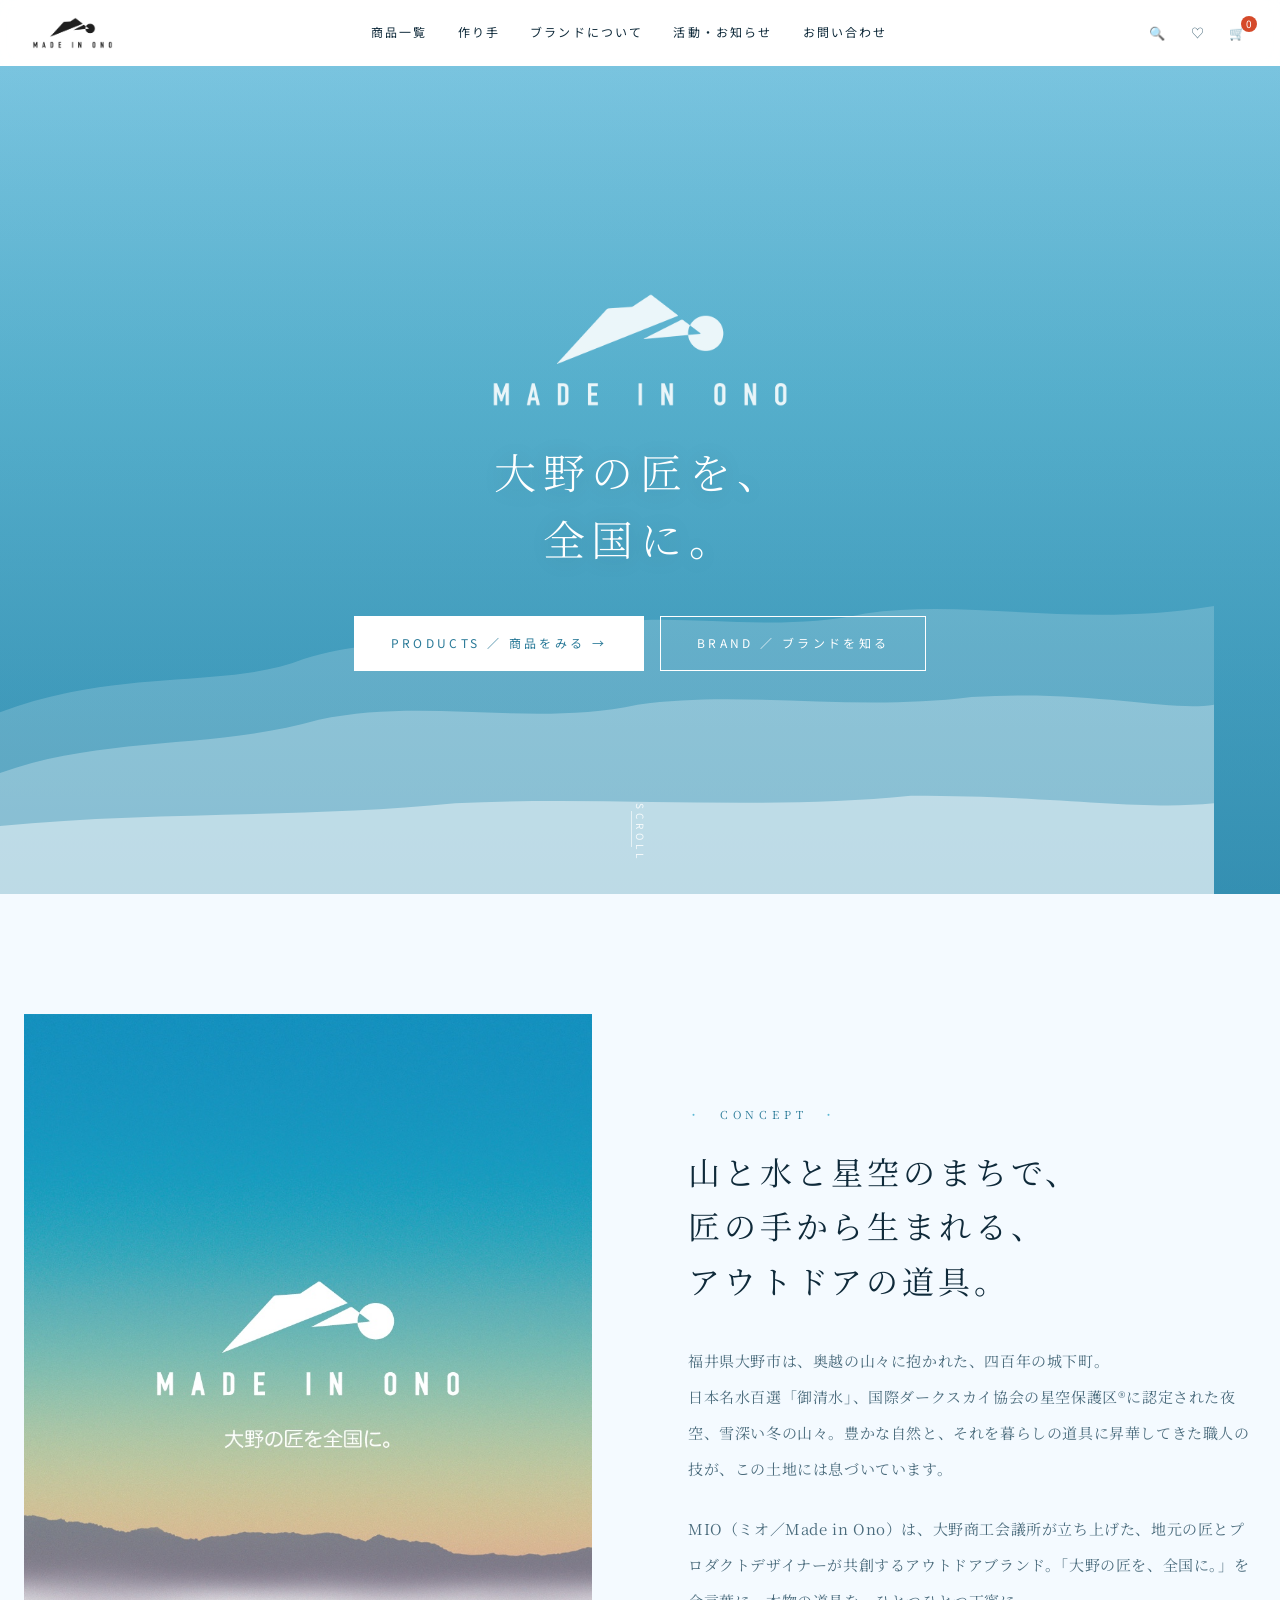
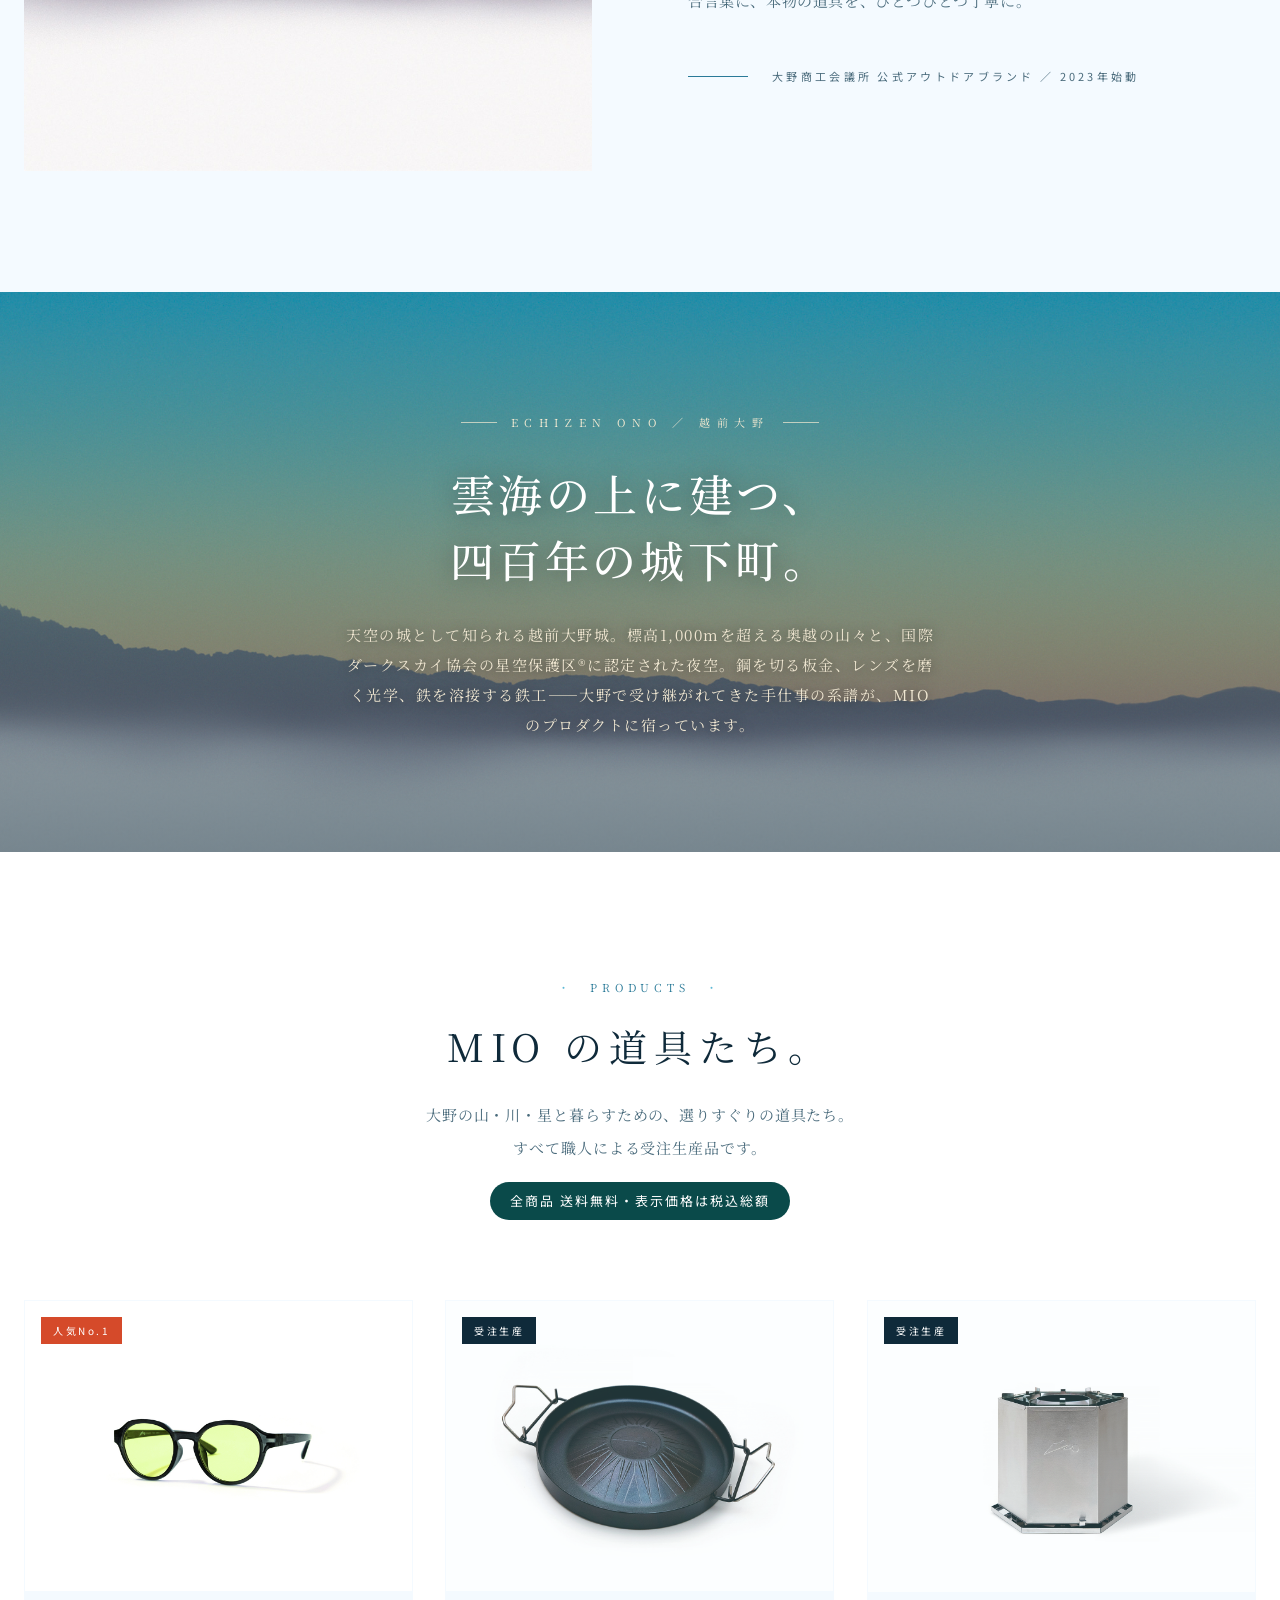
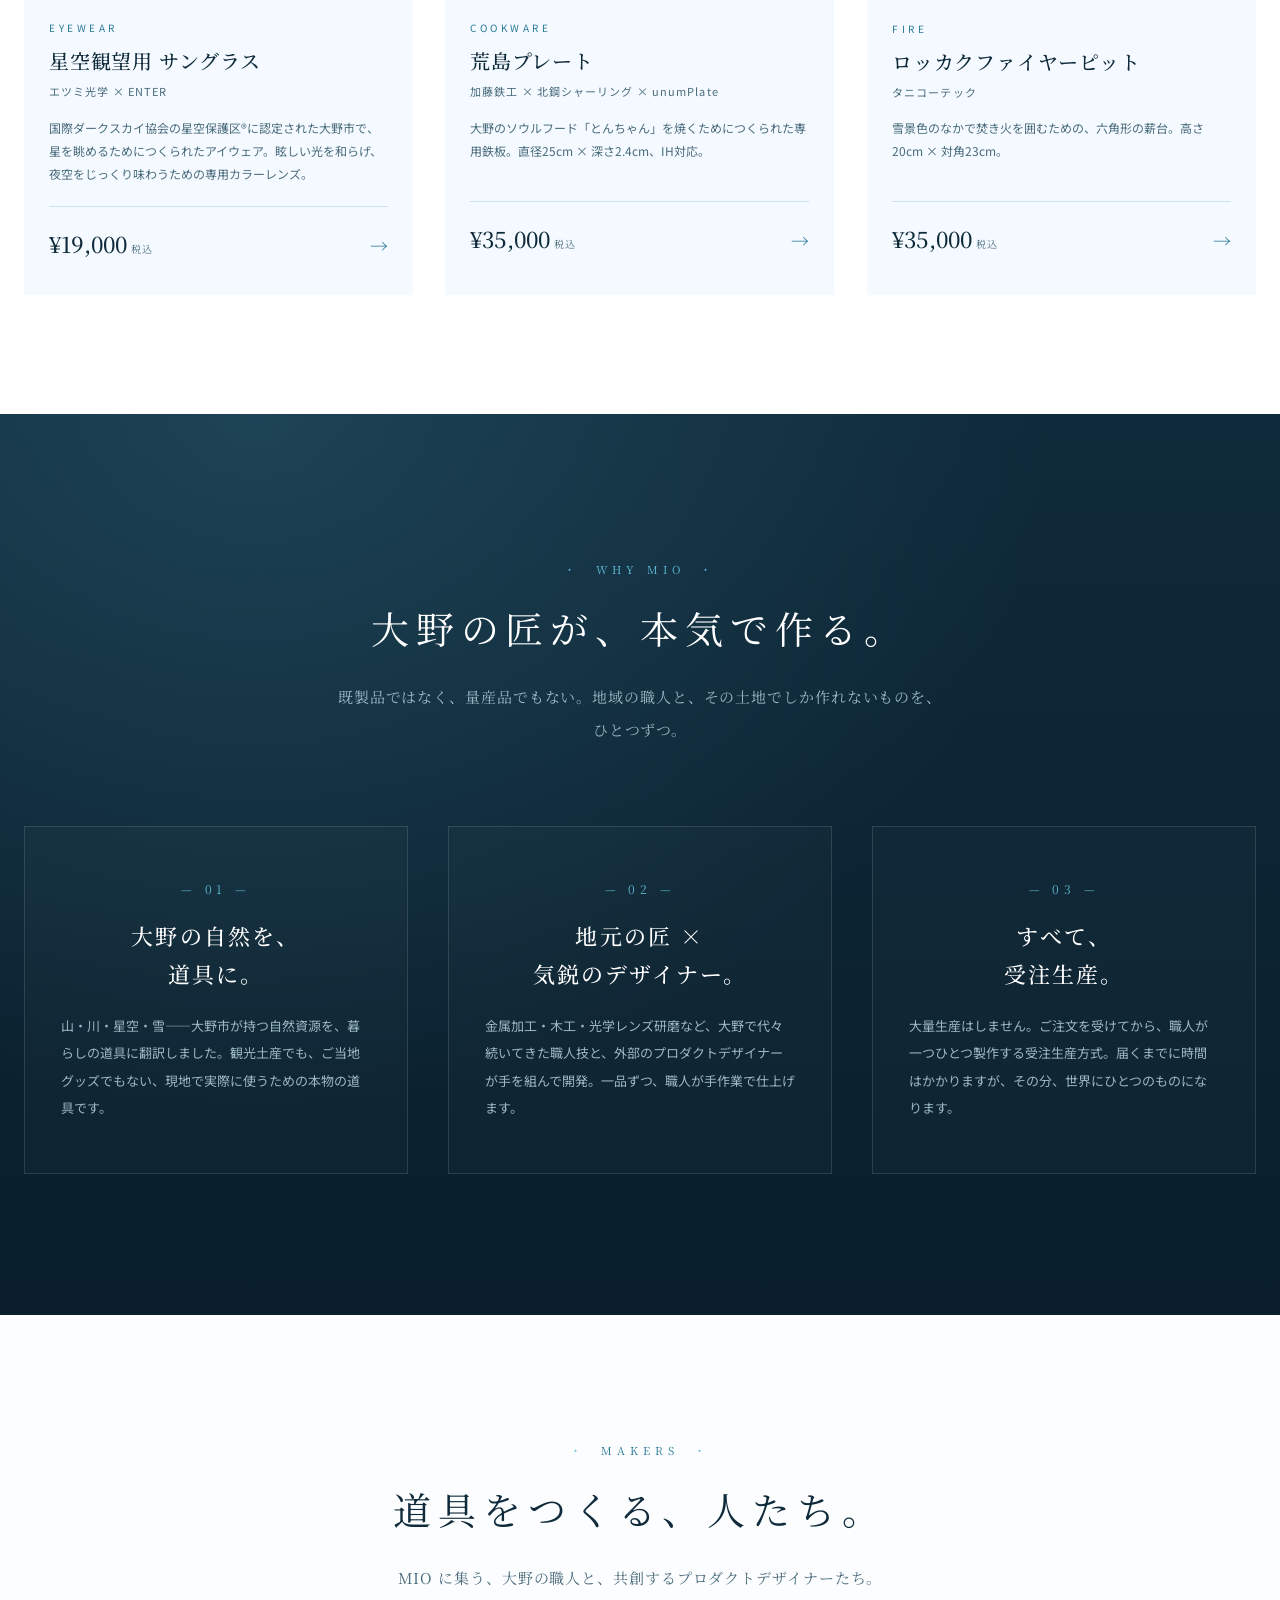
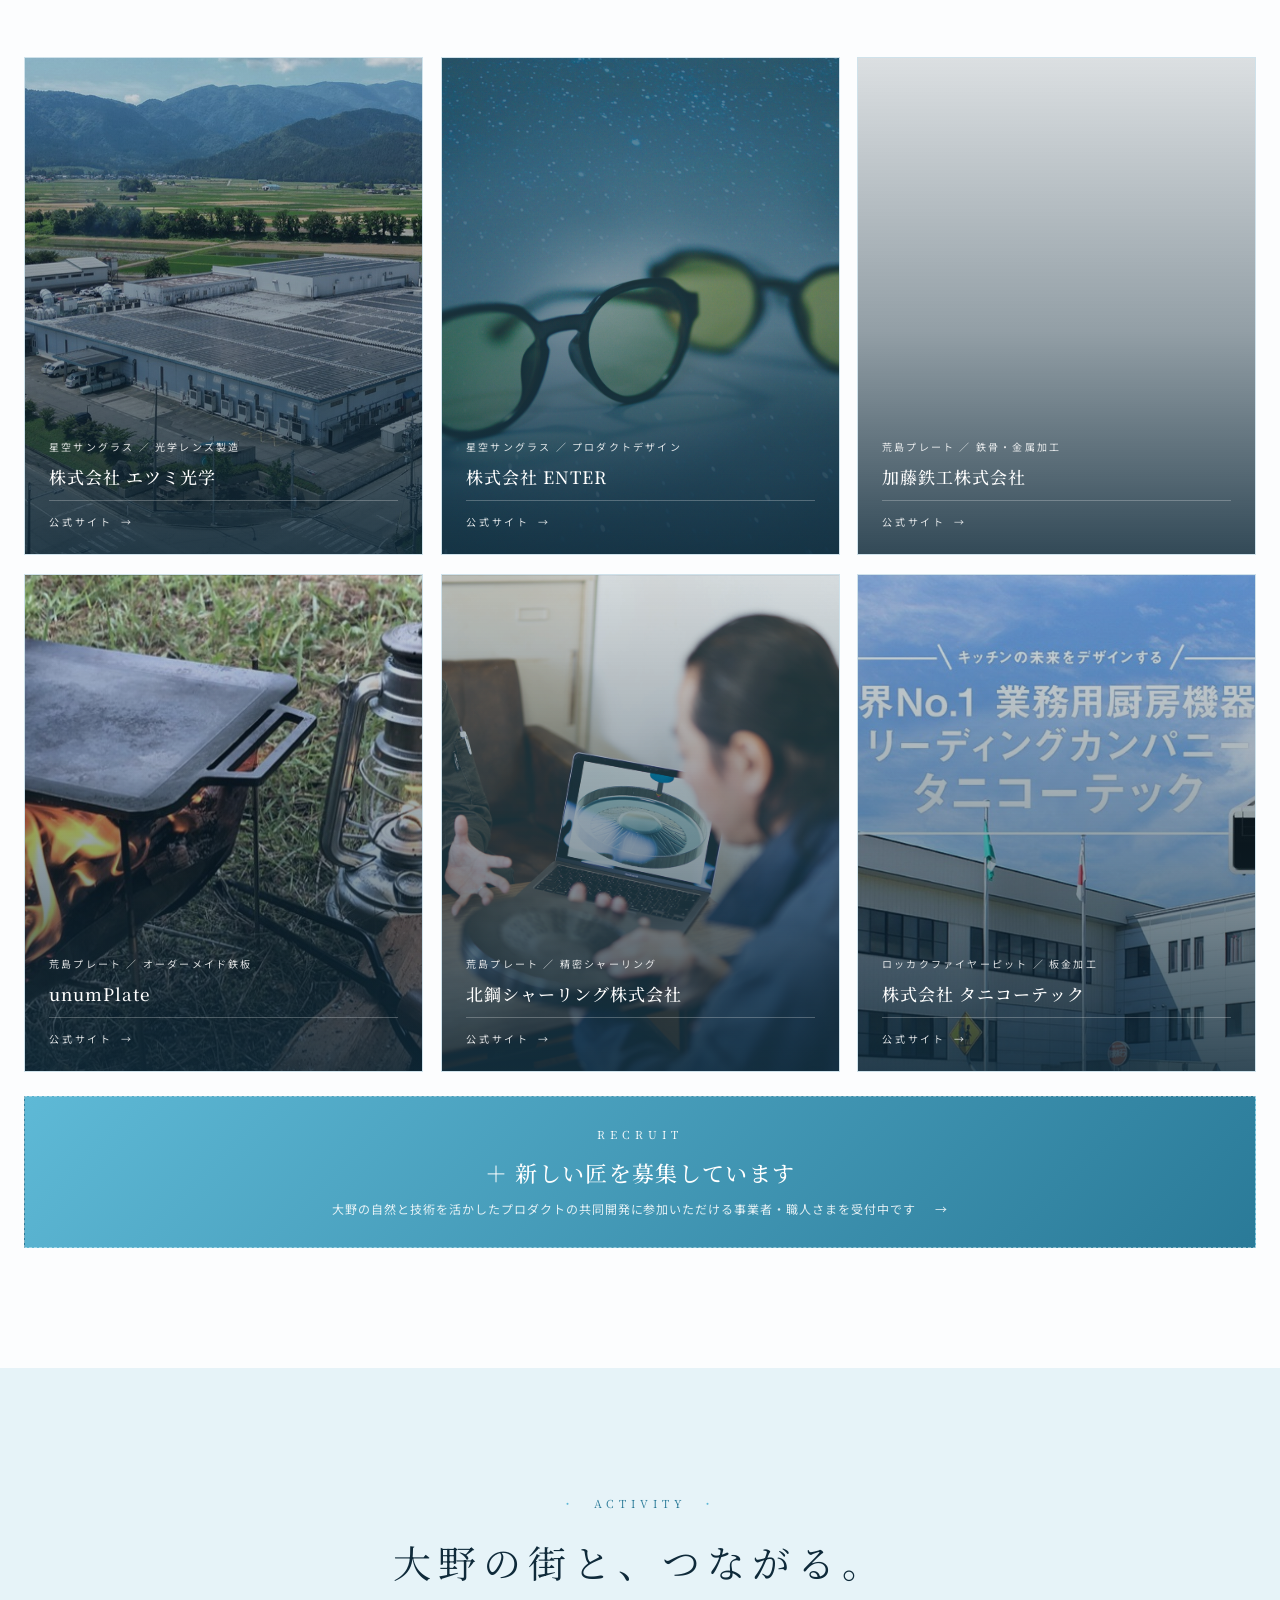
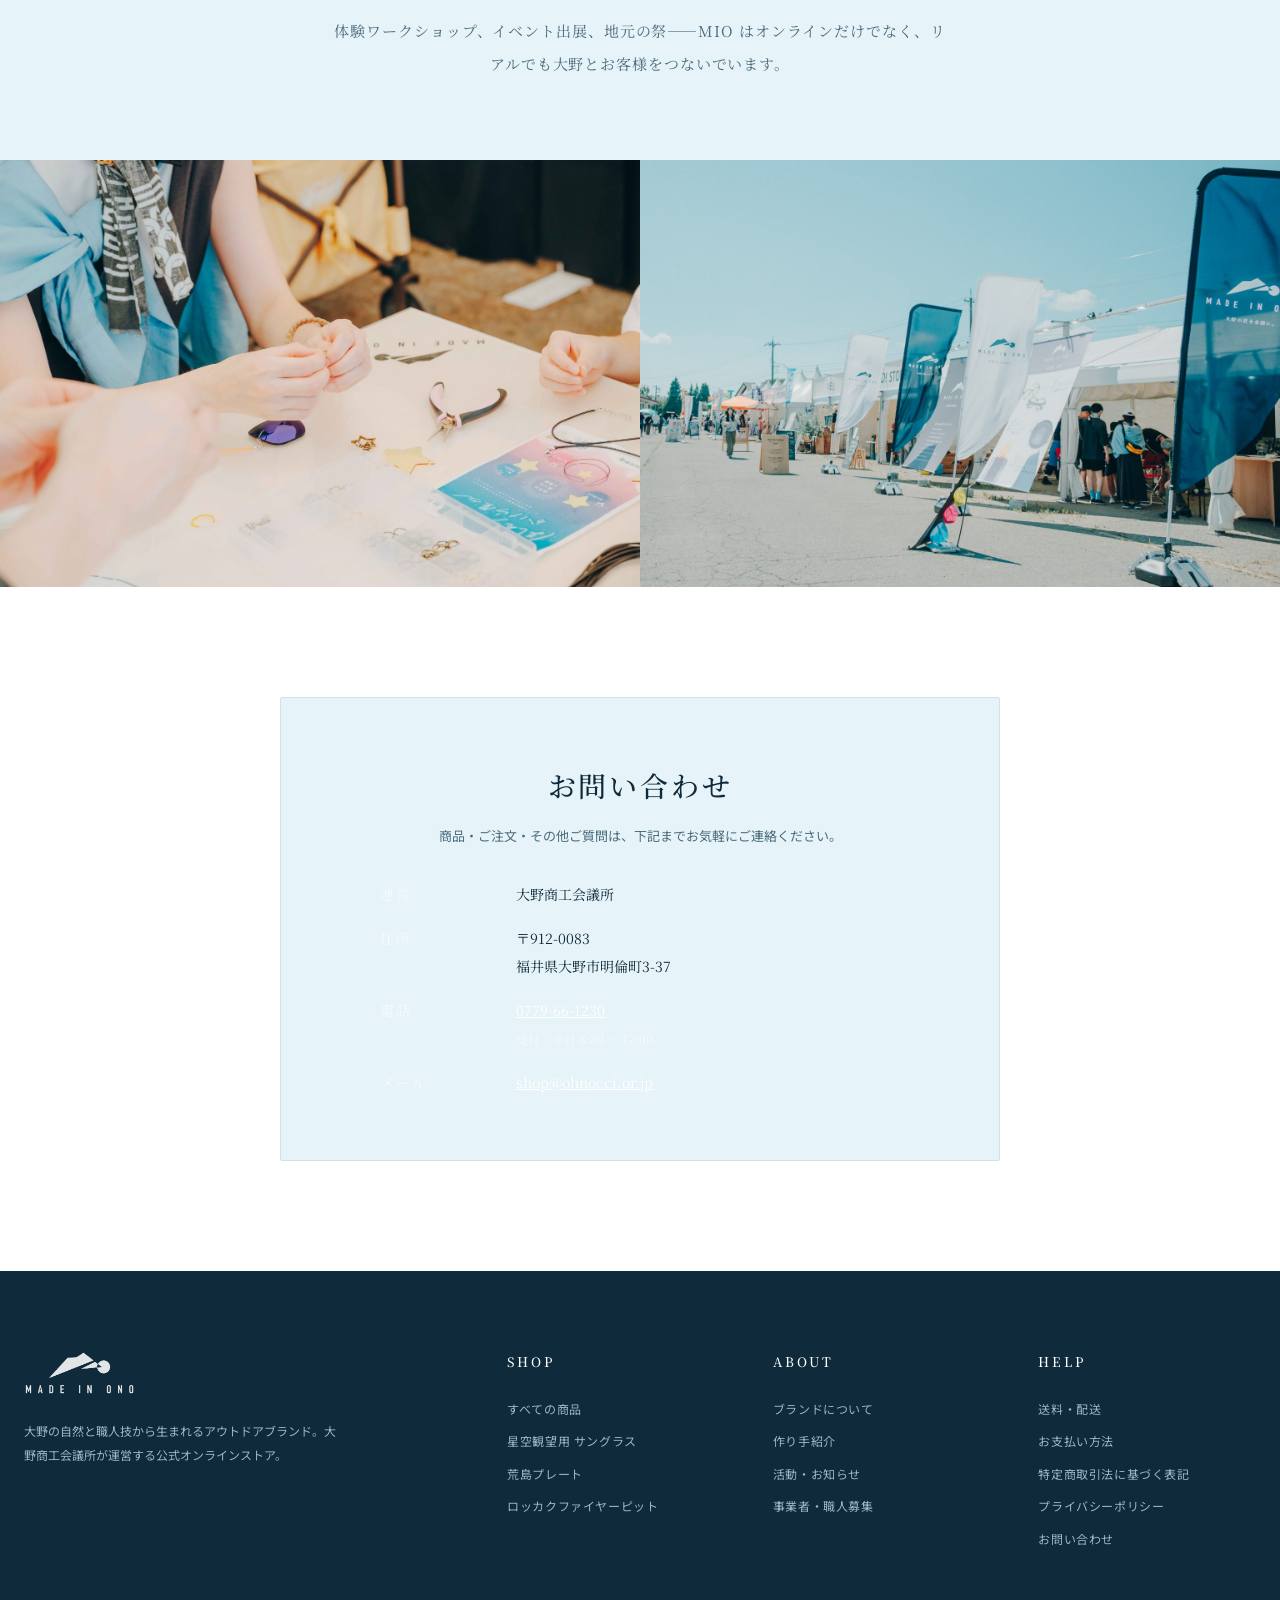
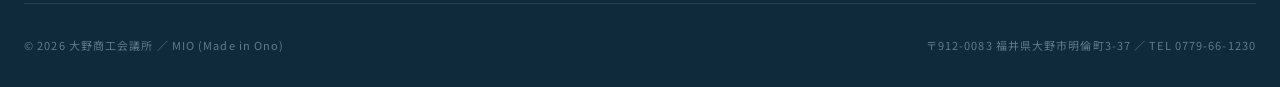
<file: index.html>
<!DOCTYPE html>
<html lang="ja">
<head>
<meta charset="UTF-8">
<meta name="viewport" content="width=device-width,initial-scale=1">
<title>MIO ／ Made in Ono｜大野の匠を全国に。</title>
<meta name="description" content="福井県大野市の職人が生み出す、星空・鉄・水のプロダクト。MIO ／ Made in Ono">
<meta property="og:type" content="website">
<meta property="og:title" content="MIO ／ Made in Ono｜大野の匠を全国に。">
<meta property="og:description" content="福井県大野市の職人が生み出す、星空・鉄・水のプロダクト。MIO ／ Made in Ono">
<meta property="og:url" content="https://mio-ono.jp/">
<meta property="og:image" content="https://mio-ono.jp/assets/img/ogp.jpg">
<meta property="og:site_name" content="MIO ／ Made in Ono">
<meta property="og:locale" content="ja_JP">
<meta name="twitter:card" content="summary_large_image">
<link rel="icon" href="/favicon.ico" sizes="any">
<link rel="icon" type="image/png" href="/favicon.png">
<link rel="apple-touch-icon" href="/apple-touch-icon.png">
<link rel="preconnect" href="https://fonts.googleapis.com">
<link rel="preconnect" href="https://fonts.gstatic.com" crossorigin>
<link href="https://fonts.googleapis.com/css2?family=Noto+Sans+JP:wght@300;400;500;700&family=Noto+Serif+JP:wght@300;400;500;600&display=swap" rel="stylesheet">
<link rel="stylesheet" href="assets/style.css">
<script src="assets/data.js" defer></script>
<script src="assets/motion.js" defer></script>
</head>
<body>

<!-- ===== Nav ===== -->
<nav class="nav">
  <div class="nav-inner">
    <a href="index.html" class="brand">
      <img class="brand-logo" src="assets/img/logo-mio-black.png" alt="MIO ／ Made in Ono">
    </a>
    <div class="nav-links">
      <a href="products.html">商品一覧</a>
      <a href="index.html#makers">作り手</a>
      <a href="about.html">ブランドについて</a>
      <a href="index.html#activity">活動・お知らせ</a>
      <a href="index.html#contact">お問い合わせ</a>
    </div>
    <div class="nav-cta">
      <span class="icon">🔍</span>
      <span class="icon">♡</span>
      <span class="icon cart-badge">🛒</span>
    </div>
  </div>
</nav>

<!-- ===== Hero ===== -->
<header class="hero">
  <svg class="hero-mountains" viewBox="0 0 1600 600" preserveAspectRatio="none" aria-hidden="true">
    <path d="M0,600 L0,360 C160,300 300,330 400,290 C520,250 620,290 760,250 C880,220 1000,260 1140,230 C1280,210 1420,250 1600,220 L1600,600 Z" fill="rgba(255,255,255,.18)"/>
    <path d="M0,600 L0,440 C140,390 280,410 420,370 C560,340 700,380 840,350 C980,330 1120,360 1280,340 C1440,330 1540,360 1600,350 L1600,600 Z" fill="rgba(255,255,255,.28)"/>
    <path d="M0,600 L0,510 C200,490 400,500 600,480 C800,470 1000,490 1200,470 C1400,470 1500,490 1600,480 L1600,600 Z" fill="rgba(255,255,255,.45)"/>
  </svg>
  <div class="hero-inner">
    <img class="hero-logo" src="assets/img/logo-mio-white.png" alt="MIO ／ Made in Ono">
    <h1 class="hero-lead">大野の匠を、<br>全国に。</h1>
    <div class="hero-cta">
      <a href="products.html" class="btn btn-fill">PRODUCTS ／ 商品をみる →</a>
      <a href="about.html" class="btn">BRAND ／ ブランドを知る</a>
    </div>
  </div>
  <div class="hero-scroll">SCROLL</div>
</header>

<!-- ===== Concept ===== -->
<section class="concept">
  <div class="wrap concept-grid">
    <div class="concept-visual">
      <img src="assets/img/brochure.jpg" alt="MIO Made in Ono ブランドビジュアル">
    </div>
    <div class="concept-text">
      <div class="section-eyebrow">CONCEPT</div>
      <h2>山と水と星空のまちで、<br>匠の手から生まれる、<br>アウトドアの道具。</h2>
      <p>
        福井県大野市は、奥越の山々に抱かれた、四百年の城下町。<br>
        日本名水百選「御清水」、国際ダークスカイ協会の星空保護区®に認定された夜空、雪深い冬の山々。豊かな自然と、それを暮らしの道具に昇華してきた職人の技が、この土地には息づいています。
      </p>
      <p>
        MIO（ミオ／Made in Ono）は、大野商工会議所が立ち上げた、地元の匠とプロダクトデザイナーが共創するアウトドアブランド。「大野の匠を、全国に。」を合言葉に、本物の道具を、ひとつひとつ丁寧に。
      </p>
      <div class="concept-sign">大野商工会議所 公式アウトドアブランド ／ 2023年始動</div>
    </div>
  </div>
</section>

<!-- ===== Cloud Band (Echizen-Ono 天空の城) ===== -->
<section class="cloud-band" aria-label="越前大野 雲海">
  <div class="cloud-band-img" style="background-image:url(assets/img/products/brand/hero-clouds.jpg)"></div>
  <div class="cloud-band-overlay"></div>
  <div class="cloud-band-content">
    <div class="cloud-band-eyebrow">ECHIZEN ONO ／ 越前大野</div>
    <h2 class="cloud-band-title">雲海の上に建つ、<br>四百年の城下町。</h2>
    <p class="cloud-band-lead">天空の城として知られる越前大野城。標高1,000mを超える奥越の山々と、国際ダークスカイ協会の星空保護区®に認定された夜空。鋼を切る板金、レンズを磨く光学、鉄を溶接する鉄工——大野で受け継がれてきた手仕事の系譜が、MIO のプロダクトに宿っています。</p>
  </div>
</section>

<!-- ===== Products ===== -->
<section class="products" id="products">
  <div class="wrap">
    <div class="section-head">
      <span class="section-eyebrow">PRODUCTS</span>
      <h2 class="section-title">MIO の道具たち。</h2>
      <p class="section-lead">大野の山・川・星と暮らすための、選りすぐりの道具たち。<br>すべて職人による受注生産品です。</p>
      <p style="display:inline-block;margin-top:18px;padding:8px 20px;background:#0a4a4a;color:#fff;font-size:13px;letter-spacing:.15em;border-radius:24px">全商品 送料無料・表示価格は税込総額</p>
    </div>

    <div class="prod-row" data-mio-render="product-list"></div>
  </div>
</section>

<!-- ===== Story / 3 pillars ===== -->
<section class="story">
  <div class="wrap">
    <div class="section-head">
      <span class="section-eyebrow">WHY MIO</span>
      <h2 class="section-title">大野の匠が、本気で作る。</h2>
      <p class="section-lead">既製品ではなく、量産品でもない。地域の職人と、その土地でしか作れないものを、ひとつずつ。</p>
    </div>
    <div class="story-grid">
      <div class="story-card">
        <div class="story-num">— 01 —</div>
        <h3>大野の自然を、<br>道具に。</h3>
        <p>山・川・星空・雪——大野市が持つ自然資源を、暮らしの道具に翻訳しました。観光土産でも、ご当地グッズでもない、現地で実際に使うための本物の道具です。</p>
      </div>
      <div class="story-card">
        <div class="story-num">— 02 —</div>
        <h3>地元の匠 × <br>気鋭のデザイナー。</h3>
        <p>金属加工・木工・光学レンズ研磨など、大野で代々続いてきた職人技と、外部のプロダクトデザイナーが手を組んで開発。一品ずつ、職人が手作業で仕上げます。</p>
      </div>
      <div class="story-card">
        <div class="story-num">— 03 —</div>
        <h3>すべて、<br>受注生産。</h3>
        <p>大量生産はしません。ご注文を受けてから、職人が一つひとつ製作する受注生産方式。届くまでに時間はかかりますが、その分、世界にひとつのものになります。</p>
      </div>
    </div>
  </div>
</section>

<!-- ===== Makers ===== -->
<section class="makers" id="makers">
  <div class="wrap">
    <div class="section-head">
      <span class="section-eyebrow">MAKERS</span>
      <h2 class="section-title">道具をつくる、人たち。</h2>
      <p class="section-lead">MIO に集う、大野の職人と、共創するプロダクトデザイナーたち。</p>
    </div>
    <div class="maker-row">
      <a href="https://etsumi-opt.co.jp/" target="_blank" rel="noopener" class="maker maker-rich">
        <div class="maker-bg" style="background-image:url(assets/img/makers/etsumi.jpg)"></div>
        <div class="maker-overlay"></div>
        <div class="maker-content">
          <div class="maker-role">星空サングラス ／ 光学レンズ製造</div>
          <div class="maker-name">株式会社 エツミ光学</div>
          <div class="maker-link">公式サイト <span>→</span></div>
        </div>
      </a>

      <a href="http://enter-the.com/" target="_blank" rel="noopener" class="maker maker-rich">
        <div class="maker-bg" style="background-image:url(assets/img/products/sunglasses/hero-stars.jpg)"></div>
        <div class="maker-overlay"></div>
        <div class="maker-content">
          <div class="maker-role">星空サングラス ／ プロダクトデザイン</div>
          <div class="maker-name">株式会社 ENTER</div>
          <div class="maker-link">公式サイト <span>→</span></div>
        </div>
      </a>

      <a href="https://kato-tk.netlify.app/" target="_blank" rel="noopener" class="maker maker-rich">
        <div class="maker-bg" style="background-image:url(https://kato-tk.netlify.app/assets/web/hero-1600.webp)"></div>
        <div class="maker-overlay"></div>
        <div class="maker-content">
          <div class="maker-role">荒島プレート ／ 鉄骨・金属加工</div>
          <div class="maker-name">加藤鉄工株式会社</div>
          <div class="maker-link">公式サイト <span>→</span></div>
        </div>
      </a>

      <a href="https://unumplate.jp/" target="_blank" rel="noopener" class="maker maker-rich">
        <div class="maker-bg" style="background-image:url(assets/img/makers/unumplate.jpg)"></div>
        <div class="maker-overlay"></div>
        <div class="maker-content">
          <div class="maker-role">荒島プレート ／ オーダーメイド鉄板</div>
          <div class="maker-name">unumPlate</div>
          <div class="maker-link">公式サイト <span>→</span></div>
        </div>
      </a>

      <a href="https://hokkou-s.com/" target="_blank" rel="noopener" class="maker maker-rich">
        <div class="maker-bg" style="background-image:url(assets/img/products/teppan/maker-01-hokkoh-meeting.jpg)"></div>
        <div class="maker-overlay"></div>
        <div class="maker-content">
          <div class="maker-role">荒島プレート ／ 精密シャーリング</div>
          <div class="maker-name">北鋼シャーリング株式会社</div>
          <div class="maker-link">公式サイト <span>→</span></div>
        </div>
      </a>

      <a href="https://www.tanico.com/" target="_blank" rel="noopener" class="maker maker-rich">
        <div class="maker-bg" style="background-image:url(assets/img/makers/tanico.jpg)"></div>
        <div class="maker-overlay"></div>
        <div class="maker-content">
          <div class="maker-role">ロッカクファイヤーピット ／ 板金加工</div>
          <div class="maker-name">株式会社 タニコーテック</div>
          <div class="maker-link">公式サイト <span>→</span></div>
        </div>
      </a>
    </div>

    <a href="#contact" class="makers-recruit">
      <div class="makers-recruit-eyebrow">RECRUIT</div>
      <div class="makers-recruit-title">＋ 新しい匠を募集しています</div>
      <div class="makers-recruit-sub">大野の自然と技術を活かしたプロダクトの共同開発に参加いただける事業者・職人さまを受付中です　<span>→</span></div>
    </a>
  </div>
</section>

<!-- ===== Activity / Festival ===== -->
<section class="activity" id="activity">
  <div class="wrap">
    <div class="section-head">
      <span class="section-eyebrow">ACTIVITY</span>
      <h2 class="section-title">大野の街と、つながる。</h2>
      <p class="section-lead">体験ワークショップ、イベント出展、地元の祭——MIO はオンラインだけでなく、リアルでも大野とお客様をつないでいます。</p>
    </div>
  </div>
  <div class="activity-strip">
    <div><img src="assets/img/mio-festival.jpg" alt="MIO イベント出展"></div>
    <div><img src="assets/img/mio-festival2.jpg" alt="MIO ワークショップ"></div>
  </div>
</section>

<!-- ===== Contact ===== -->
<section class="news" id="contact">
  <div class="news-box">
    <h2>お問い合わせ</h2>
    <p>商品・ご注文・その他ご質問は、下記までお気軽にご連絡ください。</p>
    <div style="max-width:520px;margin:32px auto 0;text-align:left;font-family:var(--serif);line-height:2">
      <div style="display:grid;grid-template-columns:120px 1fr;gap:16px;font-size:14px">
        <div style="color:rgba(255,255,255,.65);letter-spacing:.15em">運営</div>
        <div>大野商工会議所</div>
        <div style="color:rgba(255,255,255,.65);letter-spacing:.15em">住所</div>
        <div>〒912-0083<br>福井県大野市明倫町3-37</div>
        <div style="color:rgba(255,255,255,.65);letter-spacing:.15em">電話</div>
        <div><a href="tel:0779661230" style="color:#fff;text-decoration:underline">0779-66-1230</a><br><span style="font-size:12px;color:rgba(255,255,255,.6)">受付：平日 8:30 〜 17:00</span></div>
        <div style="color:rgba(255,255,255,.65);letter-spacing:.15em">メール</div>
        <div><a href="mailto:shop@ohnocci.or.jp" style="color:#fff;text-decoration:underline">shop@ohnocci.or.jp</a></div>
      </div>
    </div>
  </div>
</section>

<!-- ===== Footer ===== -->
<footer>
  <div class="foot-inner">
    <div class="foot-brand">
      <img class="brand-logo" src="assets/img/logo-mio-white.png" alt="MIO ／ Made in Ono">
      <p>大野の自然と職人技から生まれるアウトドアブランド。大野商工会議所が運営する公式オンラインストア。</p>
    </div>
    <div class="foot-col" data-mio-render="shop-links">
      <h4>SHOP</h4>
    </div>
    <div class="foot-col">
      <h4>ABOUT</h4>
      <a href="about.html">ブランドについて</a>
      <a href="index.html#makers">作り手紹介</a>
      <a href="index.html#activity">活動・お知らせ</a>
      <a href="#">事業者・職人募集</a>
    </div>
    <div class="foot-col">
      <h4>HELP</h4>
      <a href="shipping.html">送料・配送</a>
      <a href="shipping.html#payment">お支払い方法</a>
      <a href="tokutei.html">特定商取引法に基づく表記</a>
      <a href="privacy.html">プライバシーポリシー</a>
      <a href="index.html#contact">お問い合わせ</a>
    </div>
  </div>
  <div class="foot-bottom">
    <span>© 2026 大野商工会議所 ／ MIO (Made in Ono)</span>
    <span>〒912-0083 福井県大野市明倫町3-37 ／ TEL 0779-66-1230</span>
  </div>
</footer>

</body>
</html>
</file>
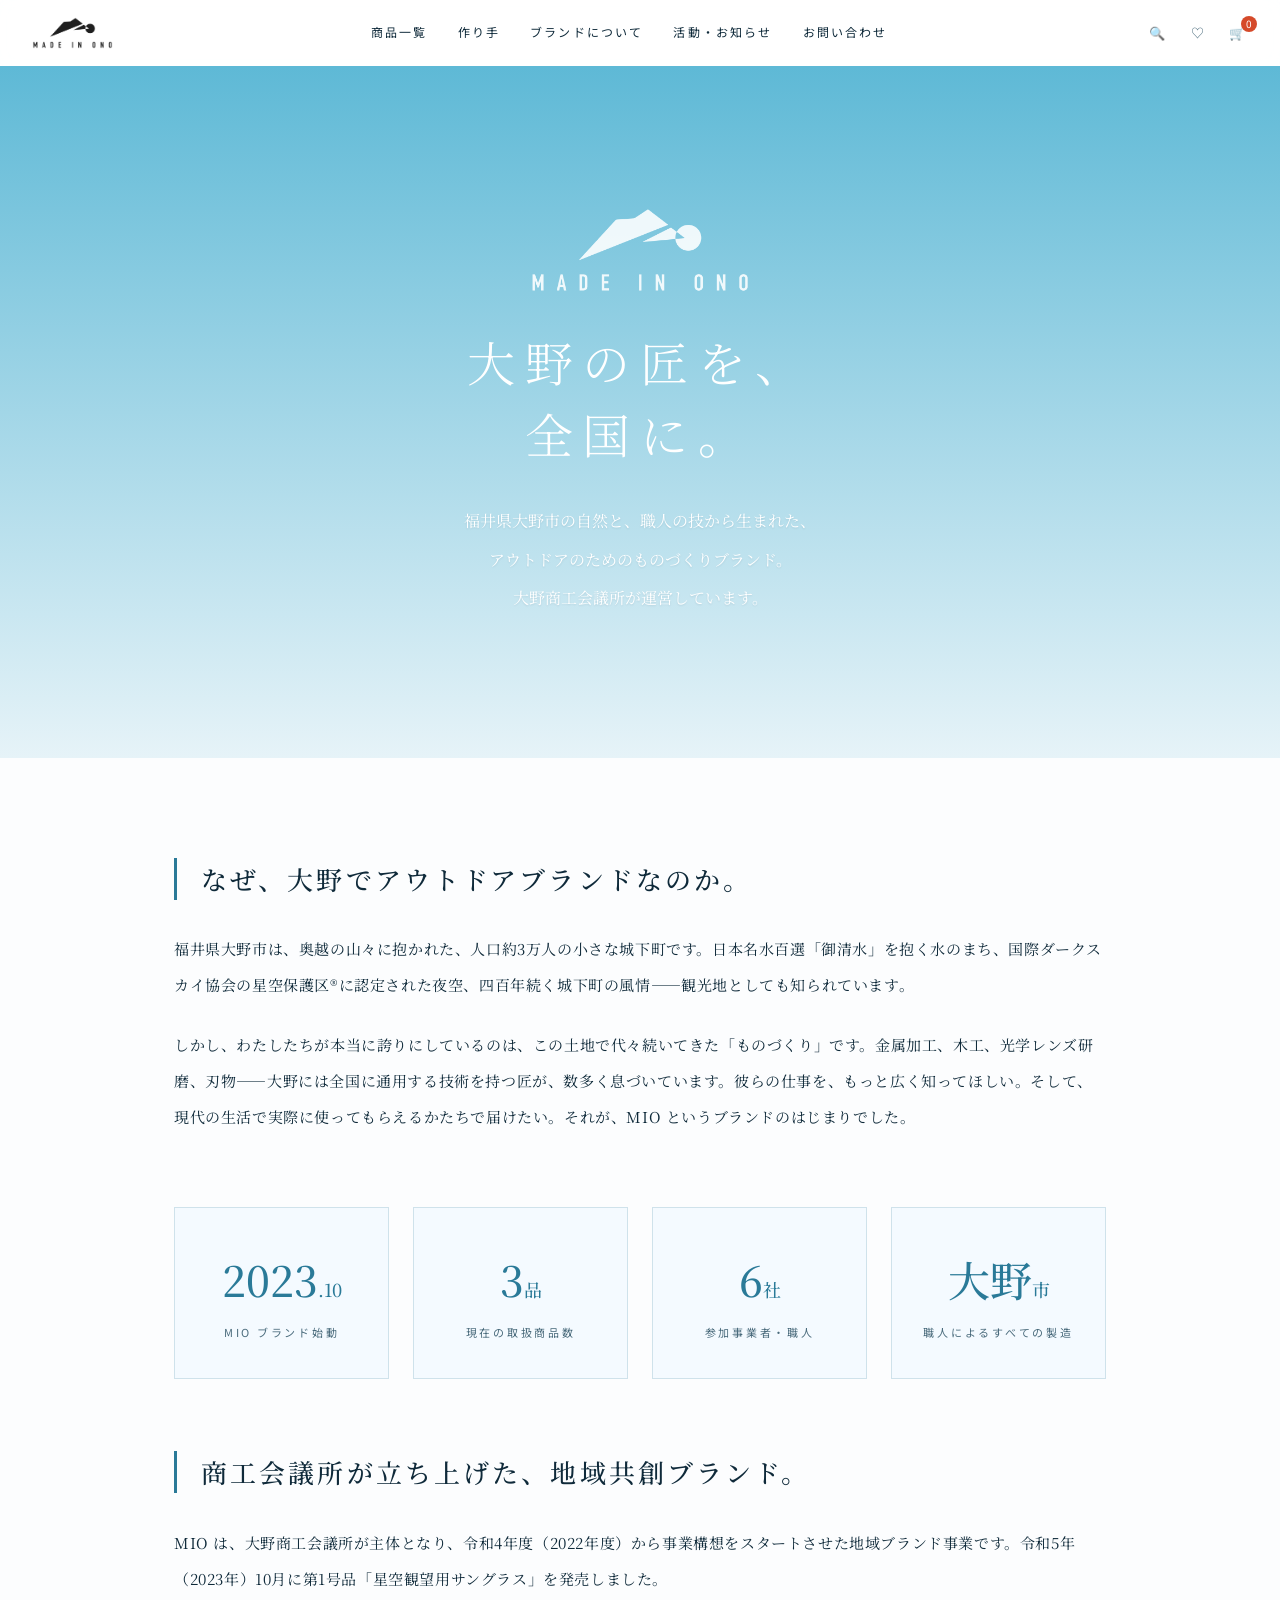
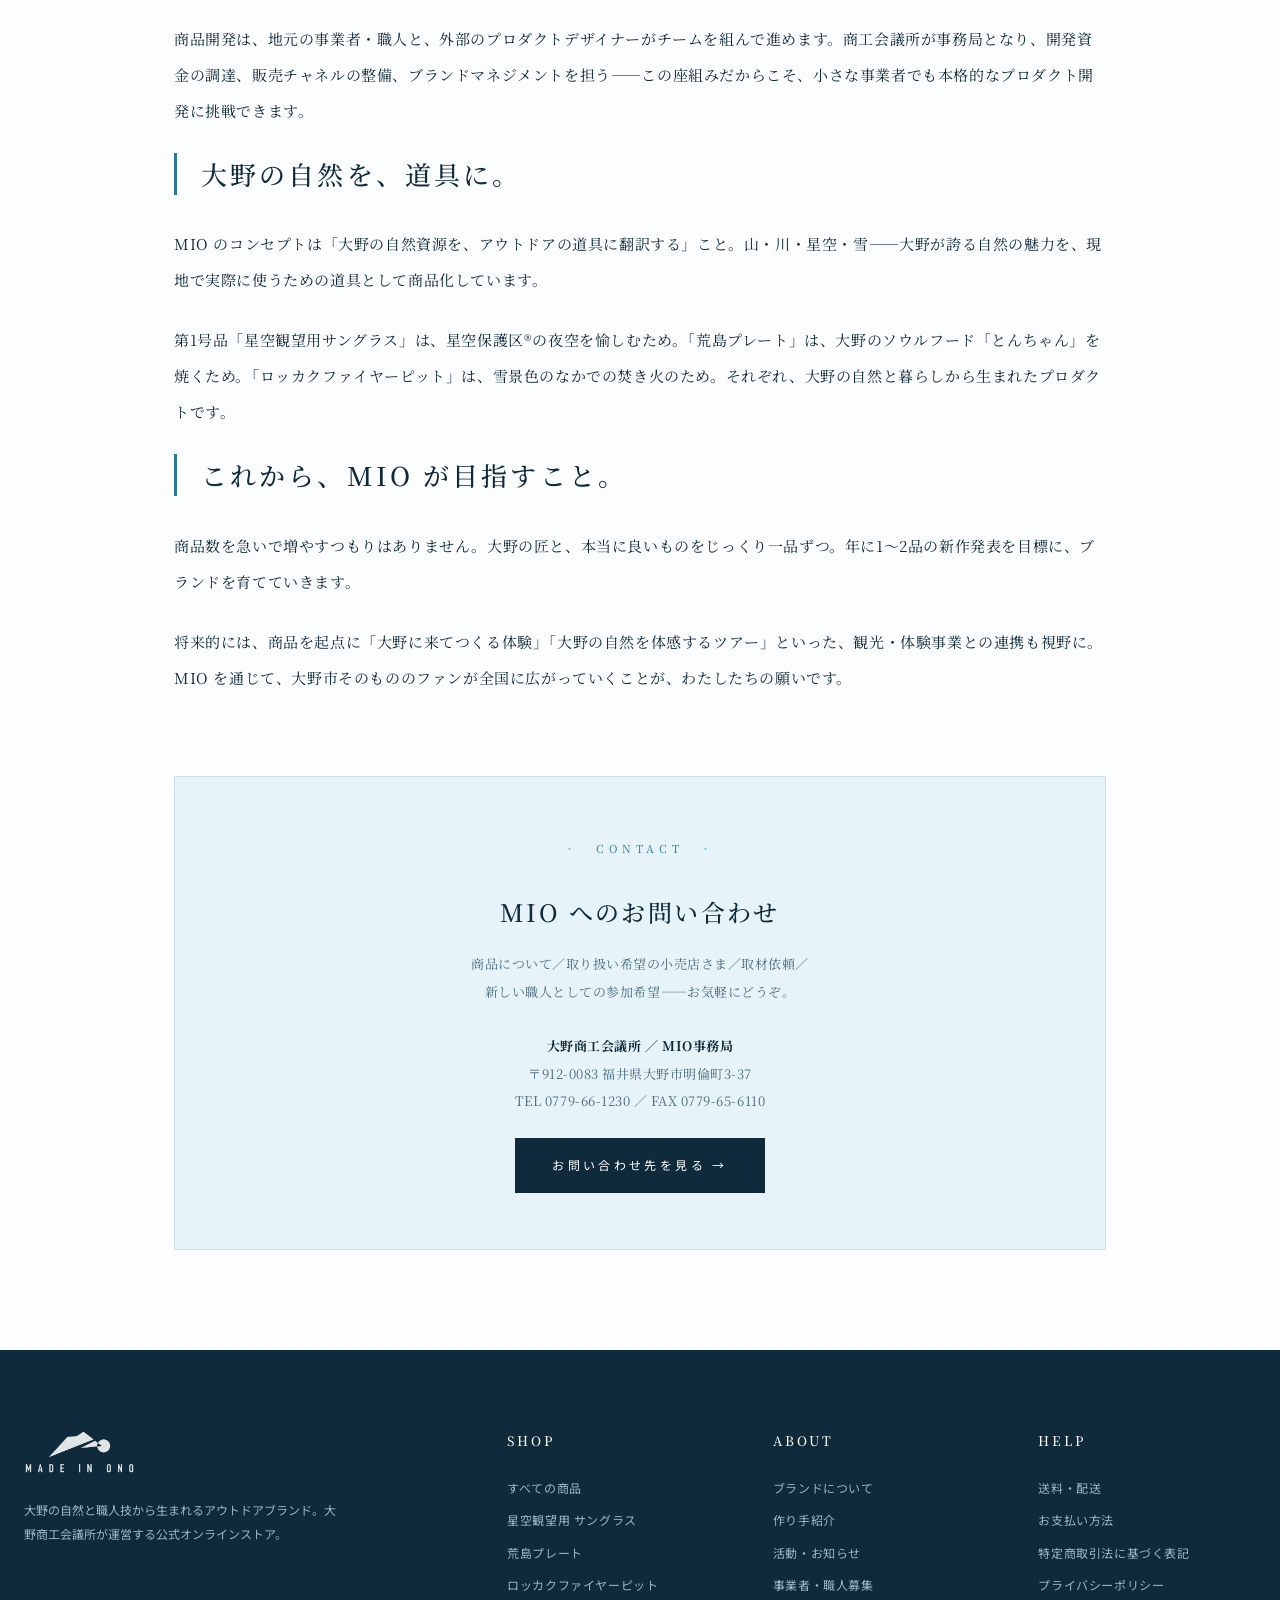
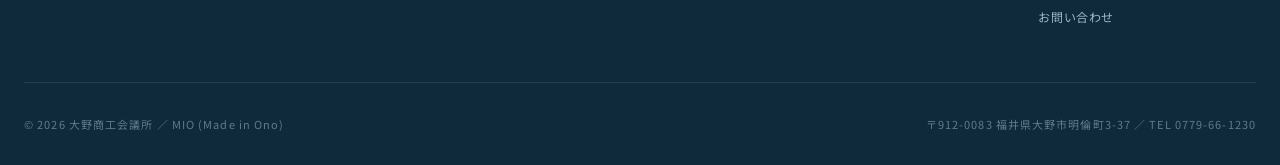
<file: about.html>
<!DOCTYPE html>
<html lang="ja">
<head>
<meta charset="UTF-8">
<meta name="viewport" content="width=device-width,initial-scale=1">
<title>ブランドについて ／ MIO Made in Ono</title>
<meta name="description" content="MIO ／ Made in Ono ブランドについて — 大野商工会議所が届ける、地域の技と美">
<meta property="og:type" content="website">
<meta property="og:title" content="MIO ブランドについて">
<meta property="og:description" content="MIO ／ Made in Ono ブランドについて — 大野商工会議所が届ける、地域の技と美">
<meta property="og:url" content="https://mio-ono.jp/about.html">
<meta property="og:image" content="https://mio-ono.jp/assets/img/ogp.jpg">
<meta property="og:site_name" content="MIO ／ Made in Ono">
<meta property="og:locale" content="ja_JP">
<meta name="twitter:card" content="summary_large_image">
<link rel="icon" href="/favicon.ico" sizes="any">
<link rel="icon" type="image/png" href="/favicon.png">
<link rel="apple-touch-icon" href="/apple-touch-icon.png">
<link rel="preconnect" href="https://fonts.googleapis.com">
<link rel="preconnect" href="https://fonts.gstatic.com" crossorigin>
<link href="https://fonts.googleapis.com/css2?family=Noto+Sans+JP:wght@300;400;500;700&family=Noto+Serif+JP:wght@300;400;500;600&display=swap" rel="stylesheet">
<link rel="stylesheet" href="assets/style.css">
<script src="assets/data.js" defer></script>
<script src="assets/motion.js" defer></script>
</head>
<body>

<nav class="nav">
  <div class="nav-inner">
    <a href="index.html" class="brand">
      <img class="brand-logo" src="assets/img/logo-mio-black.png" alt="MIO ／ Made in Ono">
    </a>
    <div class="nav-links">
      <a href="products.html">商品一覧</a>
      <a href="index.html#makers">作り手</a>
      <a href="about.html">ブランドについて</a>
      <a href="index.html#activity">活動・お知らせ</a>
      <a href="index.html#contact">お問い合わせ</a>
    </div>
    <div class="nav-cta">
      <span class="icon">🔍</span>
      <span class="icon">♡</span>
      <span class="icon cart-badge">🛒</span>
    </div>
  </div>
</nav>

<section class="about-hero">
  <img class="hero-logo" src="assets/img/logo-mio-white.png" alt="MIO ／ Made in Ono" style="height:88px;width:auto;margin:0 auto 32px;display:block">

  <h1>大野の匠を、<br>全国に。</h1>
  <p>福井県大野市の自然と、職人の技から生まれた、<br>アウトドアのためのものづくりブランド。<br>大野商工会議所が運営しています。</p>
</section>

<div class="about-sec">
  <h2>なぜ、大野でアウトドアブランドなのか。</h2>
  <p>福井県大野市は、奥越の山々に抱かれた、人口約3万人の小さな城下町です。日本名水百選「御清水」を抱く水のまち、国際ダークスカイ協会の星空保護区®に認定された夜空、四百年続く城下町の風情——観光地としても知られています。</p>
  <p>しかし、わたしたちが本当に誇りにしているのは、この土地で代々続いてきた「ものづくり」です。金属加工、木工、光学レンズ研磨、刃物——大野には全国に通用する技術を持つ匠が、数多く息づいています。彼らの仕事を、もっと広く知ってほしい。そして、現代の生活で実際に使ってもらえるかたちで届けたい。それが、MIO というブランドのはじまりでした。</p>

  <div class="about-stats">
    <div class="stat"><div class="stat-num">2023<span style="font-size:18px">.10</span></div><div class="stat-label">MIO ブランド始動</div></div>
    <div class="stat"><div class="stat-num">3<span style="font-size:18px">品</span></div><div class="stat-label">現在の取扱商品数</div></div>
    <div class="stat"><div class="stat-num">6<span style="font-size:18px">社</span></div><div class="stat-label">参加事業者・職人</div></div>
    <div class="stat"><div class="stat-num">大野<span style="font-size:18px">市</span></div><div class="stat-label">職人によるすべての製造</div></div>
  </div>

  <h2>商工会議所が立ち上げた、地域共創ブランド。</h2>
  <p>MIO は、大野商工会議所が主体となり、令和4年度（2022年度）から事業構想をスタートさせた地域ブランド事業です。令和5年（2023年）10月に第1号品「星空観望用サングラス」を発売しました。</p>
  <p>商品開発は、地元の事業者・職人と、外部のプロダクトデザイナーがチームを組んで進めます。商工会議所が事務局となり、開発資金の調達、販売チャネルの整備、ブランドマネジメントを担う——この座組みだからこそ、小さな事業者でも本格的なプロダクト開発に挑戦できます。</p>

  <h2>大野の自然を、道具に。</h2>
  <p>MIO のコンセプトは「大野の自然資源を、アウトドアの道具に翻訳する」こと。山・川・星空・雪——大野が誇る自然の魅力を、現地で実際に使うための道具として商品化しています。</p>
  <p>第1号品「星空観望用サングラス」は、星空保護区®の夜空を愉しむため。「荒島プレート」は、大野のソウルフード「とんちゃん」を焼くため。「ロッカクファイヤーピット」は、雪景色のなかでの焚き火のため。それぞれ、大野の自然と暮らしから生まれたプロダクトです。</p>

  <h2>これから、MIO が目指すこと。</h2>
  <p>商品数を急いで増やすつもりはありません。大野の匠と、本当に良いものをじっくり一品ずつ。年に1〜2品の新作発表を目標に、ブランドを育てていきます。</p>
  <p>将来的には、商品を起点に「大野に来てつくる体験」「大野の自然を体感するツアー」といった、観光・体験事業との連携も視野に。MIO を通じて、大野市そのもののファンが全国に広がっていくことが、わたしたちの願いです。</p>

  <div style="margin-top:80px;text-align:center;padding:56px 32px;border:1px solid var(--line);background:var(--sky-pale)">
    <div class="section-eyebrow">CONTACT</div>
    <h3 style="font-family:var(--serif);font-size:24px;font-weight:500;margin:14px 0 18px;letter-spacing:.1em;color:var(--ink)">MIO へのお問い合わせ</h3>
    <p style="font-size:13px;color:var(--ink-sub);margin-bottom:24px;line-height:2.1">
      商品について／取り扱い希望の小売店さま／取材依頼／<br>
      新しい職人としての参加希望——お気軽にどうぞ。<br>
      <br>
      <strong style="color:var(--ink)">大野商工会議所 ／ MIO事務局</strong><br>
      〒912-0083 福井県大野市明倫町3-37<br>
      TEL 0779-66-1230 ／ FAX 0779-65-6110
    </p>
    <a href="index.html#contact" class="btn btn-dark">お問い合わせ先を見る →</a>
  </div>
</div>

<footer>
  <div class="foot-inner">
    <div class="foot-brand">
      <img class="brand-logo" src="assets/img/logo-mio-white.png" alt="MIO ／ Made in Ono">
      <p>大野の自然と職人技から生まれるアウトドアブランド。大野商工会議所が運営する公式オンラインストア。</p>
    </div>
    <div class="foot-col" data-mio-render="shop-links">
      <h4>SHOP</h4>
    </div>
    <div class="foot-col">
      <h4>ABOUT</h4>
      <a href="about.html">ブランドについて</a>
      <a href="index.html#makers">作り手紹介</a>
      <a href="index.html#activity">活動・お知らせ</a>
      <a href="#">事業者・職人募集</a>
    </div>
    <div class="foot-col">
      <h4>HELP</h4>
      <a href="shipping.html">送料・配送</a>
      <a href="shipping.html#payment">お支払い方法</a>
      <a href="tokutei.html">特定商取引法に基づく表記</a>
      <a href="privacy.html">プライバシーポリシー</a>
      <a href="index.html#contact">お問い合わせ</a>
    </div>
  </div>
  <div class="foot-bottom">
    <span>© 2026 大野商工会議所 ／ MIO (Made in Ono)</span>
    <span>〒912-0083 福井県大野市明倫町3-37 ／ TEL 0779-66-1230</span>
  </div>
</footer>

</body>
</html>
</file>
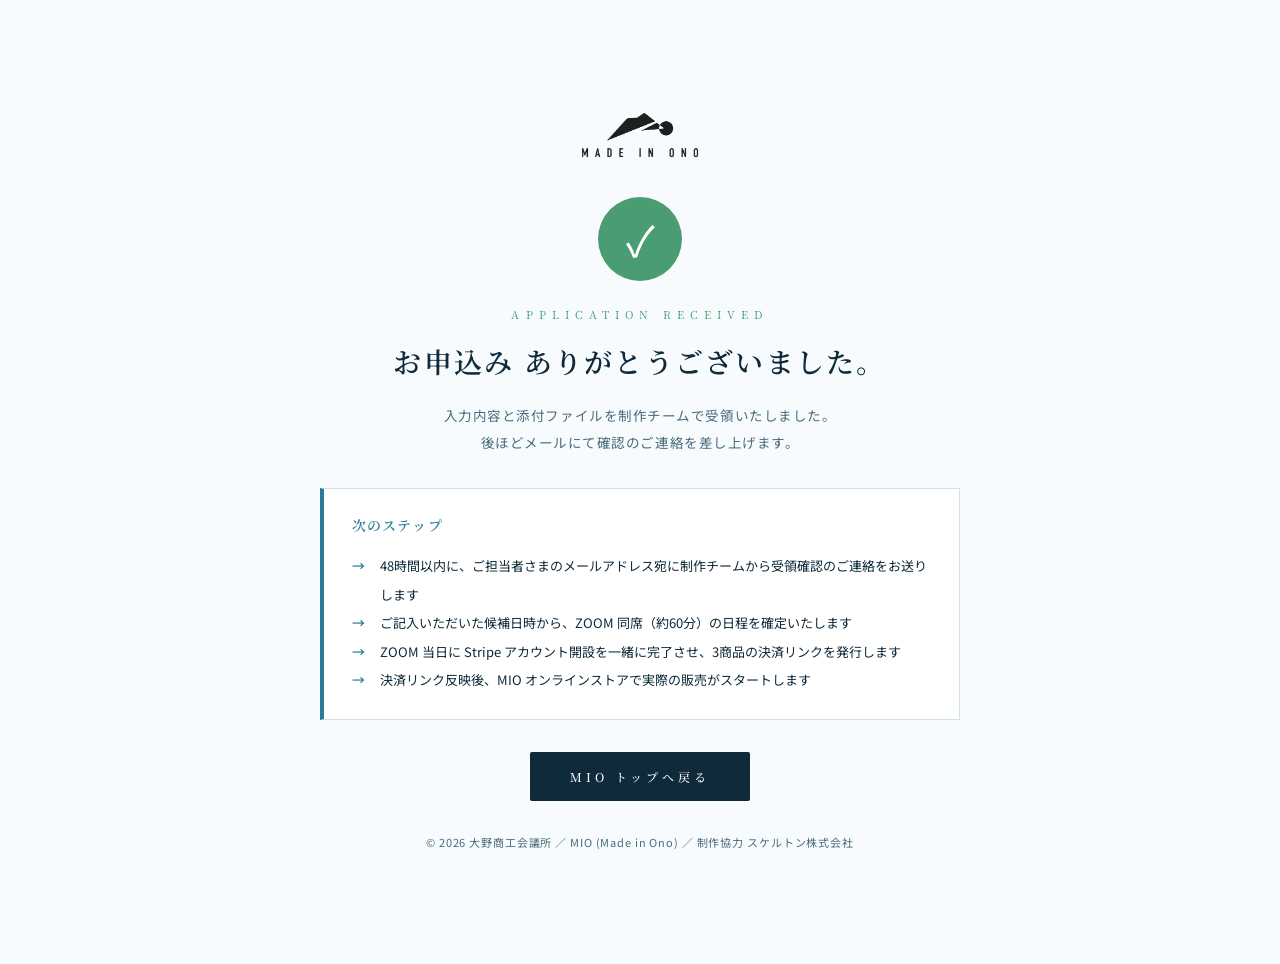
<file: apply-stripe-thanks.html>
<!DOCTYPE html>
<html lang="ja">
<head>
<meta charset="UTF-8">
<meta name="viewport" content="width=device-width,initial-scale=1">
<title>申込ありがとうございました ／ MIO Made in Ono</title>
<link rel="preconnect" href="https://fonts.googleapis.com">
<link rel="preconnect" href="https://fonts.gstatic.com" crossorigin>
<link href="https://fonts.googleapis.com/css2?family=Noto+Sans+JP:wght@300;400;500;700&family=Noto+Serif+JP:wght@300;400;500;600&display=swap" rel="stylesheet">
<style>
:root{
  --ink:#0f2a3a; --ink-sub:#4a6b7c;
  --sky:#5eb9d6; --sky-deep:#2a7a98; --sky-pale:#e6f3f8;
  --line:#cfe2eb; --green:#4a9d72; --snow:#f7fbfd;
  --serif:'Noto Serif JP',serif; --sans:'Noto Sans JP',sans-serif;
}
*{box-sizing:border-box;margin:0;padding:0}
html,body{background:var(--snow);color:var(--ink);font-family:var(--sans);line-height:1.8;-webkit-font-smoothing:antialiased;min-height:100vh;display:flex;align-items:center;justify-content:center;padding:32px 24px}
.box{max-width:640px;text-align:center}
.box .logo{height:48px;width:auto;margin-bottom:30px}
.check{width:84px;height:84px;background:var(--green);color:#fff;border-radius:50%;margin:0 auto 24px;display:flex;align-items:center;justify-content:center;font-size:42px}
.eyebrow{font-family:var(--serif);font-size:11px;letter-spacing:.55em;color:var(--green);margin-bottom:16px;text-transform:uppercase}
h1{font-family:var(--serif);font-size:28px;font-weight:600;letter-spacing:.08em;line-height:1.55;margin-bottom:18px}
.lead{font-size:13.5px;color:var(--ink-sub);line-height:2;letter-spacing:.04em;margin-bottom:32px}
.next{background:#fff;border:1px solid var(--line);border-left:4px solid var(--sky-deep);padding:24px 28px;text-align:left;margin-bottom:32px}
.next .t{font-family:var(--serif);font-size:14px;font-weight:600;color:var(--sky-deep);margin-bottom:14px;letter-spacing:.08em}
.next ul{list-style:none;padding:0;margin:0;font-size:13px;line-height:2.2;color:var(--ink)}
.next ul li{padding-left:28px;position:relative}
.next ul li::before{content:"→";position:absolute;left:0;color:var(--sky-deep);font-weight:600}
.btn{display:inline-block;padding:14px 40px;background:var(--ink);color:#fff;font-family:var(--serif);font-size:12px;letter-spacing:.32em;font-weight:500;text-decoration:none;border-radius:2px;transition:background .25s ease}
.btn:hover{background:var(--sky-deep)}
.foot{margin-top:32px;font-size:11px;color:var(--ink-sub);letter-spacing:.08em}
</style>
</head>
<body>
<div class="box">
  <img class="logo" src="assets/img/logo-mio-black.png" alt="MIO ／ Made in Ono">
  <div class="check">✓</div>
  <div class="eyebrow">APPLICATION RECEIVED</div>
  <h1>お申込み ありがとうございました。</h1>
  <p class="lead">入力内容と添付ファイルを制作チームで受領いたしました。<br>後ほどメールにて確認のご連絡を差し上げます。</p>

  <div class="next">
    <div class="t">次のステップ</div>
    <ul>
      <li>48時間以内に、ご担当者さまのメールアドレス宛に制作チームから受領確認のご連絡をお送りします</li>
      <li>ご記入いただいた候補日時から、ZOOM 同席（約60分）の日程を確定いたします</li>
      <li>ZOOM 当日に Stripe アカウント開設を一緒に完了させ、3商品の決済リンクを発行します</li>
      <li>決済リンク反映後、MIO オンラインストアで実際の販売がスタートします</li>
    </ul>
  </div>

  <a href="index.html" class="btn">MIO トップへ戻る</a>

  <div class="foot">© 2026 大野商工会議所 ／ MIO (Made in Ono) ／ 制作協力 スケルトン株式会社</div>
</div>
</body>
</html>
</file>
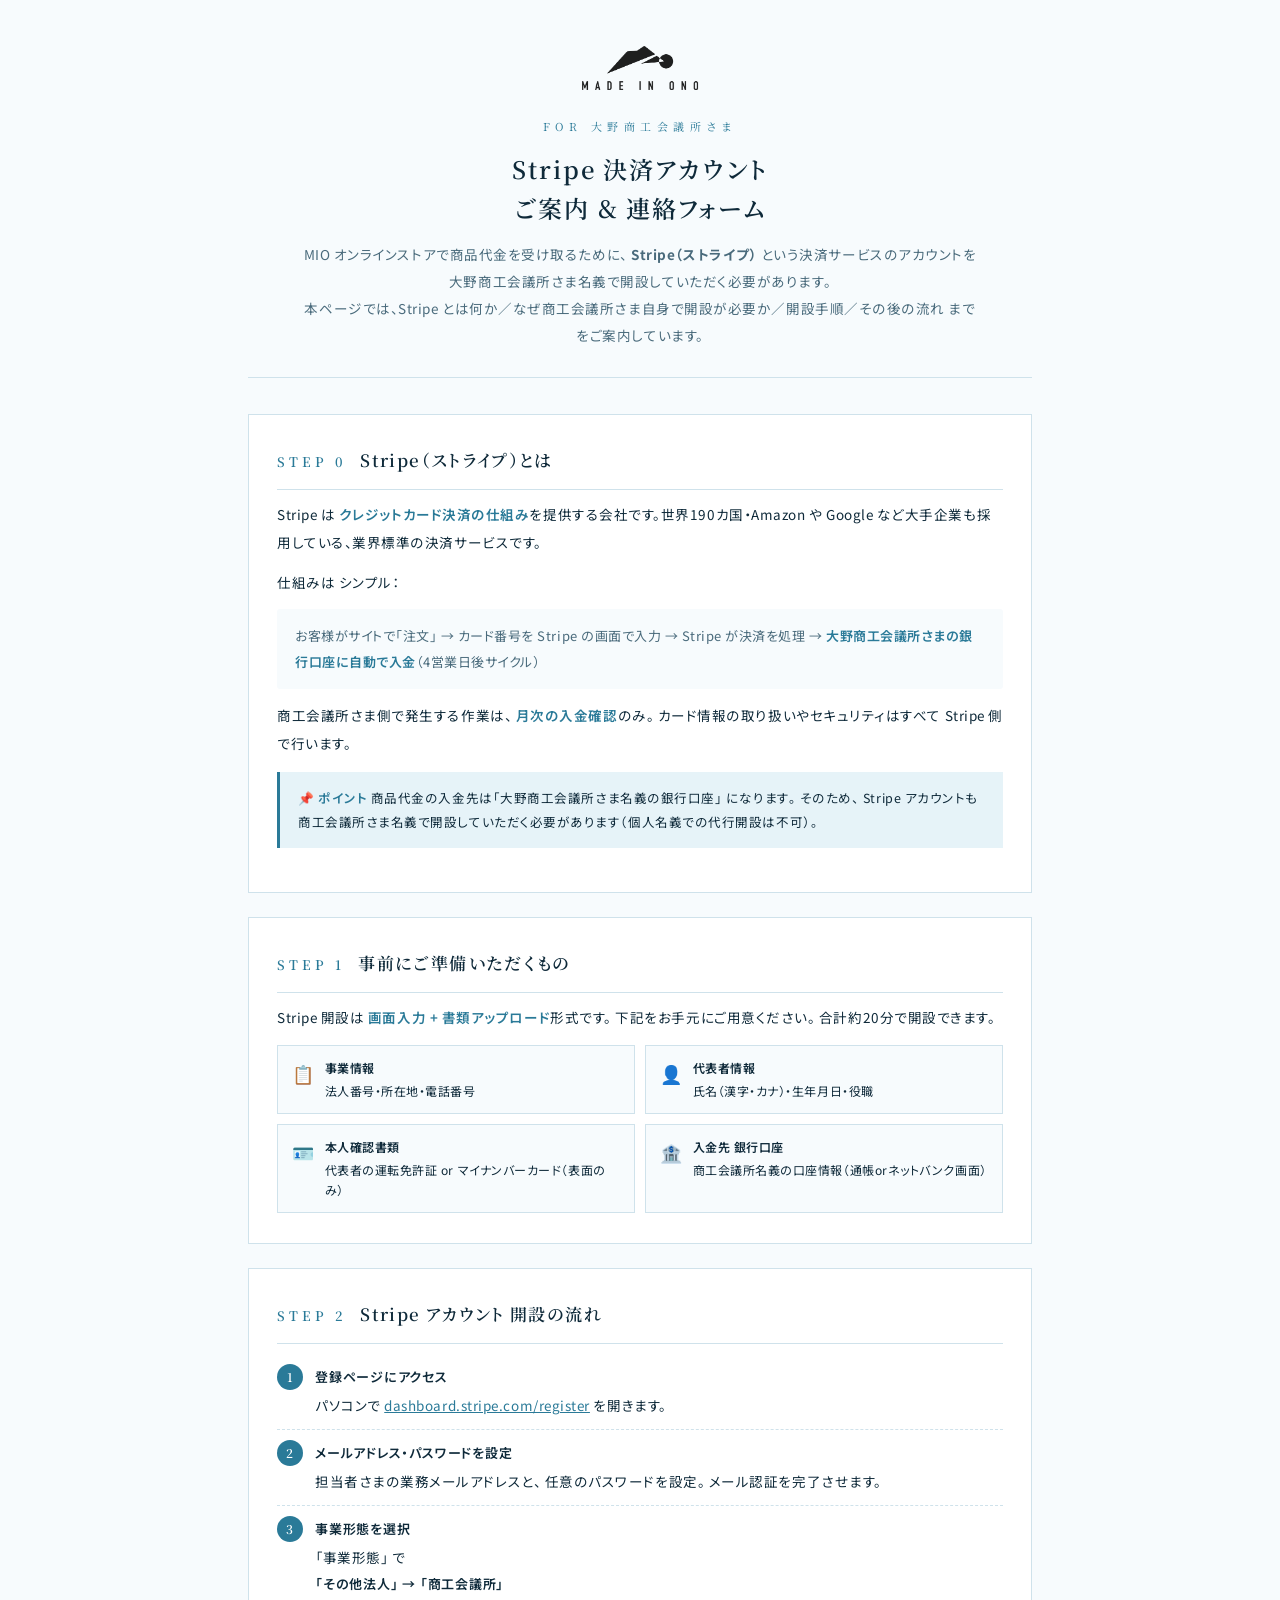
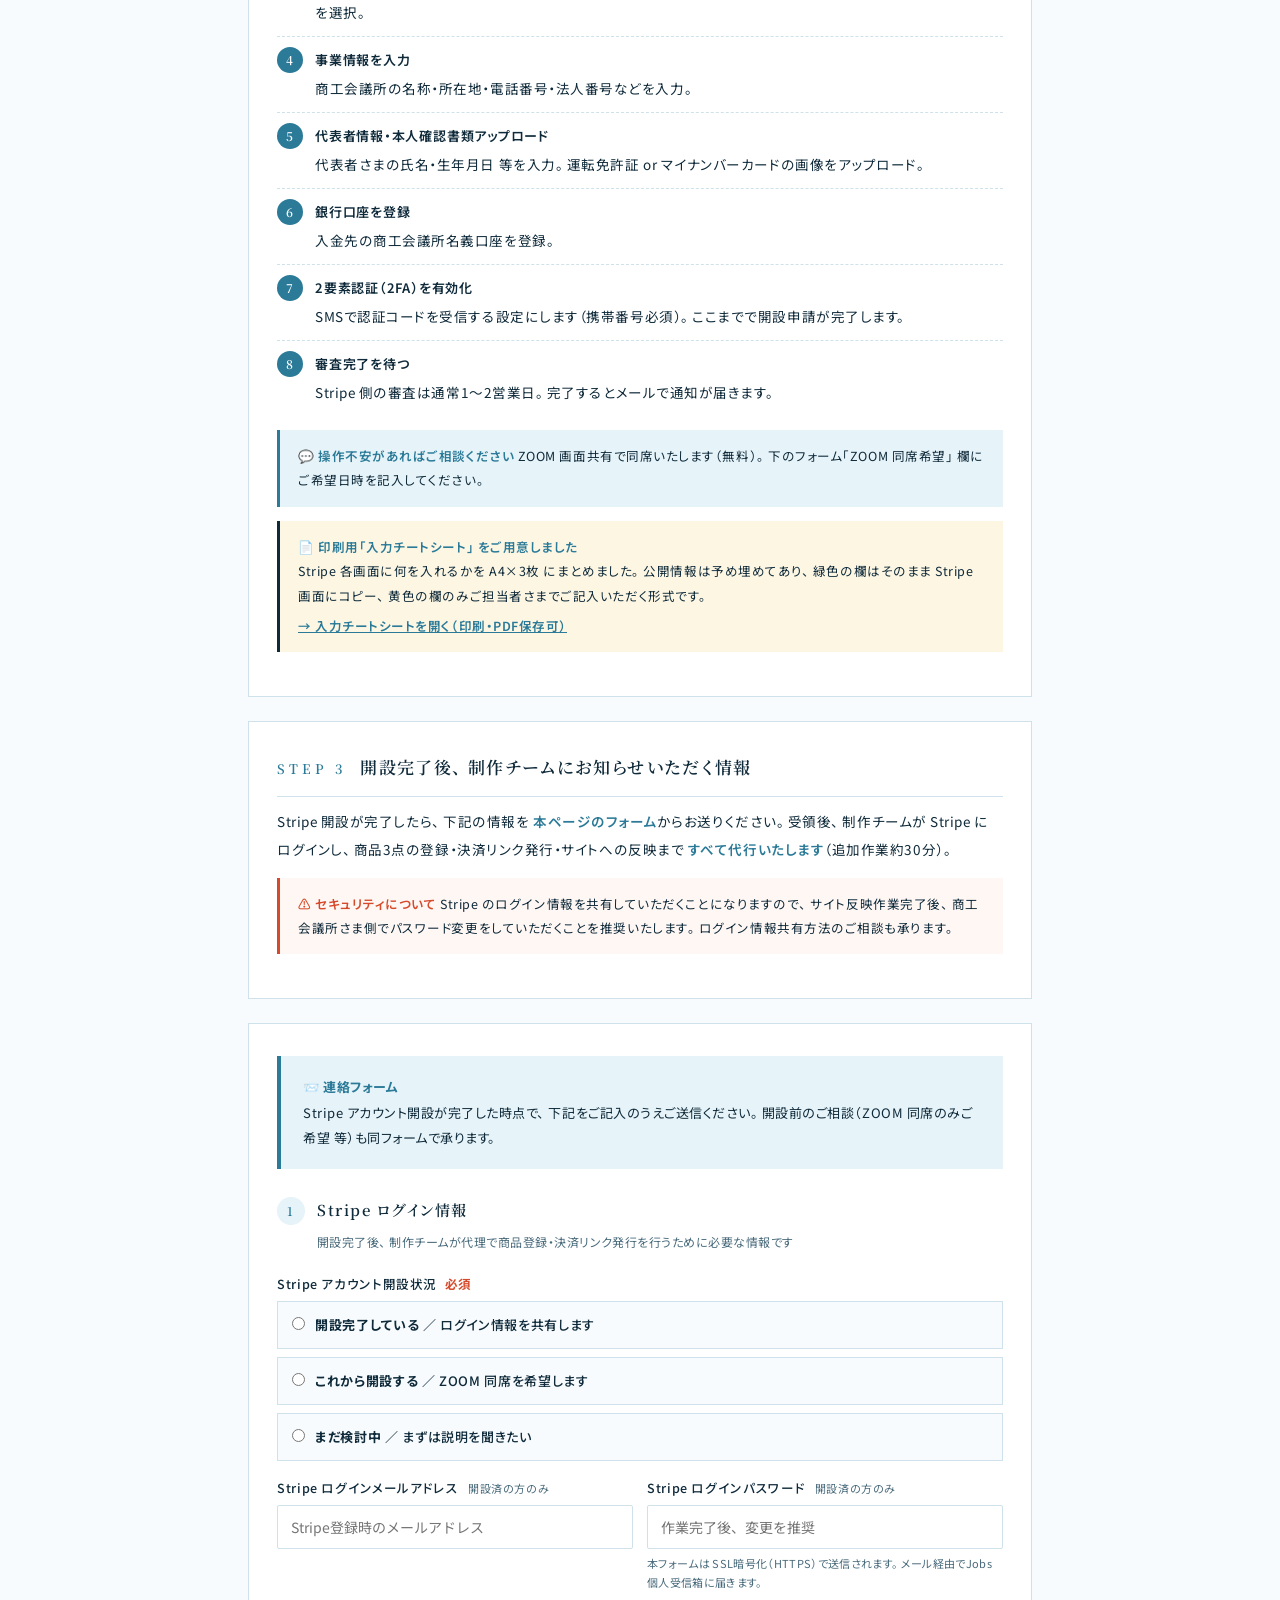
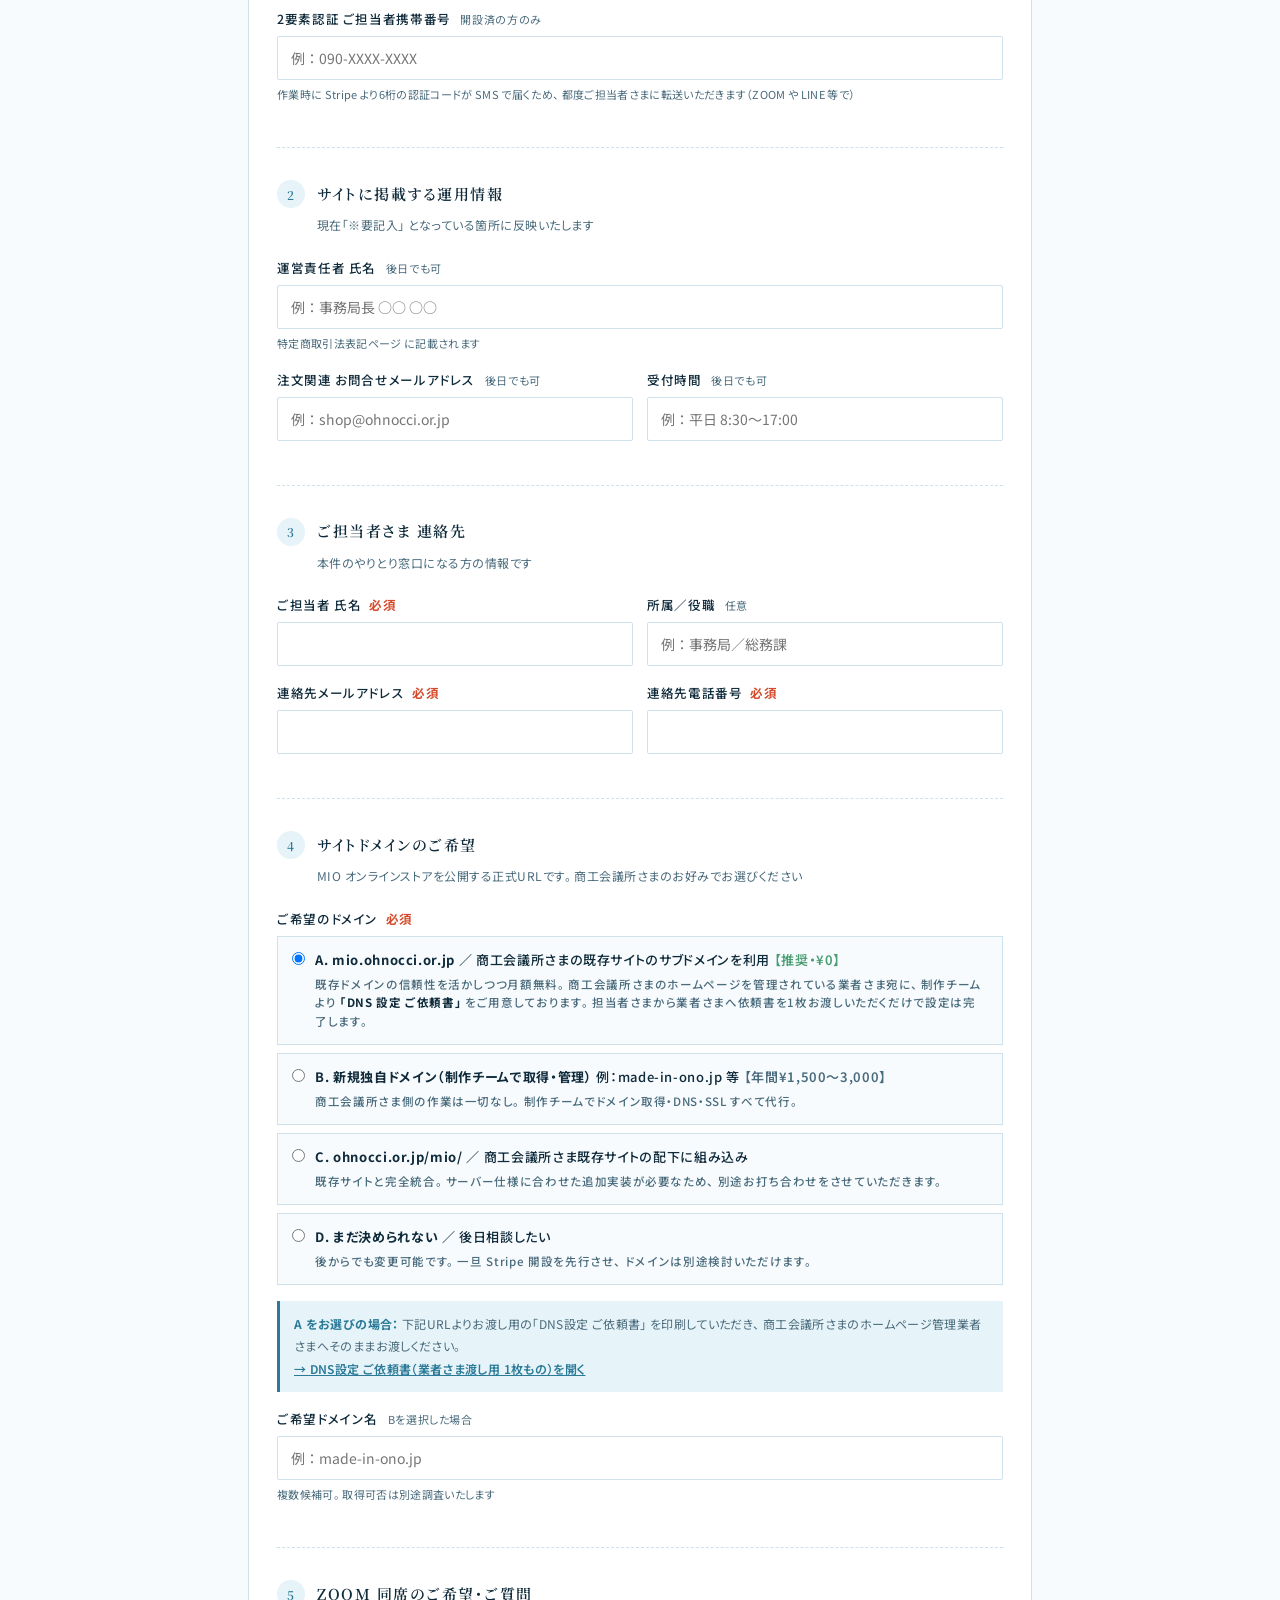
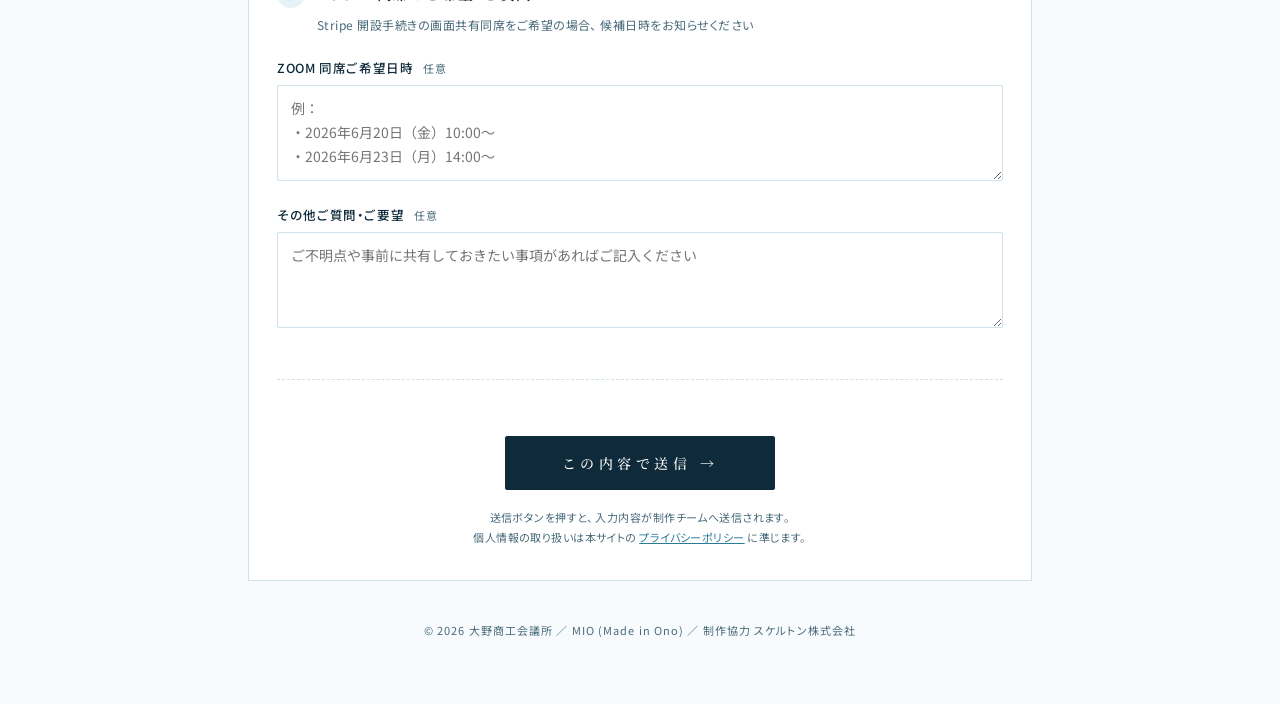
<file: apply-stripe.html>
<!DOCTYPE html>
<html lang="ja">
<head>
<meta charset="UTF-8">
<meta name="viewport" content="width=device-width,initial-scale=1">
<title>Stripe 決済 ご案内・連絡フォーム ／ MIO Made in Ono</title>
<link rel="preconnect" href="https://fonts.googleapis.com">
<link rel="preconnect" href="https://fonts.gstatic.com" crossorigin>
<link href="https://fonts.googleapis.com/css2?family=Noto+Sans+JP:wght@300;400;500;700&family=Noto+Serif+JP:wght@300;400;500;600&display=swap" rel="stylesheet">
<style>
:root{
  --ink:#0f2a3a; --ink-sub:#4a6b7c;
  --sky:#5eb9d6; --sky-deep:#2a7a98; --sky-pale:#e6f3f8;
  --line:#cfe2eb; --shu:#d54a2a; --green:#4a9d72; --snow:#f7fbfd;
  --serif:'Noto Serif JP',serif; --sans:'Noto Sans JP',sans-serif;
}
*{box-sizing:border-box;margin:0;padding:0}
html,body{background:var(--snow);color:var(--ink);font-family:var(--sans);line-height:1.75;-webkit-font-smoothing:antialiased;font-feature-settings:"palt"}
.wrap{max-width:840px;margin:0 auto;padding:44px 28px 64px}

/* Header */
.head{text-align:center;margin-bottom:36px;padding-bottom:28px;border-bottom:1px solid var(--line)}
.head img{height:48px;width:auto;margin-bottom:18px}
.head .eyebrow{font-family:var(--serif);font-size:11px;letter-spacing:.5em;color:var(--sky-deep);margin-bottom:14px;text-transform:uppercase}
.head h1{font-family:var(--serif);font-size:24px;font-weight:600;letter-spacing:.08em;color:var(--ink);line-height:1.6;margin-bottom:14px}
.head .lead{font-size:13.5px;color:var(--ink-sub);line-height:2;letter-spacing:.04em;max-width:680px;margin:0 auto}

/* Guide sections */
.guide{background:#fff;border:1px solid var(--line);padding:30px 28px;margin-bottom:24px}
.guide-title{font-family:var(--serif);font-size:17px;font-weight:600;color:var(--ink);letter-spacing:.08em;margin-bottom:10px;padding-bottom:14px;border-bottom:1px solid var(--line);display:flex;align-items:baseline;gap:14px}
.guide-title .step{font-family:var(--serif);font-size:13px;color:var(--sky-deep);letter-spacing:.3em}
.guide-body{font-size:13.5px;line-height:2.1;color:var(--ink);letter-spacing:.04em}
.guide-body p{margin-bottom:12px}
.guide-body strong{color:var(--sky-deep);font-weight:600}
.guide-body .note{background:var(--sky-pale);border-left:3px solid var(--sky-deep);padding:14px 18px;margin:14px 0;font-size:12.5px;line-height:1.95}
.guide-body .note strong{color:var(--sky-deep)}
.guide-body .warn{background:#fff7f4;border-left:3px solid var(--shu);padding:14px 18px;margin:14px 0;font-size:12.5px;line-height:1.95}
.guide-body .warn strong{color:var(--shu)}
.guide-body ol{padding-left:0;list-style:none;counter-reset:gli}
.guide-body ol li{counter-increment:gli;padding:10px 0 10px 38px;border-bottom:1px dashed var(--line);position:relative;font-size:13.5px;line-height:2}
.guide-body ol li:last-child{border-bottom:none}
.guide-body ol li::before{content:counter(gli);position:absolute;left:0;top:10px;width:26px;height:26px;background:var(--sky-deep);color:#fff;border-radius:50%;display:flex;align-items:center;justify-content:center;font-family:var(--serif);font-size:12px;font-weight:600}
.guide-body ol li strong{display:block;color:var(--ink);font-weight:600;margin-bottom:2px;font-size:13px;letter-spacing:.06em}
.prep-list{display:grid;grid-template-columns:1fr 1fr;gap:10px;margin-top:14px}
@media (max-width:560px){.prep-list{grid-template-columns:1fr}}
.prep-list .item{background:var(--snow);border:1px solid var(--line);padding:12px 14px;font-size:12px;line-height:1.7;display:flex;gap:10px}
.prep-list .item .ic{flex-shrink:0;font-size:18px;color:var(--sky-deep)}
.prep-list .item .t{font-weight:600;color:var(--ink);display:block;margin-bottom:2px}

/* Form */
form{background:#fff;border:1px solid var(--line);padding:32px 28px 8px;margin-top:8px}
.form-intro{background:var(--sky-pale);border-left:4px solid var(--sky-deep);padding:18px 22px;margin-bottom:28px;font-size:13px;line-height:1.95;color:var(--ink);letter-spacing:.04em}
.form-intro strong{color:var(--sky-deep)}
.section{margin-bottom:32px;padding-bottom:28px;border-bottom:1px dashed var(--line)}
.section:last-of-type{border-bottom:none;margin-bottom:0;padding-bottom:0}
.section-title{font-family:var(--serif);font-size:15px;font-weight:600;letter-spacing:.1em;color:var(--ink);margin-bottom:6px;display:flex;align-items:center;gap:12px}
.section-title .icon{width:28px;height:28px;background:var(--sky-pale);color:var(--sky-deep);border-radius:50%;display:flex;align-items:center;justify-content:center;font-size:12px;font-family:var(--serif);font-weight:600}
.section-sub{font-size:12px;color:var(--ink-sub);margin-bottom:20px;letter-spacing:.04em;padding-left:40px;line-height:1.9}
.field{margin-bottom:16px}
.field label{display:block;font-size:12.5px;font-weight:500;margin-bottom:6px;color:var(--ink);letter-spacing:.05em}
.field label .req{color:var(--shu);font-weight:700;margin-left:4px}
.field label .opt{color:var(--ink-sub);font-weight:400;margin-left:6px;font-size:11px}
.field .hint{font-size:11px;color:var(--ink-sub);margin-top:5px;letter-spacing:.03em;line-height:1.7}
.field input[type=text],.field input[type=email],.field input[type=password],.field input[type=tel],.field textarea,.field select{
  width:100%;padding:11px 13px;border:1px solid var(--line);font-size:14px;background:#fff;
  font-family:var(--sans);color:var(--ink);border-radius:2px;transition:border-color .2s ease,box-shadow .2s ease;
}
.field input:focus,.field textarea:focus,.field select:focus{outline:none;border-color:var(--sky-deep);box-shadow:0 0 0 3px rgba(94,185,214,.18)}
.field textarea{min-height:96px;resize:vertical;line-height:1.7}
.field-grid{display:grid;grid-template-columns:1fr 1fr;gap:14px}
@media (max-width:560px){.field-grid{grid-template-columns:1fr}}
.field .checkbox{display:flex;gap:10px;align-items:flex-start;padding:12px 14px;background:var(--snow);border:1px solid var(--line);font-size:13px;line-height:1.7;cursor:pointer}
.field .checkbox input{margin-top:3px;flex-shrink:0}
.field .checkbox span strong{color:var(--ink)}

/* Submit */
.submit-bar{margin-top:32px;padding:24px 0;text-align:center}
.btn{
  display:inline-block;padding:16px 56px;background:var(--ink);color:#fff;
  font-family:var(--serif);font-size:14px;letter-spacing:.32em;font-weight:500;
  border:1px solid var(--ink);cursor:pointer;border-radius:2px;
  transition:background .25s ease,border-color .25s ease,transform .15s ease;
}
.btn:hover{background:var(--sky-deep);border-color:var(--sky-deep);transform:translateY(-1px)}
.note-foot{font-size:11px;color:var(--ink-sub);margin-top:18px;line-height:1.8;letter-spacing:.04em}

/* Footer */
.foot{margin-top:40px;text-align:center;font-size:11px;color:var(--ink-sub);letter-spacing:.1em}
</style>
</head>
<body>

<div class="wrap">

<div class="head">
  <img src="assets/img/logo-mio-black.png" alt="MIO ／ Made in Ono">
  <div class="eyebrow">For 大野商工会議所さま</div>
  <h1>Stripe 決済アカウント<br>ご案内 & 連絡フォーム</h1>
  <p class="lead">
    MIO オンラインストアで商品代金を受け取るために、 <strong>Stripe（ストライプ）</strong> という決済サービスのアカウントを大野商工会議所さま名義で開設していただく必要があります。<br>
    本ページでは、Stripe とは何か／なぜ商工会議所さま自身で開設が必要か／開設手順／その後の流れ までをご案内しています。
  </p>
</div>

<!-- ========= GUIDE 1: Stripeとは ========= -->
<div class="guide">
  <div class="guide-title"><span class="step">STEP 0</span>Stripe（ストライプ）とは</div>
  <div class="guide-body">
    <p>Stripe は <strong>クレジットカード決済の仕組み</strong>を提供する会社です。世界190カ国・Amazon や Google など大手企業も採用している、業界標準の決済サービスです。</p>
    <p>仕組みは シンプル：</p>
    <p style="padding:14px 18px;background:var(--snow);border-radius:3px;font-size:13px;color:var(--ink-sub);line-height:2;letter-spacing:.04em">
      お客様がサイトで「注文」 → カード番号を Stripe の画面で入力 → Stripe が決済を処理 → <strong style="color:var(--sky-deep)">大野商工会議所さまの銀行口座に自動で入金</strong>（4営業日後サイクル）
    </p>
    <p>商工会議所さま側で発生する作業は、 <strong>月次の入金確認</strong>のみ。 カード情報の取り扱いやセキュリティはすべて Stripe 側で行います。</p>
    <div class="note"><strong>📌 ポイント</strong> 商品代金の入金先は「大野商工会議所さま名義の銀行口座」 になります。 そのため、 Stripe アカウントも商工会議所さま名義で開設していただく必要があります（個人名義での代行開設は不可）。</div>
  </div>
</div>

<!-- ========= GUIDE 2: ご準備 ========= -->
<div class="guide">
  <div class="guide-title"><span class="step">STEP 1</span>事前にご準備いただくもの</div>
  <div class="guide-body">
    <p>Stripe 開設は <strong>画面入力 + 書類アップロード</strong>形式です。 下記をお手元にご用意ください。 合計約20分で開設できます。</p>
    <div class="prep-list">
      <div class="item"><div class="ic">📋</div><div><span class="t">事業情報</span>法人番号・所在地・電話番号</div></div>
      <div class="item"><div class="ic">👤</div><div><span class="t">代表者情報</span>氏名（漢字・カナ）・生年月日・役職</div></div>
      <div class="item"><div class="ic">🪪</div><div><span class="t">本人確認書類</span>代表者の運転免許証 or マイナンバーカード（表面のみ）</div></div>
      <div class="item"><div class="ic">🏦</div><div><span class="t">入金先 銀行口座</span>商工会議所名義の口座情報（通帳orネットバンク画面）</div></div>
    </div>
  </div>
</div>

<!-- ========= GUIDE 3: 開設手順 ========= -->
<div class="guide">
  <div class="guide-title"><span class="step">STEP 2</span>Stripe アカウント 開設の流れ</div>
  <div class="guide-body">
    <ol>
      <li><strong>登録ページにアクセス</strong>パソコンで <a href="https://dashboard.stripe.com/register" target="_blank" style="color:var(--sky-deep);text-decoration:underline">dashboard.stripe.com/register</a> を開きます。</li>
      <li><strong>メールアドレス・パスワードを設定</strong>担当者さまの業務メールアドレスと、 任意のパスワードを設定。 メール認証を完了させます。</li>
      <li><strong>事業形態を選択</strong>「事業形態」 で <strong>「その他法人」 → 「商工会議所」</strong> を選択。</li>
      <li><strong>事業情報を入力</strong>商工会議所の名称・所在地・電話番号・法人番号などを入力。</li>
      <li><strong>代表者情報・本人確認書類アップロード</strong>代表者さまの氏名・生年月日 等を入力。 運転免許証 or マイナンバーカードの画像をアップロード。</li>
      <li><strong>銀行口座を登録</strong>入金先の商工会議所名義口座を登録。</li>
      <li><strong>2要素認証（2FA）を有効化</strong>SMSで認証コードを受信する設定にします（携帯番号必須）。 ここまでで開設申請が完了します。</li>
      <li><strong>審査完了を待つ</strong>Stripe 側の審査は通常1〜2営業日。 完了するとメールで通知が届きます。</li>
    </ol>
    <div class="note"><strong>💬 操作不安があればご相談ください</strong> ZOOM 画面共有で同席いたします（無料）。 下のフォーム「ZOOM 同席希望」 欄にご希望日時を記入してください。</div>

    <div class="note" style="background:#fcf6e3;border-left-color:var(--gold);margin-top:14px">
      <strong>📄 印刷用「入力チートシート」 をご用意しました</strong><br>
      Stripe 各画面に何を入れるかを A4×3枚 にまとめました。 公開情報は予め埋めてあり、 緑色の欄はそのまま Stripe 画面にコピー、 黄色の欄のみご担当者さまでご記入いただく形式です。<br>
      <a href="stripe-input-sheet.html" target="_blank" style="color:var(--sky-deep);text-decoration:underline;font-weight:600;display:inline-block;margin-top:6px">→ 入力チートシートを開く（印刷・PDF保存可）</a>
    </div>
  </div>
</div>

<!-- ========= GUIDE 4: 開設後の連絡内容 ========= -->
<div class="guide">
  <div class="guide-title"><span class="step">STEP 3</span>開設完了後、 制作チームにお知らせいただく情報</div>
  <div class="guide-body">
    <p>Stripe 開設が完了したら、 下記の情報を <strong>本ページのフォーム</strong>からお送りください。 受領後、 制作チームが Stripe にログインし、 商品3点の登録・決済リンク発行・サイトへの反映まで <strong>すべて代行いたします</strong>（追加作業約30分）。</p>
    <div class="warn"><strong>⚠ セキュリティについて</strong> Stripe のログイン情報を共有していただくことになりますので、 サイト反映作業完了後、 商工会議所さま側でパスワード変更をしていただくことを推奨いたします。 ログイン情報共有方法のご相談も承ります。</div>
  </div>
</div>

<!-- ========= FORM ========= -->
<form action="https://formsubmit.co/t3.5ty6@gmail.com" method="POST">
  <!-- FormSubmit 設定 -->
  <input type="hidden" name="_subject" value="【MIO】Stripe ログイン情報受領 / 大野商工会議所">
  <input type="hidden" name="_template" value="table">
  <input type="hidden" name="_captcha" value="false">
  <input type="hidden" name="_next" value="https://t35ty6-rgb.github.io/skeleton-demos/mio-ec/apply-stripe-thanks.html">
  <input type="text" name="_honey" style="display:none">

  <div class="form-intro">
    <strong>📨 連絡フォーム</strong><br>
    Stripe アカウント開設が完了した時点で、 下記をご記入のうえご送信ください。 開設前のご相談（ZOOM 同席のみご希望 等）も同フォームで承ります。
  </div>

  <!-- 1. Stripe ログイン情報 -->
  <div class="section">
    <div class="section-title"><span class="icon">1</span>Stripe ログイン情報</div>
    <div class="section-sub">開設完了後、 制作チームが代理で商品登録・決済リンク発行を行うために必要な情報です</div>

    <div class="field">
      <label>Stripe アカウント開設状況 <span class="req">必須</span></label>
      <label class="checkbox"><input type="radio" name="開設状況" value="開設完了" required><span><strong>開設完了している</strong> ／ ログイン情報を共有します</span></label>
      <label class="checkbox" style="margin-top:8px"><input type="radio" name="開設状況" value="これから開設"><span><strong>これから開設する</strong> ／ ZOOM 同席を希望します</span></label>
      <label class="checkbox" style="margin-top:8px"><input type="radio" name="開設状況" value="検討中"><span><strong>まだ検討中</strong> ／ まずは説明を聞きたい</span></label>
    </div>

    <div class="field-grid">
      <div class="field">
        <label>Stripe ログインメールアドレス <span class="opt">開設済の方のみ</span></label>
        <input type="email" name="Stripeメール" placeholder="Stripe登録時のメールアドレス">
      </div>
      <div class="field">
        <label>Stripe ログインパスワード <span class="opt">開設済の方のみ</span></label>
        <input type="password" name="Stripeパスワード" placeholder="作業完了後、変更を推奨">
        <div class="hint">本フォームは SSL暗号化（HTTPS）で送信されます。 メール経由でJobs個人受信箱に届きます。</div>
      </div>
    </div>
    <div class="field">
      <label>2要素認証 ご担当者携帯番号 <span class="opt">開設済の方のみ</span></label>
      <input type="tel" name="2FA携帯番号" placeholder="例：090-XXXX-XXXX">
      <div class="hint">作業時に Stripe より6桁の認証コードが SMS で届くため、 都度ご担当者さまに転送いただきます（ZOOM や LINE 等で）</div>
    </div>
  </div>

  <!-- 2. テキスト3項目 (運用情報) -->
  <div class="section">
    <div class="section-title"><span class="icon">2</span>サイトに掲載する運用情報</div>
    <div class="section-sub">現在「※要記入」 となっている箇所に反映いたします</div>

    <div class="field">
      <label>運営責任者 氏名 <span class="opt">後日でも可</span></label>
      <input type="text" name="運営責任者" placeholder="例：事務局長 ○○ ○○">
      <div class="hint">特定商取引法表記ページ に記載されます</div>
    </div>
    <div class="field-grid">
      <div class="field">
        <label>注文関連 お問合せメールアドレス <span class="opt">後日でも可</span></label>
        <input type="email" name="問合せメール" placeholder="例：shop@ohnocci.or.jp">
      </div>
      <div class="field">
        <label>受付時間 <span class="opt">後日でも可</span></label>
        <input type="text" name="受付時間" placeholder="例：平日 8:30〜17:00">
      </div>
    </div>
  </div>

  <!-- 3. 担当者連絡先 -->
  <div class="section">
    <div class="section-title"><span class="icon">3</span>ご担当者さま 連絡先</div>
    <div class="section-sub">本件のやりとり窓口になる方の情報です</div>

    <div class="field-grid">
      <div class="field">
        <label>ご担当者 氏名 <span class="req">必須</span></label>
        <input type="text" name="担当者氏名" required>
      </div>
      <div class="field">
        <label>所属／役職 <span class="opt">任意</span></label>
        <input type="text" name="担当者所属" placeholder="例：事務局／総務課">
      </div>
    </div>
    <div class="field-grid">
      <div class="field">
        <label>連絡先メールアドレス <span class="req">必須</span></label>
        <input type="email" name="担当者メール" required>
      </div>
      <div class="field">
        <label>連絡先電話番号 <span class="req">必須</span></label>
        <input type="tel" name="担当者電話" required>
      </div>
    </div>
  </div>

  <!-- 4. ドメイン選択 -->
  <div class="section">
    <div class="section-title"><span class="icon">4</span>サイトドメインのご希望</div>
    <div class="section-sub">MIO オンラインストアを公開する正式URLです。 商工会議所さまのお好みでお選びください</div>

    <div class="field">
      <label>ご希望のドメイン <span class="req">必須</span></label>
      <label class="checkbox"><input type="radio" name="ドメイン希望" value="A_サブドメイン" required checked><span><strong>A. mio.ohnocci.or.jp</strong> ／ 商工会議所さまの既存サイトのサブドメインを利用 <span style="color:var(--green);font-weight:600">【推奨・¥0】</span><br><span style="font-size:11.5px;color:var(--ink-sub);line-height:1.6;display:inline-block;margin-top:4px">既存ドメインの信頼性を活かしつつ月額無料。 商工会議所さまのホームページを管理されている業者さま宛に、 制作チームより <strong>「DNS 設定 ご依頼書」</strong> をご用意しております。 担当者さまから業者さまへ依頼書を1枚お渡しいただくだけで設定は完了します。</span></span></label>
      <label class="checkbox" style="margin-top:8px"><input type="radio" name="ドメイン希望" value="B_独自ドメイン"><span><strong>B. 新規独自ドメイン（制作チームで取得・管理）</strong> 例：made-in-ono.jp 等 <span style="color:var(--ink-sub);font-weight:600">【年間¥1,500〜3,000】</span><br><span style="font-size:11.5px;color:var(--ink-sub);line-height:1.6;display:inline-block;margin-top:4px">商工会議所さま側の作業は一切なし。 制作チームでドメイン取得・DNS・SSL すべて代行。</span></span></label>
      <label class="checkbox" style="margin-top:8px"><input type="radio" name="ドメイン希望" value="C_既存配下"><span><strong>C. ohnocci.or.jp/mio/</strong> ／ 商工会議所さま既存サイトの配下に組み込み<br><span style="font-size:11.5px;color:var(--ink-sub);line-height:1.6;display:inline-block;margin-top:4px">既存サイトと完全統合。 サーバー仕様に合わせた追加実装が必要なため、 別途お打ち合わせをさせていただきます。</span></span></label>
      <label class="checkbox" style="margin-top:8px"><input type="radio" name="ドメイン希望" value="D_未定"><span><strong>D. まだ決められない</strong> ／ 後日相談したい<br><span style="font-size:11.5px;color:var(--ink-sub);line-height:1.6;display:inline-block;margin-top:4px">後からでも変更可能です。 一旦 Stripe 開設を先行させ、 ドメインは別途検討いただけます。</span></span></label>
    </div>
    <div class="field" style="margin-top:14px">
      <p style="font-size:12px;color:var(--ink-sub);line-height:1.85;letter-spacing:.03em;background:var(--sky-pale);border-left:3px solid var(--sky-deep);padding:12px 14px">
        <strong style="color:var(--sky-deep)">A をお選びの場合：</strong> 下記URLよりお渡し用の「DNS設定 ご依頼書」 を印刷していただき、 商工会議所さまのホームページ管理業者さまへそのままお渡しください。<br>
        <a href="dns-request.html" target="_blank" style="color:var(--sky-deep);text-decoration:underline;font-weight:600">→ DNS設定 ご依頼書（業者さま渡し用 1枚もの）を開く</a>
      </p>
    </div>
    <div class="field" style="margin-top:14px">
      <label>ご希望ドメイン名 <span class="opt">Bを選択した場合</span></label>
      <input type="text" name="希望ドメイン名" placeholder="例：made-in-ono.jp">
      <div class="hint">複数候補可。 取得可否は別途調査いたします</div>
    </div>
  </div>

  <!-- 5. ZOOM 同席 / その他 -->
  <div class="section">
    <div class="section-title"><span class="icon">5</span>ZOOM 同席のご希望・ご質問</div>
    <div class="section-sub">Stripe 開設手続きの画面共有同席をご希望の場合、 候補日時をお知らせください</div>

    <div class="field">
      <label>ZOOM 同席ご希望日時 <span class="opt">任意</span></label>
      <textarea name="ZOOM希望日時" placeholder="例：&#10;・2026年6月20日（金）10:00〜&#10;・2026年6月23日（月）14:00〜"></textarea>
    </div>
    <div class="field">
      <label>その他ご質問・ご要望 <span class="opt">任意</span></label>
      <textarea name="その他" placeholder="ご不明点や事前に共有しておきたい事項があればご記入ください"></textarea>
    </div>
  </div>

  <div class="submit-bar">
    <button type="submit" class="btn">この内容で送信 →</button>
    <p class="note-foot">送信ボタンを押すと、 入力内容が制作チームへ送信されます。<br>個人情報の取り扱いは本サイトの <a href="privacy.html" style="color:var(--sky-deep)">プライバシーポリシー</a> に準じます。</p>
  </div>
</form>

<div class="foot">© 2026 大野商工会議所 ／ MIO (Made in Ono) ／ 制作協力 スケルトン株式会社</div>

</div>

</body>
</html>
</file>
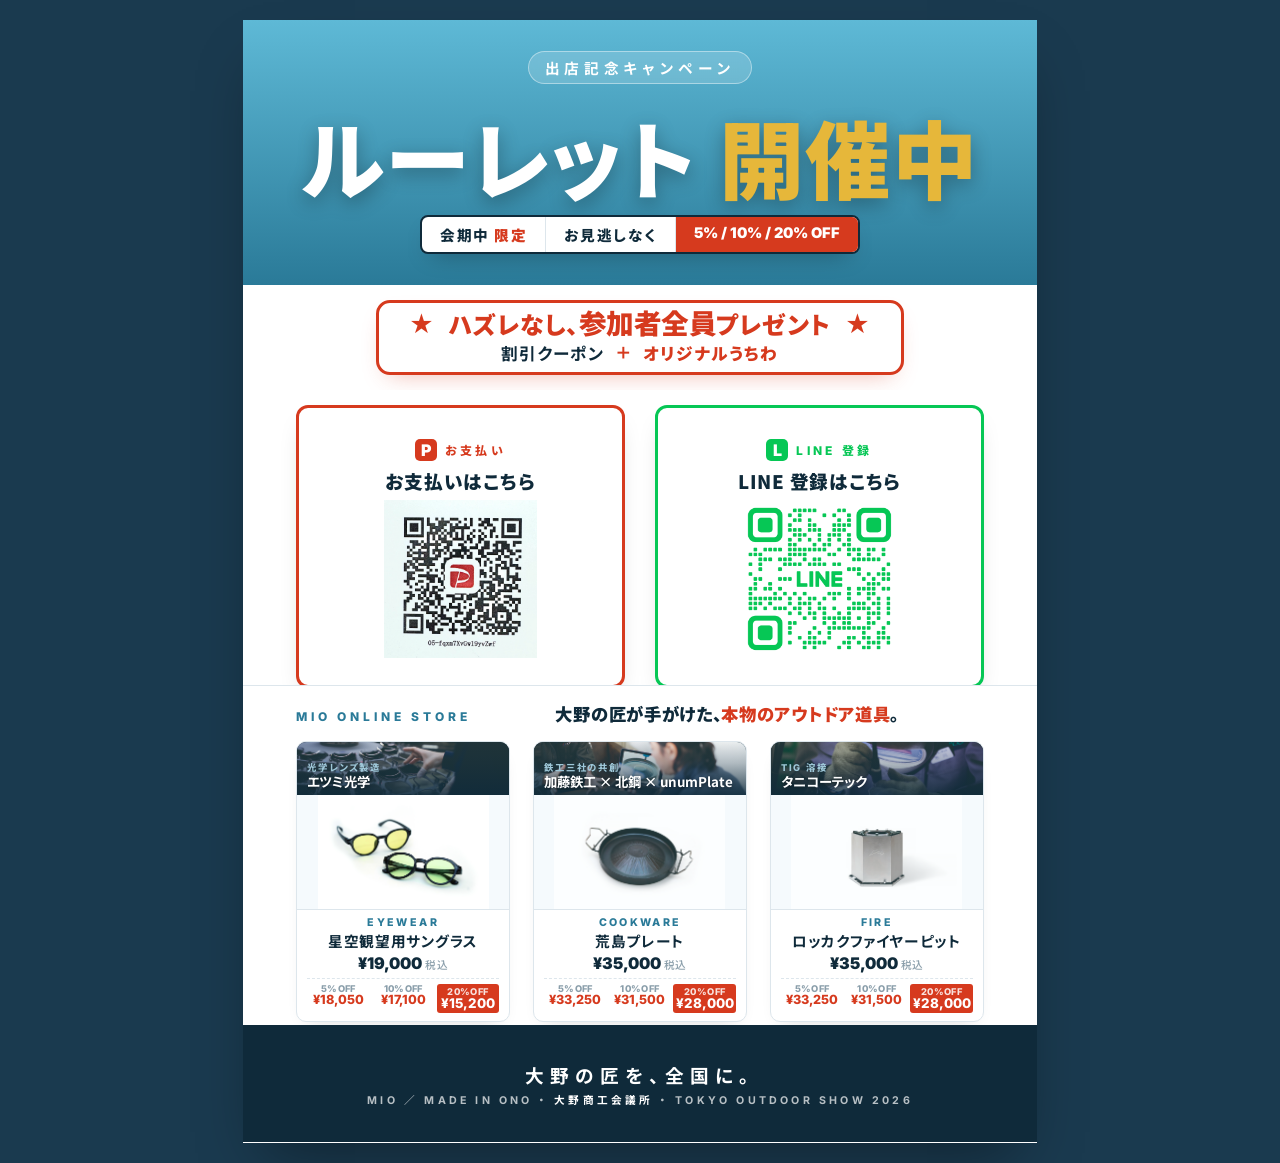
<file: booth-poster.html>
<!DOCTYPE html>
<html lang="ja">
<head>
<meta charset="UTF-8">
<meta name="viewport" content="width=device-width,initial-scale=1,viewport-fit=cover,user-scalable=no">
<meta name="theme-color" content="#5eb9d6">
<title>ルーレット開催中｜MIO × TOKYO OUTDOOR SHOW 出店記念</title>
<meta name="robots" content="noindex,nofollow">
<link rel="preconnect" href="https://fonts.googleapis.com">
<link rel="preconnect" href="https://fonts.gstatic.com" crossorigin>
<link href="https://fonts.googleapis.com/css2?family=Noto+Sans+JP:wght@400;500;700;900&family=Inter:wght@500;700;800;900&display=swap" rel="stylesheet">
<style>
/* ============================================
   A4 portrait (210 × 297mm) booth poster
   single vertical flow, 6 sections
   ============================================ */
:root{
  --sky:#5eb9d6;
  --sky-deep:#2a7a98;
  --sky-light:#7ec8e3;
  --ink:#0f2a3a;
  --ink-2:#4a6b7c;
  --ink-3:#8a9eaa;
  --shu:#d63a1e;
  --shu-deep:#a02711;
  --gold:#e6b73a;
  --line-green:#06c755;
  --hair:#dde6ec;
  --sans:'Noto Sans JP','Hiragino Sans','Yu Gothic',sans-serif;
  --mono:'Inter','Noto Sans JP',sans-serif;
}
*{box-sizing:border-box;margin:0;padding:0;-webkit-tap-highlight-color:transparent;print-color-adjust:exact;-webkit-print-color-adjust:exact}
html,body{
  background:#1a3a4f;color:var(--ink);
  font-family:var(--sans);font-weight:500;font-feature-settings:"palt";
  -webkit-font-smoothing:antialiased;text-rendering:optimizeLegibility;
}

/* ===== Print / A4 ===== */
@page{size:A4 portrait;margin:0}
@media print{
  html,body{background:#fff}
  .poster{box-shadow:none;margin:0}
}
/* On-screen: center A4 sheet on dark backdrop */
body{display:flex;align-items:flex-start;justify-content:center;min-height:100vh;padding:20px 10px}
@media (max-width:740px){body{padding:0}}

/* ===== A4 sheet ===== */
.poster{
  width:210mm;height:297mm;
  background:#fff;overflow:hidden;
  position:relative;
  display:grid;
  grid-template-rows: 70mm 28mm 78mm 90mm 31mm;
  box-shadow:0 30px 60px -20px rgba(0,0,0,.4);
}

/* ============ SECTION 1: TOP STRIP (sky bg, タイアップロゴ) ============ */
.s-top{
  position:relative;overflow:hidden;color:#fff;
  background:linear-gradient(180deg, var(--sky-light) 0%, var(--sky) 100%);
  display:flex;align-items:center;justify-content:space-between;
  padding:0 14mm;
}
.s-top::before{
  /* mountains silhouette at bottom of top strip + section2 area */
  content:"";position:absolute;left:0;right:0;bottom:-50mm;height:80mm;pointer-events:none;
  background:url("data:image/svg+xml;utf8,<svg xmlns='http://www.w3.org/2000/svg' viewBox='0 0 1600 600' preserveAspectRatio='none'><path d='M0,600 L0,360 C160,300 300,330 400,290 C520,250 620,290 760,250 C880,220 1000,260 1140,230 C1280,210 1420,250 1600,220 L1600,600 Z' fill='rgba(255,255,255,0.18)'/><path d='M0,600 L0,440 C140,390 280,410 420,370 C560,340 700,380 840,350 C980,330 1120,360 1280,340 C1440,330 1540,360 1600,350 L1600,600 Z' fill='rgba(255,255,255,0.28)'/><path d='M0,600 L0,510 C200,490 400,500 600,480 C800,470 1000,490 1200,470 C1400,470 1500,490 1600,480 L1600,600 Z' fill='rgba(255,255,255,0.45)'/></svg>") no-repeat bottom / cover;
  z-index:0;
}
.s-top > *{position:relative;z-index:1}

.s-top .left{
  font-family:var(--mono);font-size:8pt;font-weight:800;letter-spacing:.28em;
  color:rgba(255,255,255,.85);text-transform:uppercase;
}
.s-top .tieup{
  display:flex;align-items:center;gap:14px;
  background:#fff;
  border:2px solid var(--ink);
  padding:9px 18px;border-radius:99px;
  box-shadow:0 8px 18px -8px rgba(0,0,0,.3);
}
.s-top .tieup img{height:24px;width:auto;display:block}
.s-top .tieup .x{font-family:var(--mono);font-weight:700;font-size:18px;color:var(--ink-3);line-height:1}
.s-top .tieup .tos{
  display:flex;flex-direction:column;line-height:1;
  font-family:var(--mono);font-weight:900;letter-spacing:.02em;
}
.s-top .tieup .tos .row{display:flex;gap:5px;font-size:13pt}
.s-top .tieup .tos .row .tt{color:#1a2e63}
.s-top .tieup .tos .row .to{color:#d63a1e}
.s-top .tieup .tos .row .ts{color:#2d8a3e}
.s-top .tieup .tos .yr{font-family:var(--mono);font-size:8pt;letter-spacing:.28em;color:var(--ink-3);font-weight:800;margin-top:3px}
.s-top .badge{
  display:flex;align-items:center;gap:7px;
  background:var(--shu);color:#fff;
  padding:5px 12px;border-radius:99px;
  font-family:var(--mono);font-size:8pt;font-weight:900;letter-spacing:.22em;text-transform:uppercase;
  white-space:nowrap;
}
.s-top .badge .pulse{
  width:7px;height:7px;border-radius:50%;background:#fff;
  animation:pulse 1.4s ease-in-out infinite;
}
@keyframes pulse{0%,100%{opacity:1;transform:scale(1)}50%{opacity:.4;transform:scale(1.5)}}

/* ============ SECTION 2: TITLE (sky bg continues, BIG title) ============ */
.s-title{
  position:relative;overflow:hidden;color:#fff;
  background:linear-gradient(180deg, var(--sky) 0%, var(--sky-deep) 100%);
  display:flex;flex-direction:column;align-items:center;justify-content:center;
  text-align:center;padding:6mm 14mm;
}
.s-title .eyebrow{
  display:inline-block;font-size:11pt;font-weight:700;letter-spacing:.32em;
  color:#fff;background:rgba(255,255,255,.16);border:1px solid rgba(255,255,255,.42);
  padding:5px 16px;border-radius:99px;margin-bottom:8mm;
  backdrop-filter:blur(6px);
}
.s-title h1{
  font-weight:900;font-size:64pt;letter-spacing:.02em;line-height:1;
  margin-bottom:4mm;text-shadow:0 6px 20px rgba(0,0,0,.3);
  white-space:nowrap;
}
.s-title h1 em{font-style:normal;color:var(--gold)}
.s-title .urgency{
  display:inline-flex;align-items:stretch;
  background:#fff;border:2px solid var(--ink);border-radius:8px;overflow:hidden;
  box-shadow:0 10px 24px -12px rgba(0,0,0,.4);
}
.s-title .urgency .u{
  padding:7px 18px;font-size:11pt;font-weight:800;color:var(--ink);letter-spacing:.1em;
  border-right:1px solid var(--hair);
}
.s-title .urgency .u:last-child{border-right:none}
.s-title .urgency .u b{color:var(--shu);font-weight:900}
.s-title .urgency .u.pct{
  background:var(--shu);color:#fff;font-family:var(--mono);font-weight:900;letter-spacing:0;
}

/* ============ SECTION 3: PRIZE BANNER (white, 中央 大 highlight) ============ */
.s-prize{
  background:#fff;display:flex;align-items:center;justify-content:center;
  padding:0 14mm;
}
.prize{
  display:flex;flex-direction:column;align-items:center;gap:5px;
  padding:8px 30px 7px;border-radius:14px;
  background:#fff;color:var(--shu);line-height:1.3;
  border:3px solid var(--shu);
  box-shadow:0 10px 24px -12px rgba(214,58,30,.4);
}
.prize-top{
  display:flex;align-items:center;gap:14px;
  font-size:18pt;font-weight:900;letter-spacing:.04em;line-height:1;color:var(--shu);
}
.prize-top .star{font-family:var(--mono);color:var(--shu);font-size:1em}
.prize-top b{font-family:var(--mono);font-weight:900;font-size:1.15em;color:var(--shu);letter-spacing:-.02em}
.prize-gifts{
  font-size:12.5pt;font-weight:700;letter-spacing:.06em;color:var(--ink);
  display:flex;align-items:center;gap:10px;
}
.prize-gifts .plus{font-family:var(--mono);font-weight:900;color:var(--shu)}
.prize-gifts em{font-style:normal;color:var(--shu);font-weight:900}

/* ============ SECTION 4: 2 QR CARDS (PayPay + LINE 大) ============ */
.s-qr{
  background:#fff;padding:4mm 14mm 4mm;
  display:grid;grid-template-columns:1fr 1fr;gap:8mm;
}
.qr-card{
  display:flex;flex-direction:column;align-items:center;gap:6px;
  padding:8mm 8mm 7mm;border-radius:12px;background:#fff;border:3px solid;
  box-shadow:0 12px 24px -12px rgba(0,0,0,.25);
}
.qr-card.is-pay{border-color:var(--shu)}
.qr-card.is-line{border-color:var(--line-green)}
.qr-card .lbl{
  display:inline-flex;align-items:center;gap:8px;
  font-family:var(--mono);font-size:9pt;font-weight:800;letter-spacing:.28em;text-transform:uppercase;
}
.qr-card.is-pay .lbl{color:var(--shu)}
.qr-card.is-line .lbl{color:var(--line-green)}
.qr-card .lbl::before{
  content:"";display:inline-flex;align-items:center;justify-content:center;
  width:22px;height:22px;border-radius:5px;color:#fff;
  font-family:var(--mono);font-weight:900;font-size:12pt;letter-spacing:0;line-height:1;
}
.qr-card.is-pay .lbl::before{content:"P";background:var(--shu)}
.qr-card.is-line .lbl::before{content:"L";background:var(--line-green)}
.qr-card .ttl{
  font-size:14pt;font-weight:900;color:var(--ink);letter-spacing:.04em;
}
.qr-card img{
  width:auto;height:100%;max-height:42mm;max-width:42mm;display:block;object-fit:contain;background:#fff;flex:1;min-height:0;
}

/* ============ SECTION 5: PRODUCTS (3 cards 横並び) ============ */
.s-products{
  background:#fff;padding:4mm 14mm 5mm;
  border-top:1px solid var(--hair);
}
.s-products .pheader{
  display:flex;align-items:baseline;justify-content:space-between;margin-bottom:4mm;
}
.s-products .pheader .left{
  font-family:var(--mono);font-size:9pt;font-weight:800;letter-spacing:.32em;color:var(--sky-deep);text-transform:uppercase;
}
.s-products .pheader .mid{
  font-size:13pt;font-weight:900;color:var(--ink);letter-spacing:.04em;
}
.s-products .pheader .mid em{font-style:normal;color:var(--shu);position:relative}
.s-products .pheader .mid em::after{content:"";position:absolute;left:-1px;right:-1px;bottom:1px;height:6px;background:rgba(214,58,30,.18);z-index:-1;border-radius:1px}
.s-products .pheader .right{
  font-size:9pt;font-weight:600;color:var(--ink-2);letter-spacing:.2em;
}
.products-grid{display:grid;grid-template-columns:repeat(3,1fr);gap:6mm}
.prod{
  display:grid;grid-template-rows:auto 1fr auto;
  border:1px solid var(--hair);border-radius:10px;overflow:hidden;background:#fff;
  box-shadow:0 8px 18px -12px rgba(0,0,0,.2);
}
.prod .maker{
  position:relative;height:14mm;display:flex;align-items:flex-end;color:#fff;overflow:hidden;background:#0f2a3a;
}
.prod .maker .bg{position:absolute;inset:0;background-size:cover;background-position:center}
.prod .maker .ov{position:absolute;inset:0;background:linear-gradient(0deg,rgba(15,42,58,.85) 0%,rgba(15,42,58,.3) 60%,rgba(15,42,58,0.05) 100%)}
.prod .maker .mt{position:relative;z-index:1;padding:4px 10px 5px;line-height:1.2;width:100%}
.prod .maker .role{font-family:var(--mono);font-size:7pt;font-weight:800;letter-spacing:.2em;color:#9ec7d8;text-transform:uppercase;margin-bottom:1px}
.prod .maker .nm{font-size:10pt;font-weight:700;color:#fff;text-shadow:0 1px 4px rgba(0,0,0,.5);white-space:nowrap;overflow:hidden;text-overflow:ellipsis}
.prod .photo{
  background-size:contain;background-position:center;background-repeat:no-repeat;
  background-color:#f5fafd;min-height:30mm;
}
.prod .meta{
  padding:6px 10px 8px;text-align:center;border-top:1px solid var(--hair);
}
.prod .meta .cat{font-family:var(--mono);font-size:8pt;font-weight:800;letter-spacing:.22em;color:var(--sky-deep);text-transform:uppercase;margin-bottom:2px}
.prod .meta .nm{font-size:11pt;font-weight:700;color:var(--ink);letter-spacing:.04em;line-height:1.3;margin-bottom:3px}
.prod .meta .price{font-family:var(--mono);font-size:12pt;font-weight:900;color:var(--ink)}
.prod .meta .price small{font-family:var(--sans);font-weight:500;color:var(--ink-3);font-size:8pt;margin-left:3px;letter-spacing:.06em}
.prod .meta .disc{
  display:grid;grid-template-columns:repeat(3,1fr);gap:2px;
  margin-top:5px;padding-top:5px;border-top:1px dashed var(--hair);
}
.prod .meta .disc .d{
  display:flex;flex-direction:column;align-items:center;gap:1px;
  font-family:var(--mono);font-weight:800;line-height:1;
}
.prod .meta .disc .pc{font-size:7pt;letter-spacing:.04em;color:var(--ink-3)}
.prod .meta .disc .v{font-size:9.5pt;color:var(--shu)}
.prod .meta .disc .d.is-max{background:var(--shu);color:#fff;border-radius:3px;padding:3px 1px}
.prod .meta .disc .d.is-max .pc{color:rgba(255,255,255,.85)}
.prod .meta .disc .d.is-max .v{color:#fff;font-size:10pt}

/* ============ SECTION 6: FOOTER (brand statement) ============ */
.s-foot{
  background:var(--ink);color:#fff;
  display:flex;flex-direction:column;align-items:center;justify-content:center;text-align:center;
  padding:0 14mm;gap:4px;
}
.s-foot .jp{font-size:14pt;font-weight:700;letter-spacing:.32em;color:#fff}
.s-foot .en{
  font-family:var(--mono);font-size:8pt;font-weight:700;letter-spacing:.3em;
  color:rgba(255,255,255,.7);text-transform:uppercase;
}
.s-foot .en b{color:#fff}
</style>
</head>
<body>

<div class="poster">

  <!-- ========== 1. TITLE BLOCK ========== -->
  <section class="s-title">
    <div class="eyebrow">出店記念キャンペーン</div>
    <h1>ルーレット <em>開催中</em></h1>
    <div class="urgency">
      <div class="u">会期中 <b>限定</b></div>
      <div class="u">お見逃しなく</div>
      <div class="u pct">5% / 10% / 20% OFF</div>
    </div>
  </section>

  <!-- ========== 3. PRIZE BANNER ========== -->
  <section class="s-prize">
    <div class="prize">
      <div class="prize-top">
        <span class="star">★</span>
        <span>ハズレなし、<b>参加者全員</b>プレゼント</span>
        <span class="star">★</span>
      </div>
      <div class="prize-gifts">
        <span>割引クーポン</span>
        <span class="plus">＋</span>
        <span><em>オリジナルうちわ</em></span>
      </div>
    </div>
  </section>

  <!-- ========== 4. 2 QR (PayPay + LINE) ========== -->
  <section class="s-qr">
    <div class="qr-card is-pay">
      <div class="lbl">お支払い</div>
      <div class="ttl">お支払いはこちら</div>
      <img src="assets/img/booth/paypay-qr.png?v=4" alt="PayPay 支払い用 QR コード">
    </div>
    <div class="qr-card is-line">
      <div class="lbl">LINE 登録</div>
      <div class="ttl">LINE 登録はこちら</div>
      <img src="assets/img/booth/line-qr.png" alt="MIO 公式 LINE 友だち追加 QR コード">
    </div>
  </section>

  <!-- ========== 5. PRODUCTS ========== -->
  <section class="s-products">
    <div class="pheader">
      <div class="left">MIO ONLINE STORE</div>
      <div class="mid">大野の匠が手がけた、<em>本物のアウトドア道具</em>。</div>
      <div class="right"></div>
    </div>
    <div class="products-grid">
      <div class="prod">
        <div class="maker">
          <div class="bg" style="background-image:url('assets/img/products/sunglasses/maker-01-lens-coating.jpg')"></div>
          <div class="ov"></div>
          <div class="mt">
            <div class="role">光学レンズ製造</div>
            <div class="nm">エツミ光学</div>
          </div>
        </div>
        <div class="photo" style="background-image:url('assets/img/sunglasses.jpg')"></div>
        <div class="meta">
          <div class="cat">EYEWEAR</div>
          <div class="nm">星空観望用サングラス</div>
          <div class="price">¥19,000<small>税込</small></div>
          <div class="disc">
            <div class="d"><span class="pc">5%OFF</span><span class="v">¥18,050</span></div>
            <div class="d"><span class="pc">10%OFF</span><span class="v">¥17,100</span></div>
            <div class="d is-max"><span class="pc">20%OFF</span><span class="v">¥15,200</span></div>
          </div>
        </div>
      </div>
      <div class="prod">
        <div class="maker">
          <div class="bg" style="background-image:url('assets/img/products/teppan/maker-01-hokkoh-meeting.jpg')"></div>
          <div class="ov"></div>
          <div class="mt">
            <div class="role">鉄工三社の共創</div>
            <div class="nm">加藤鉄工 × 北鋼 × unumPlate</div>
          </div>
        </div>
        <div class="photo" style="background-image:url('assets/img/teppan.jpg')"></div>
        <div class="meta">
          <div class="cat">COOKWARE</div>
          <div class="nm">荒島プレート</div>
          <div class="price">¥35,000<small>税込</small></div>
          <div class="disc">
            <div class="d"><span class="pc">5%OFF</span><span class="v">¥33,250</span></div>
            <div class="d"><span class="pc">10%OFF</span><span class="v">¥31,500</span></div>
            <div class="d is-max"><span class="pc">20%OFF</span><span class="v">¥28,000</span></div>
          </div>
        </div>
      </div>
      <div class="prod">
        <div class="maker">
          <div class="bg" style="background-image:url('assets/img/products/firepit/maker-04-tig-closeup.jpg')"></div>
          <div class="ov"></div>
          <div class="mt">
            <div class="role">TIG 溶接</div>
            <div class="nm">タニコーテック</div>
          </div>
        </div>
        <div class="photo" style="background-image:url('assets/img/firepit.jpg')"></div>
        <div class="meta">
          <div class="cat">FIRE</div>
          <div class="nm">ロッカクファイヤーピット</div>
          <div class="price">¥35,000<small>税込</small></div>
          <div class="disc">
            <div class="d"><span class="pc">5%OFF</span><span class="v">¥33,250</span></div>
            <div class="d"><span class="pc">10%OFF</span><span class="v">¥31,500</span></div>
            <div class="d is-max"><span class="pc">20%OFF</span><span class="v">¥28,000</span></div>
          </div>
        </div>
      </div>
    </div>
  </section>

  <!-- ========== 6. FOOTER ========== -->
  <section class="s-foot">
    <div class="jp">大野の匠を、全国に。</div>
    <div class="en">MIO ／ Made in Ono ・ <b>大野商工会議所</b> ・ TOKYO OUTDOOR SHOW 2026</div>
  </section>

</div>

</body>
</html>
</file>
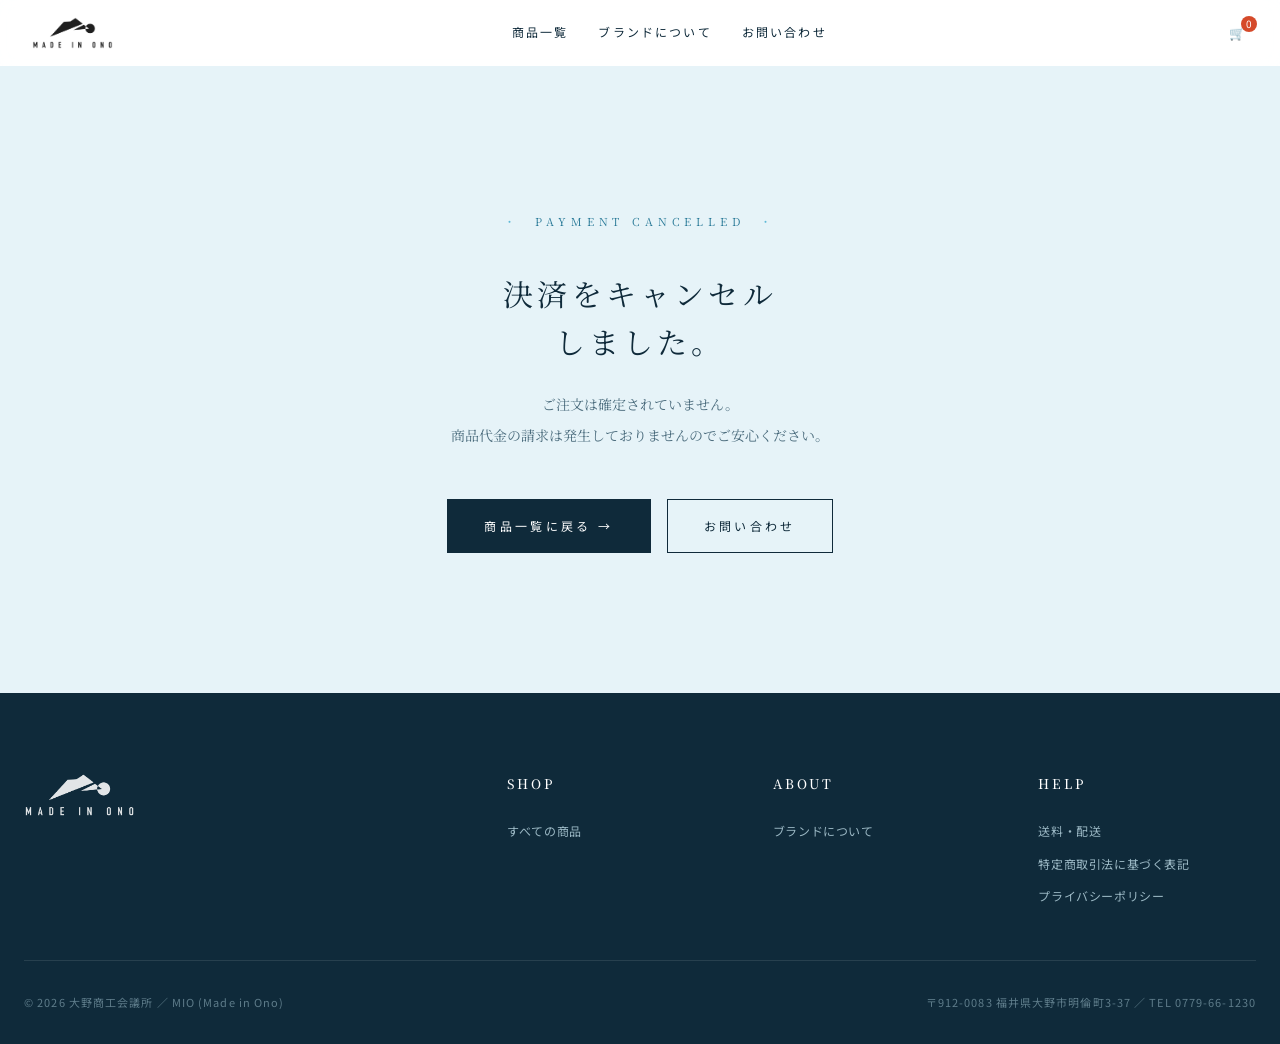
<file: cancel.html>
<!DOCTYPE html>
<html lang="ja">
<head>
<meta charset="UTF-8">
<meta name="viewport" content="width=device-width,initial-scale=1">
<title>決済をキャンセルしました ｜ MIO</title>
<meta name="description" content="決済キャンセル — MIO">
<meta property="og:type" content="website">
<meta property="og:title" content="決済をキャンセルしました ｜ MIO">
<meta property="og:description" content="決済キャンセル — MIO">
<meta property="og:url" content="https://mio-ono.jp/cancel.html">
<meta property="og:image" content="https://mio-ono.jp/assets/img/ogp.jpg">
<meta property="og:site_name" content="MIO ／ Made in Ono">
<meta property="og:locale" content="ja_JP">
<meta name="twitter:card" content="summary_large_image">
<link rel="icon" href="/favicon.ico" sizes="any">
<link rel="icon" type="image/png" href="/favicon.png">
<link rel="apple-touch-icon" href="/apple-touch-icon.png">
<link rel="preconnect" href="https://fonts.googleapis.com">
<link rel="preconnect" href="https://fonts.gstatic.com" crossorigin>
<link href="https://fonts.googleapis.com/css2?family=Noto+Sans+JP:wght@300;400;500;700&family=Noto+Serif+JP:wght@300;400;500;600&display=swap" rel="stylesheet">
<link rel="stylesheet" href="assets/style.css">
<script src="assets/motion.js" defer></script>
</head>
<body>

<nav class="nav">
  <div class="nav-inner">
    <a href="index.html" class="brand">
      <img class="brand-logo" src="assets/img/logo-mio-black.png" alt="MIO ／ Made in Ono">
    </a>
    <div class="nav-links">
      <a href="products.html">商品一覧</a>
      <a href="about.html">ブランドについて</a>
      <a href="index.html#contact">お問い合わせ</a>
    </div>
    <div class="nav-cta"><span class="icon cart-badge">🛒</span></div>
  </div>
</nav>

<section style="padding:140px 24px;text-align:center;background:var(--sky-pale);min-height:60vh">
  <div style="max-width:580px;margin:0 auto">
    <div class="section-eyebrow">PAYMENT CANCELLED</div>
    <h1 style="font-family:var(--serif);font-size:30px;font-weight:400;letter-spacing:.14em;margin:18px 0 24px;line-height:1.6">決済をキャンセル<br>しました。</h1>
    <p style="font-family:var(--serif);font-size:14px;line-height:2.2;color:var(--ink-sub);margin-bottom:48px">
      ご注文は確定されていません。<br>
      商品代金の請求は発生しておりませんのでご安心ください。
    </p>
    <div style="display:flex;gap:16px;justify-content:center;flex-wrap:wrap">
      <a href="products.html" class="btn btn-dark">商品一覧に戻る →</a>
      <a href="index.html#contact" class="btn" style="color:var(--ink);border-color:var(--ink)">お問い合わせ</a>
    </div>
  </div>
</section>

<footer>
  <div class="foot-inner">
    <div class="foot-brand">
      <img class="brand-logo" src="assets/img/logo-mio-white.png" alt="MIO ／ Made in Ono">
    </div>
    <div class="foot-col"><h4>SHOP</h4><a href="products.html">すべての商品</a></div>
    <div class="foot-col"><h4>ABOUT</h4><a href="about.html">ブランドについて</a></div>
    <div class="foot-col"><h4>HELP</h4>
      <a href="shipping.html">送料・配送</a>
      <a href="tokutei.html">特定商取引法に基づく表記</a>
      <a href="privacy.html">プライバシーポリシー</a>
    </div>
  </div>
  <div class="foot-bottom">
    <span>© 2026 大野商工会議所 ／ MIO (Made in Ono)</span>
    <span>〒912-0083 福井県大野市明倫町3-37 ／ TEL 0779-66-1230</span>
  </div>
</footer>

</body>
</html>
</file>
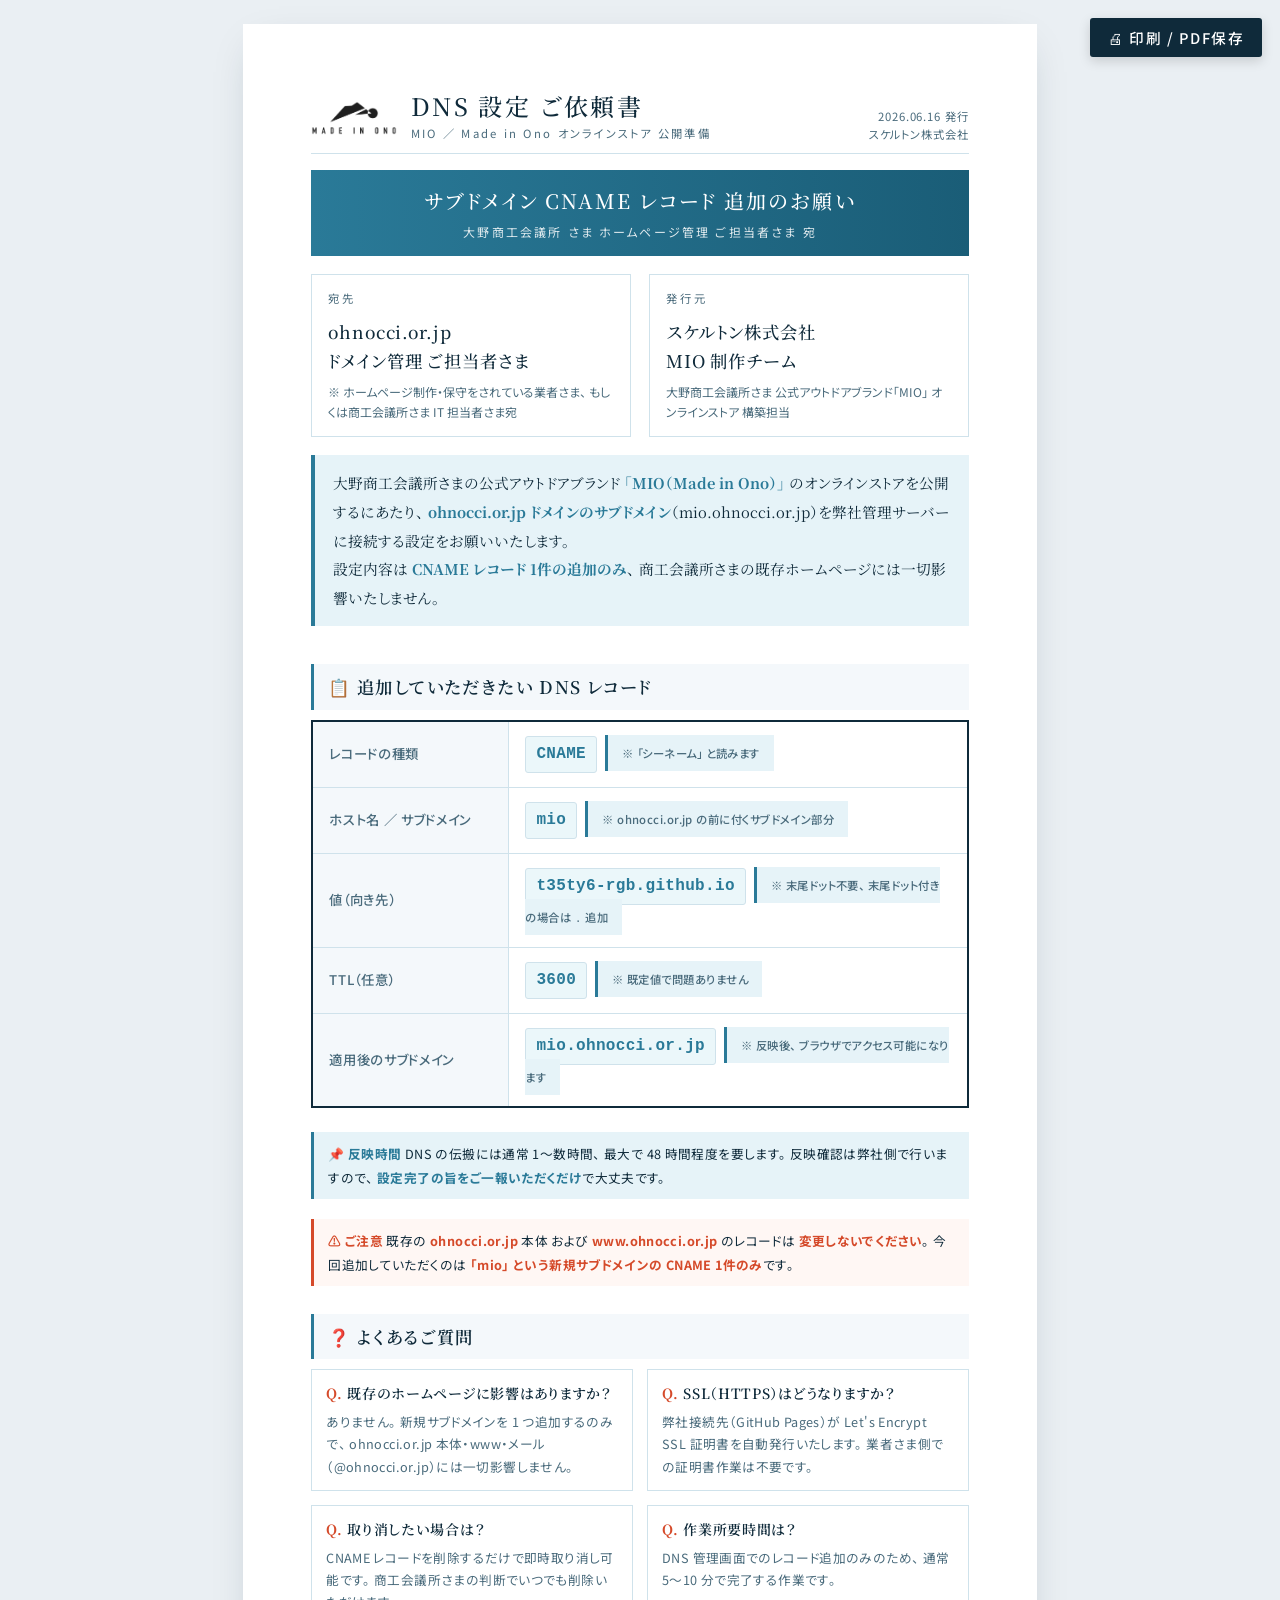
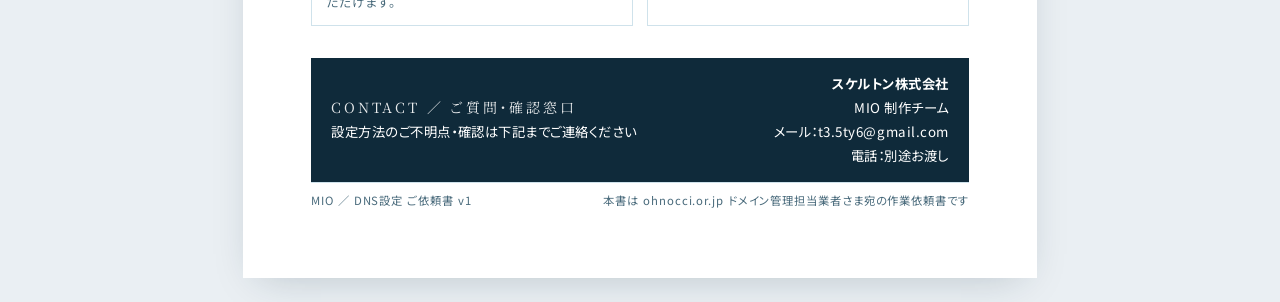
<file: dns-request.html>
<!DOCTYPE html>
<html lang="ja">
<head>
<meta charset="UTF-8">
<meta name="viewport" content="width=device-width,initial-scale=1">
<title>DNS設定 ご依頼書 ／ MIO Made in Ono</title>
<link rel="preconnect" href="https://fonts.googleapis.com">
<link rel="preconnect" href="https://fonts.gstatic.com" crossorigin>
<link href="https://fonts.googleapis.com/css2?family=Noto+Sans+JP:wght@300;400;500;700&family=Noto+Serif+JP:wght@300;400;500;600&display=swap" rel="stylesheet">
<style>
:root{
  --ink:#0f2a3a; --ink-sub:#4a6b7c;
  --sky:#5eb9d6; --sky-deep:#2a7a98; --sky-pale:#e6f3f8;
  --line:#cfe2eb; --shu:#d54a2a; --green:#4a9d72; --gold:#c2a350;
  --snow:#f7fbfd;
  --serif:'Noto Serif JP',serif; --sans:'Noto Sans JP',sans-serif;
}
*{box-sizing:border-box;margin:0;padding:0}
html,body{background:#eaeff3;color:var(--ink);font-family:var(--sans);line-height:1.7;-webkit-font-smoothing:antialiased;font-feature-settings:"palt"}
.page{width:210mm;min-height:297mm;background:#fff;margin:24px auto;padding:0;position:relative;box-shadow:0 12px 40px -16px rgba(15,42,58,.25);display:flex;flex-direction:column}
.page-inner{padding:18mm 18mm;flex:1;display:flex;flex-direction:column}

.head{display:flex;justify-content:space-between;align-items:flex-end;padding-bottom:10px;border-bottom:1px solid var(--line);margin-bottom:16px}
.head .left{display:flex;align-items:center;gap:14px}
.head img{height:34px;width:auto}
.head h1{font-family:var(--serif);font-size:18pt;letter-spacing:.1em;font-weight:500;line-height:1.2}
.head .sub{font-size:8.5pt;letter-spacing:.2em;color:var(--ink-sub);margin-top:3px}
.head .right{text-align:right;font-size:8.5pt;color:var(--ink-sub);letter-spacing:.08em;line-height:1.6}

.title-bar{background:linear-gradient(90deg,var(--sky-deep) 0%,#1a5d77 100%);color:#fff;padding:14px 22px;margin-bottom:18px;text-align:center}
.title-bar h2{font-family:var(--serif);font-size:15pt;letter-spacing:.1em;font-weight:500;margin-bottom:4px}
.title-bar .sub{font-size:9pt;letter-spacing:.18em;color:rgba(255,255,255,.85)}

.to-block{display:grid;grid-template-columns:1fr 1fr;gap:18px;margin-bottom:18px}
.to-block .box{border:1px solid var(--line);padding:14px 16px;background:#fff}
.to-block .lbl{font-size:8.5pt;letter-spacing:.25em;color:var(--ink-sub);margin-bottom:8px;text-transform:uppercase;font-family:var(--sans)}
.to-block .nm{font-family:var(--serif);font-size:13pt;font-weight:500;letter-spacing:.05em;color:var(--ink);margin-bottom:6px}
.to-block .det{font-size:9pt;color:var(--ink-sub);line-height:1.7}

.intro{background:var(--sky-pale);border-left:4px solid var(--sky-deep);padding:14px 18px;font-family:var(--serif);font-size:11pt;line-height:1.95;color:var(--ink);margin-bottom:20px}
.intro strong{color:var(--sky-deep)}

.section-h{font-family:var(--serif);font-size:13pt;font-weight:600;letter-spacing:.08em;color:var(--ink);margin:18px 0 10px;padding:8px 14px;background:#f4f8fb;border-left:3px solid var(--sky-deep)}

table.rec{width:100%;border-collapse:collapse;font-size:11pt;margin-bottom:14px;border:2px solid var(--ink)}
table.rec th{background:var(--ink);color:#fff;padding:12px;font-family:var(--sans);font-weight:500;letter-spacing:.1em;font-size:10pt;text-align:left}
table.rec td{padding:14px 16px;border:1px solid var(--line);font-family:'SF Mono','Menlo','Hiragino Sans',monospace;font-size:12pt;color:var(--ink);background:#fff;letter-spacing:.02em;font-weight:500}
table.rec td.lbl{background:#f4f8fb;width:30%;font-family:var(--sans);font-weight:500;color:var(--ink-sub);font-size:10pt;letter-spacing:.05em}
table.rec td .code{background:rgba(94,185,214,.12);padding:4px 10px;border:1px solid var(--line);border-radius:3px;display:inline-block;font-weight:600;color:var(--sky-deep)}
table.rec td .note{font-size:8.5pt;color:var(--ink-sub);margin-left:8px;letter-spacing:.04em;font-family:var(--sans)}

.note{background:var(--sky-pale);border-left:3px solid var(--sky-deep);padding:10px 14px;font-size:9.5pt;line-height:1.85;margin:10px 0;color:var(--ink);letter-spacing:.03em}
.note strong{color:var(--sky-deep)}
.note.warn{background:#fff7f4;border-left-color:var(--shu)}
.note.warn strong{color:var(--shu)}
.note.gold{background:#fcf6e3;border-left-color:var(--gold)}
.note.gold strong{color:#8c6d1f}

.faq{display:grid;grid-template-columns:1fr 1fr;gap:14px;margin-bottom:14px}
.faq .q{background:#fff;border:1px solid var(--line);padding:12px 14px}
.faq .q .qt{font-family:var(--serif);font-size:10.5pt;font-weight:600;color:var(--ink);margin-bottom:5px;letter-spacing:.05em}
.faq .q .qt::before{content:"Q. ";color:var(--shu);font-weight:700}
.faq .q .at{font-size:9.5pt;color:var(--ink-sub);line-height:1.75;letter-spacing:.03em}

.contact{background:#0f2a3a;color:#fff;padding:14px 20px;margin-top:18px;display:flex;justify-content:space-between;align-items:center;flex-wrap:wrap;gap:14px}
.contact .lbl{font-family:var(--serif);font-size:10.5pt;letter-spacing:.2em;color:rgba(255,255,255,.9)}
.contact .det{font-size:10pt;letter-spacing:.04em;line-height:1.8;font-family:var(--sans)}
.contact .det strong{color:#fff}

.foot{padding-top:8px;border-top:1px solid var(--line);display:flex;justify-content:space-between;font-size:8.5pt;color:var(--ink-sub);letter-spacing:.08em;margin-top:auto}

.toolbar{position:fixed;top:18px;right:18px;z-index:100}
.toolbar button{padding:9px 18px;background:#0f2a3a;color:#fff;border:none;font-family:var(--sans);font-size:11pt;letter-spacing:.1em;cursor:pointer;border-radius:3px;font-weight:500;box-shadow:0 4px 12px rgba(0,0,0,.15)}

@media print{
  body{background:#fff}
  .toolbar{display:none}
  .page{margin:0;box-shadow:none}
  @page{size:A4 portrait;margin:0}
}
</style>
</head>
<body>

<div class="toolbar"><button onclick="window.print()">🖨 印刷 / PDF保存</button></div>

<div class="page">
  <div class="page-inner">

    <div class="head">
      <div class="left">
        <img src="assets/img/logo-mio-black.png" alt="MIO">
        <div>
          <h1>DNS 設定 ご依頼書</h1>
          <div class="sub">MIO ／ Made in Ono オンラインストア 公開準備</div>
        </div>
      </div>
      <div class="right">2026.06.16 発行<br>スケルトン株式会社</div>
    </div>

    <div class="title-bar">
      <h2>サブドメイン CNAME レコード 追加のお願い</h2>
      <div class="sub">大野商工会議所 さま ホームページ管理 ご担当者さま 宛</div>
    </div>

    <div class="to-block">
      <div class="box">
        <div class="lbl">宛先</div>
        <div class="nm">ohnocci.or.jp<br>ドメイン管理 ご担当者さま</div>
        <div class="det">※ ホームページ制作・保守をされている業者さま、 もしくは商工会議所さま IT 担当者さま宛</div>
      </div>
      <div class="box">
        <div class="lbl">発行元</div>
        <div class="nm">スケルトン株式会社<br>MIO 制作チーム</div>
        <div class="det">大野商工会議所さま 公式アウトドアブランド「MIO」 オンラインストア 構築担当</div>
      </div>
    </div>

    <div class="intro">
      大野商工会議所さまの公式アウトドアブランド <strong>「MIO（Made in Ono）」</strong> のオンラインストアを公開するにあたり、 <strong>ohnocci.or.jp ドメインのサブドメイン</strong>（mio.ohnocci.or.jp）を弊社管理サーバーに接続する設定をお願いいたします。 <br>
      設定内容は <strong>CNAME レコード 1件の追加のみ</strong>、 商工会議所さまの既存ホームページには一切影響いたしません。
    </div>

    <div class="section-h">📋 追加していただきたい DNS レコード</div>
    <table class="rec">
      <tr>
        <td class="lbl">レコードの種類</td>
        <td><span class="code">CNAME</span><span class="note">※ 「シーネーム」 と読みます</span></td>
      </tr>
      <tr>
        <td class="lbl">ホスト名 ／ サブドメイン</td>
        <td><span class="code">mio</span><span class="note">※ ohnocci.or.jp の前に付くサブドメイン部分</span></td>
      </tr>
      <tr>
        <td class="lbl">値（向き先）</td>
        <td><span class="code">t35ty6-rgb.github.io</span><span class="note">※ 末尾ドット不要、 末尾ドット付きの場合は <code>.</code> 追加</span></td>
      </tr>
      <tr>
        <td class="lbl">TTL（任意）</td>
        <td><span class="code">3600</span><span class="note">※ 既定値で問題ありません</span></td>
      </tr>
      <tr>
        <td class="lbl">適用後のサブドメイン</td>
        <td><span class="code">mio.ohnocci.or.jp</span><span class="note">※ 反映後、 ブラウザでアクセス可能になります</span></td>
      </tr>
    </table>

    <div class="note">
      <strong>📌 反映時間</strong> DNS の伝搬には通常 1〜数時間、 最大で 48 時間程度を要します。 反映確認は弊社側で行いますので、 <strong>設定完了の旨をご一報いただくだけ</strong>で大丈夫です。
    </div>

    <div class="note warn">
      <strong>⚠ ご注意</strong> 既存の <strong>ohnocci.or.jp</strong> 本体 および <strong>www.ohnocci.or.jp</strong> のレコードは <strong>変更しないでください</strong>。 今回追加していただくのは <strong>「mio」 という新規サブドメインの CNAME 1件のみ</strong>です。
    </div>

    <div class="section-h">❓ よくあるご質問</div>
    <div class="faq">
      <div class="q">
        <div class="qt">既存のホームページに影響はありますか？</div>
        <div class="at">ありません。 新規サブドメインを 1 つ追加するのみで、 ohnocci.or.jp 本体・www・メール（@ohnocci.or.jp）には一切影響しません。</div>
      </div>
      <div class="q">
        <div class="qt">SSL（HTTPS）はどうなりますか？</div>
        <div class="at">弊社接続先（GitHub Pages）が Let's Encrypt SSL 証明書を自動発行いたします。 業者さま側での証明書作業は不要です。</div>
      </div>
      <div class="q">
        <div class="qt">取り消したい場合は？</div>
        <div class="at">CNAME レコードを削除するだけで即時取り消し可能です。 商工会議所さまの判断でいつでも削除いただけます。</div>
      </div>
      <div class="q">
        <div class="qt">作業所要時間は？</div>
        <div class="at">DNS 管理画面でのレコード追加のみのため、 通常 5〜10 分で完了する作業です。</div>
      </div>
    </div>

    <div class="contact">
      <div>
        <div class="lbl">CONTACT ／ ご質問・確認窓口</div>
        <div class="det">設定方法のご不明点・確認は下記までご連絡ください</div>
      </div>
      <div class="det" style="text-align:right">
        <strong>スケルトン株式会社</strong><br>
        MIO 制作チーム<br>
        メール：t3.5ty6@gmail.com<br>
        電話：別途お渡し
      </div>
    </div>

    <div class="foot">
      <span>MIO ／ DNS設定 ご依頼書 v1</span>
      <span>本書は ohnocci.or.jp ドメイン管理担当業者さま宛の作業依頼書です</span>
    </div>
  </div>
</div>

</body>
</html>
</file>
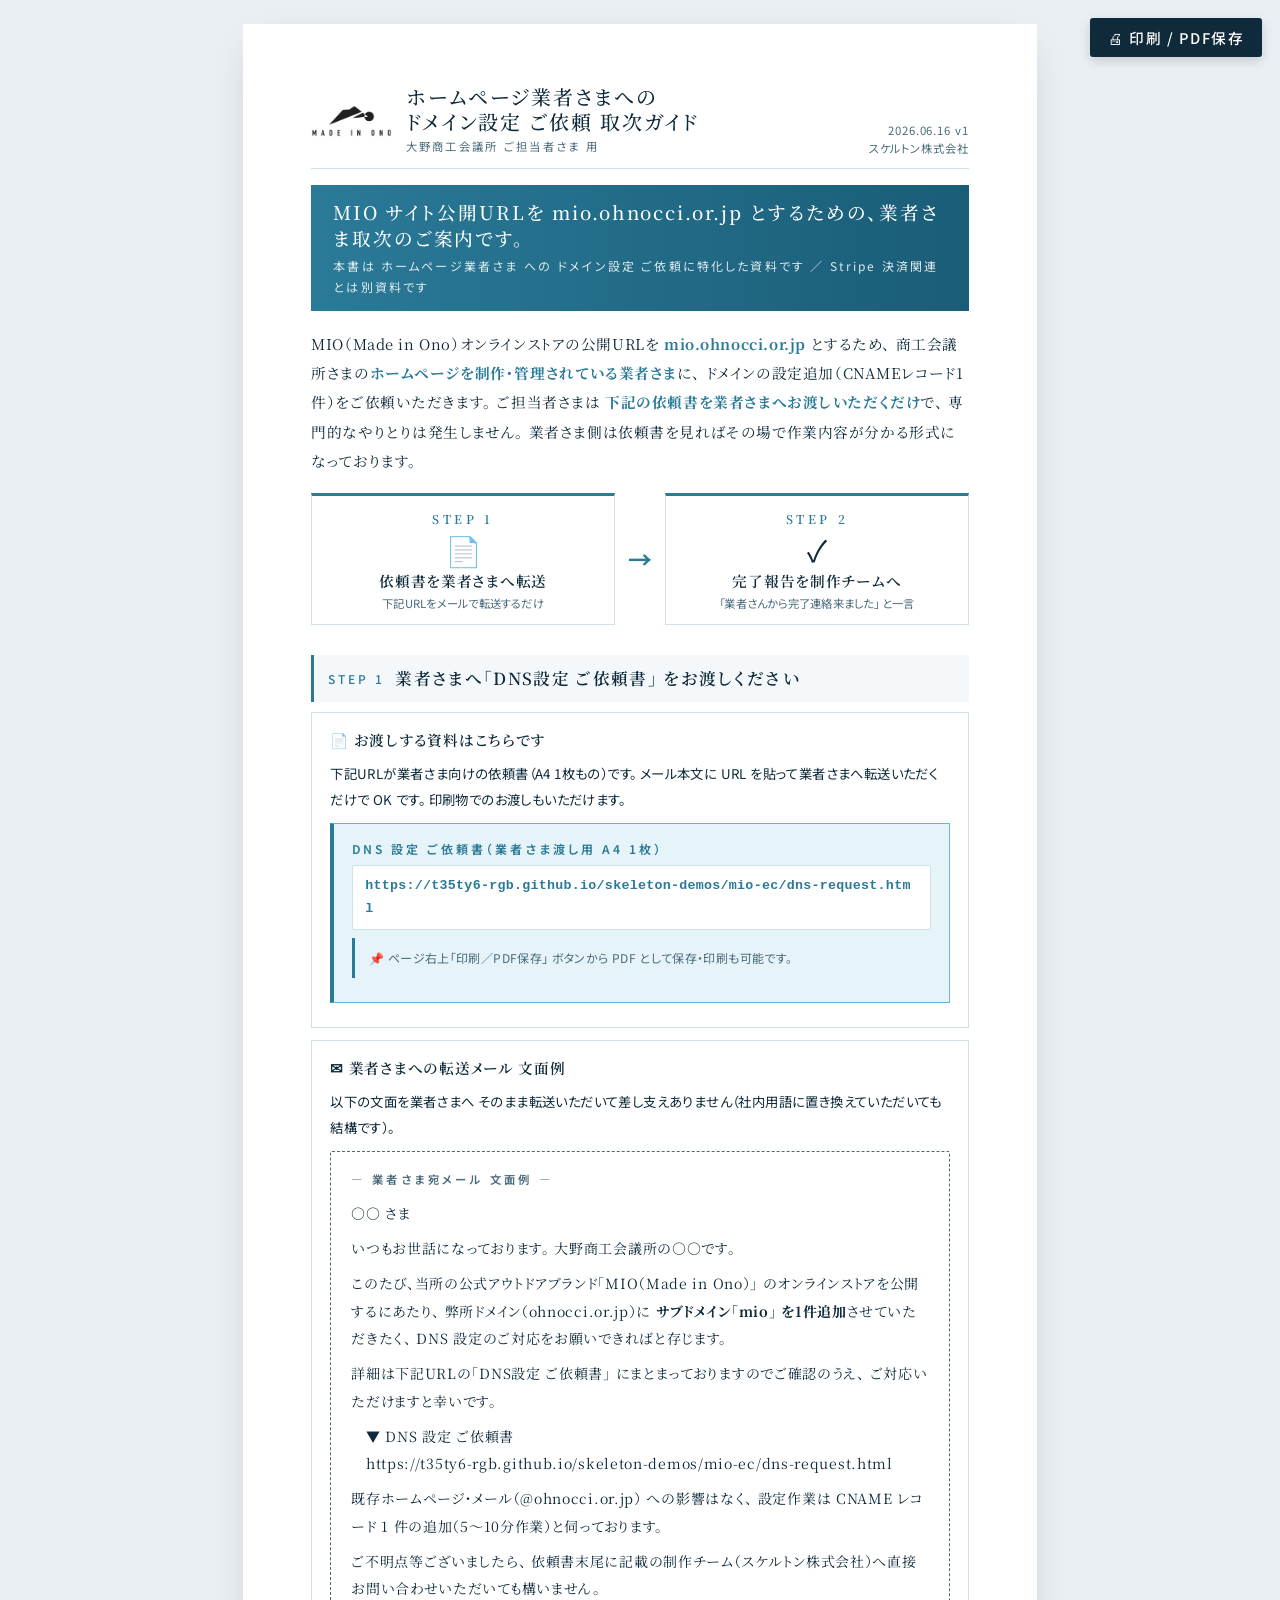
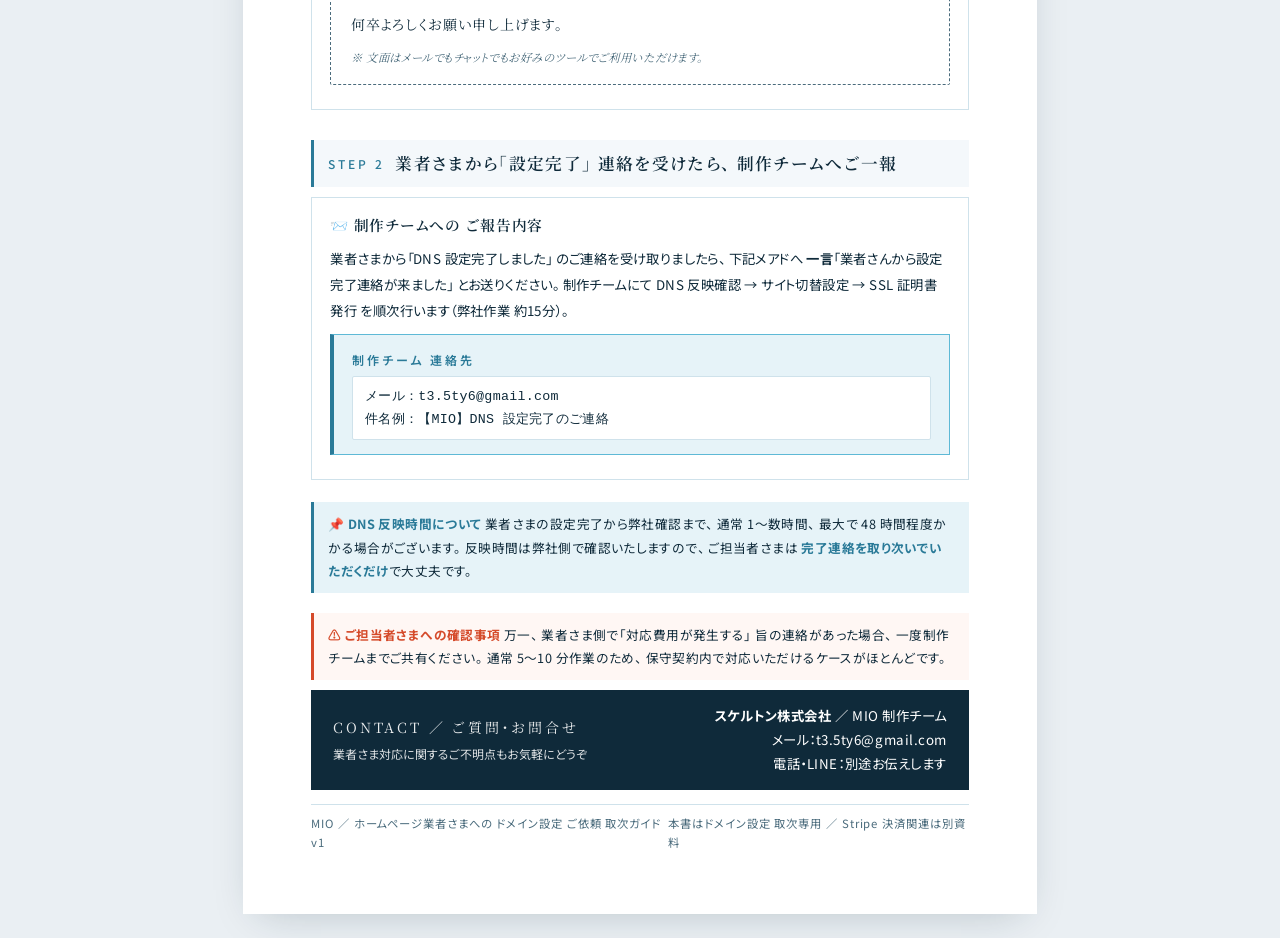
<file: handover-guide.html>
<!DOCTYPE html>
<html lang="ja">
<head>
<meta charset="UTF-8">
<meta name="viewport" content="width=device-width,initial-scale=1">
<title>ホームページ業者さまへの ドメイン設定 ご依頼 取次ガイド ／ MIO Made in Ono</title>
<link rel="preconnect" href="https://fonts.googleapis.com">
<link rel="preconnect" href="https://fonts.gstatic.com" crossorigin>
<link href="https://fonts.googleapis.com/css2?family=Noto+Sans+JP:wght@300;400;500;700&family=Noto+Serif+JP:wght@300;400;500;600&display=swap" rel="stylesheet">
<style>
:root{
  --ink:#0f2a3a; --ink-sub:#4a6b7c;
  --sky:#5eb9d6; --sky-deep:#2a7a98; --sky-pale:#e6f3f8;
  --line:#cfe2eb; --shu:#d54a2a; --green:#4a9d72; --gold:#c2a350;
  --snow:#f7fbfd;
  --serif:'Noto Serif JP',serif; --sans:'Noto Sans JP',sans-serif;
}
*{box-sizing:border-box;margin:0;padding:0}
html,body{background:#eaeff3;color:var(--ink);font-family:var(--sans);line-height:1.75;-webkit-font-smoothing:antialiased;font-feature-settings:"palt"}
.page{width:210mm;min-height:297mm;background:#fff;margin:24px auto;padding:0;position:relative;box-shadow:0 12px 40px -16px rgba(15,42,58,.25);display:flex;flex-direction:column}
.page-inner{padding:16mm 18mm;flex:1;display:flex;flex-direction:column}

.head{display:flex;justify-content:space-between;align-items:flex-end;padding-bottom:11px;border-bottom:1px solid var(--line);margin-bottom:16px}
.head .left{display:flex;align-items:center;gap:14px}
.head img{height:32px;width:auto}
.head h1{font-family:var(--serif);font-size:15pt;letter-spacing:.1em;font-weight:500;line-height:1.25}
.head .sub{font-size:8.5pt;letter-spacing:.2em;color:var(--ink-sub);margin-top:3px}
.head .right{text-align:right;font-size:8.5pt;color:var(--ink-sub);letter-spacing:.08em;line-height:1.6}

.title-bar{background:linear-gradient(90deg,var(--sky-deep) 0%,#1a5d77 100%);color:#fff;padding:14px 22px;margin-bottom:18px}
.title-bar h2{font-family:var(--serif);font-size:14pt;letter-spacing:.1em;font-weight:500;margin-bottom:3px;line-height:1.4}
.title-bar .sub{font-size:9pt;letter-spacing:.18em;color:rgba(255,255,255,.85)}

.lede{font-family:var(--serif);font-size:11pt;line-height:2;color:var(--ink);margin-bottom:18px;letter-spacing:.04em}
.lede strong{color:var(--sky-deep)}

.section-h{font-family:var(--serif);font-size:12.5pt;font-weight:600;letter-spacing:.08em;color:var(--ink);margin:18px 0 10px;padding:9px 14px;background:#f4f8fb;border-left:3px solid var(--sky-deep);display:flex;align-items:center;gap:10px}
.section-h .step{font-size:9pt;color:var(--sky-deep);letter-spacing:.25em;font-family:var(--sans);font-weight:500}

.card{background:#fff;border:1px solid var(--line);padding:14px 18px;margin-bottom:12px}
.card .t{font-family:var(--serif);font-size:11pt;font-weight:600;letter-spacing:.05em;margin-bottom:8px;color:var(--ink)}
.card .b{font-size:10pt;line-height:1.95;color:var(--ink);letter-spacing:.03em}
.card .b ul{list-style:none;padding:0;margin:6px 0 0}
.card .b ul li{padding:4px 0 4px 18px;position:relative;font-size:10pt;line-height:1.85}
.card .b ul li::before{content:"▸";position:absolute;left:0;color:var(--sky-deep);font-weight:600}

.url-card{background:var(--sky-pale);border:1px solid var(--sky);border-left:4px solid var(--sky-deep);padding:14px 18px;margin:10px 0}
.url-card .lbl{font-family:var(--sans);font-size:9pt;letter-spacing:.25em;color:var(--sky-deep);margin-bottom:6px;font-weight:600}
.url-card .url{font-family:'SF Mono','Menlo',monospace;font-size:10pt;color:var(--ink);word-break:break-all;letter-spacing:.02em;background:#fff;padding:8px 12px;border:1px solid var(--line);border-radius:2px}
.url-card .url a{color:var(--sky-deep);text-decoration:none;font-weight:600}
.url-card .note{font-size:9pt;color:var(--ink-sub);line-height:1.7;margin-top:8px;letter-spacing:.03em}

.template{background:#fff;border:1px dashed var(--ink-sub);padding:16px 20px;margin:10px 0;font-family:var(--serif);font-size:10.5pt;line-height:1.95;color:var(--ink);letter-spacing:.05em;border-radius:2px}
.template .lbl{font-family:var(--sans);font-size:8.5pt;letter-spacing:.3em;color:var(--ink-sub);margin-bottom:10px;text-transform:uppercase;font-weight:600}
.template p{margin-bottom:8px}
.template .nb{font-size:8.5pt;color:var(--ink-sub);letter-spacing:.05em;font-style:italic;margin-top:6px}

.flow-2step{display:grid;grid-template-columns:1fr 30px 1fr;gap:10px;align-items:stretch;margin-bottom:12px}
.flow-2step .s{background:#fff;border:1px solid var(--line);border-top:3px solid var(--sky-deep);padding:12px 14px;text-align:center}
.flow-2step .s .n{font-family:var(--serif);font-size:9pt;letter-spacing:.3em;color:var(--sky-deep);margin-bottom:6px;font-weight:600}
.flow-2step .s .ic{font-size:22pt;line-height:1;margin-bottom:6px}
.flow-2step .s .t{font-family:var(--serif);font-size:11pt;font-weight:600;letter-spacing:.05em;margin-bottom:3px;color:var(--ink);line-height:1.4}
.flow-2step .s .d{font-size:8.5pt;color:var(--ink-sub);line-height:1.6;letter-spacing:.02em}
.flow-2step .ar{display:flex;align-items:center;justify-content:center;font-size:18pt;color:var(--sky-deep);font-weight:700}

.note{background:var(--sky-pale);border-left:3px solid var(--sky-deep);padding:10px 14px;font-size:9.5pt;line-height:1.85;margin:10px 0;color:var(--ink);letter-spacing:.03em}
.note strong{color:var(--sky-deep)}
.note.warn{background:#fff7f4;border-left-color:var(--shu)}
.note.warn strong{color:var(--shu)}
.note.gold{background:#fcf6e3;border-left-color:var(--gold)}
.note.gold strong{color:#8c6d1f}

.contact{background:#0f2a3a;color:#fff;padding:14px 22px;margin-top:auto;display:flex;justify-content:space-between;align-items:center;flex-wrap:wrap;gap:14px}
.contact .lbl{font-family:var(--serif);font-size:10.5pt;letter-spacing:.2em;color:rgba(255,255,255,.9)}
.contact .det{font-size:10pt;letter-spacing:.04em;line-height:1.8;font-family:var(--sans);text-align:right}
.contact .det strong{color:#fff}

.foot{padding-top:9px;border-top:1px solid var(--line);display:flex;justify-content:space-between;font-size:8.5pt;color:var(--ink-sub);letter-spacing:.08em;margin-top:14px}

.toolbar{position:fixed;top:18px;right:18px;z-index:100}
.toolbar button{padding:9px 18px;background:#0f2a3a;color:#fff;border:none;font-family:var(--sans);font-size:11pt;letter-spacing:.1em;cursor:pointer;border-radius:3px;font-weight:500;box-shadow:0 4px 12px rgba(0,0,0,.15)}

@media print{
  body{background:#fff}
  .toolbar{display:none}
  .page{margin:0;box-shadow:none}
  @page{size:A4 portrait;margin:0}
}
</style>
</head>
<body>

<div class="toolbar"><button onclick="window.print()">🖨 印刷 / PDF保存</button></div>

<div class="page">
  <div class="page-inner">

    <div class="head">
      <div class="left">
        <img src="assets/img/logo-mio-black.png" alt="MIO">
        <div>
          <h1>ホームページ業者さまへの<br>ドメイン設定 ご依頼 取次ガイド</h1>
          <div class="sub">大野商工会議所 ご担当者さま 用</div>
        </div>
      </div>
      <div class="right">2026.06.16 v1<br>スケルトン株式会社</div>
    </div>

    <div class="title-bar">
      <h2>MIO サイト公開URLを mio.ohnocci.or.jp とするための、業者さま取次のご案内です。</h2>
      <div class="sub">本書は ホームページ業者さま への ドメイン設定 ご依頼に特化した資料です ／ Stripe 決済関連 とは別資料です</div>
    </div>

    <p class="lede">
      MIO（Made in Ono）オンラインストアの公開URLを <strong>mio.ohnocci.or.jp</strong> とするため、 商工会議所さまの<strong>ホームページを制作・管理されている業者さま</strong>に、 ドメインの設定追加（CNAMEレコード1件）をご依頼いただきます。
      ご担当者さまは <strong>下記の依頼書を業者さまへお渡しいただくだけ</strong>で、 専門的なやりとりは発生しません。 業者さま側は依頼書を見ればその場で作業内容が分かる形式になっております。
    </p>

    <!-- 2ステップ概要 -->
    <div class="flow-2step">
      <div class="s">
        <div class="n">STEP 1</div>
        <div class="ic">📄</div>
        <div class="t">依頼書を業者さまへ転送</div>
        <div class="d">下記URLをメールで転送するだけ</div>
      </div>
      <div class="ar">→</div>
      <div class="s">
        <div class="n">STEP 2</div>
        <div class="ic">✓</div>
        <div class="t">完了報告を制作チームへ</div>
        <div class="d">「業者さんから完了連絡来ました」 と一言</div>
      </div>
    </div>

    <!-- STEP 1 -->
    <div class="section-h"><span class="step">STEP 1</span>業者さまへ「DNS設定 ご依頼書」 をお渡しください</div>

    <div class="card">
      <div class="t">📄 お渡しする資料はこちらです</div>
      <div class="b">
        下記URLが業者さま向けの依頼書（A4 1枚もの）です。 メール本文に URL を貼って業者さまへ転送いただくだけで OK です。 印刷物でのお渡しもいただけます。
      </div>
      <div class="url-card">
        <div class="lbl">DNS 設定 ご依頼書（業者さま渡し用 A4 1枚）</div>
        <div class="url"><a href="https://t35ty6-rgb.github.io/skeleton-demos/mio-ec/dns-request.html" target="_blank">https://t35ty6-rgb.github.io/skeleton-demos/mio-ec/dns-request.html</a></div>
        <div class="note">📌 ページ右上「印刷／PDF保存」 ボタンから PDF として保存・印刷も可能です。</div>
      </div>
    </div>

    <div class="card">
      <div class="t">✉ 業者さまへの転送メール 文面例</div>
      <div class="b">
        以下の文面を業者さまへ そのまま転送いただいて差し支えありません（社内用語に置き換えていただいても結構です）。
      </div>
      <div class="template">
        <div class="lbl">— 業者さま宛メール 文面例 —</div>
        <p>○○ さま</p>
        <p>いつもお世話になっております。 大野商工会議所の○○です。</p>
        <p>このたび、当所の公式アウトドアブランド「MIO（Made in Ono）」 のオンラインストアを公開するにあたり、 弊所ドメイン（ohnocci.or.jp）に <strong>サブドメイン「mio」 を1件追加</strong>させていただきたく、 DNS 設定のご対応をお願いできればと存じます。</p>
        <p>詳細は下記URLの「DNS設定 ご依頼書」 にまとまっておりますのでご確認のうえ、 ご対応いただけますと幸いです。</p>
        <p>　▼ DNS 設定 ご依頼書<br>　https://t35ty6-rgb.github.io/skeleton-demos/mio-ec/dns-request.html</p>
        <p>既存ホームページ・メール（@ohnocci.or.jp） への影響はなく、 設定作業は CNAME レコード 1 件の追加（5〜10分作業）と伺っております。</p>
        <p>ご不明点等ございましたら、 依頼書末尾に記載の制作チーム（スケルトン株式会社）へ直接お問い合わせいただいても構いません。</p>
        <p>何卒よろしくお願い申し上げます。</p>
        <div class="nb">※ 文面はメールでもチャットでもお好みのツールでご利用いただけます。</div>
      </div>
    </div>

    <!-- STEP 2 -->
    <div class="section-h"><span class="step">STEP 2</span>業者さまから「設定完了」 連絡を受けたら、 制作チームへご一報</div>

    <div class="card">
      <div class="t">📨 制作チームへの ご報告内容</div>
      <div class="b">
        業者さまから「DNS 設定完了しました」 のご連絡を受け取りましたら、 下記メアドへ <strong>一言</strong>「業者さんから設定完了連絡が来ました」 とお送りください。 制作チームにて DNS 反映確認 → サイト切替設定 → SSL 証明書発行 を順次行います（弊社作業 約15分）。
      </div>
      <div class="url-card">
        <div class="lbl">制作チーム 連絡先</div>
        <div class="url">メール：t3.5ty6@gmail.com<br>件名例：【MIO】DNS 設定完了のご連絡</div>
      </div>
    </div>

    <div class="note">
      <strong>📌 DNS 反映時間について</strong> 業者さまの設定完了から弊社確認まで、 通常 1〜数時間、 最大で 48 時間程度かかる場合がございます。 反映時間は弊社側で確認いたしますので、 ご担当者さまは <strong>完了連絡を取り次いでいただくだけ</strong>で大丈夫です。
    </div>

    <div class="note warn">
      <strong>⚠ ご担当者さまへの確認事項</strong> 万一、 業者さま側で「対応費用が発生する」 旨の連絡があった場合、 一度制作チームまでご共有ください。 通常 5〜10 分作業のため、 保守契約内で対応いただけるケースがほとんどです。
    </div>

    <div class="contact">
      <div>
        <div class="lbl">CONTACT ／ ご質問・お問合せ</div>
        <div style="font-size:9pt;color:rgba(255,255,255,.85);margin-top:4px">業者さま対応に関するご不明点もお気軽にどうぞ</div>
      </div>
      <div class="det">
        <strong>スケルトン株式会社</strong> ／ MIO 制作チーム<br>
        メール：t3.5ty6@gmail.com<br>
        電話・LINE：別途お伝えします
      </div>
    </div>

    <div class="foot">
      <span>MIO ／ ホームページ業者さまへの ドメイン設定 ご依頼 取次ガイド v1</span>
      <span>本書はドメイン設定 取次専用 ／ Stripe 決済関連は別資料</span>
    </div>
  </div>
</div>

</body>
</html>
</file>
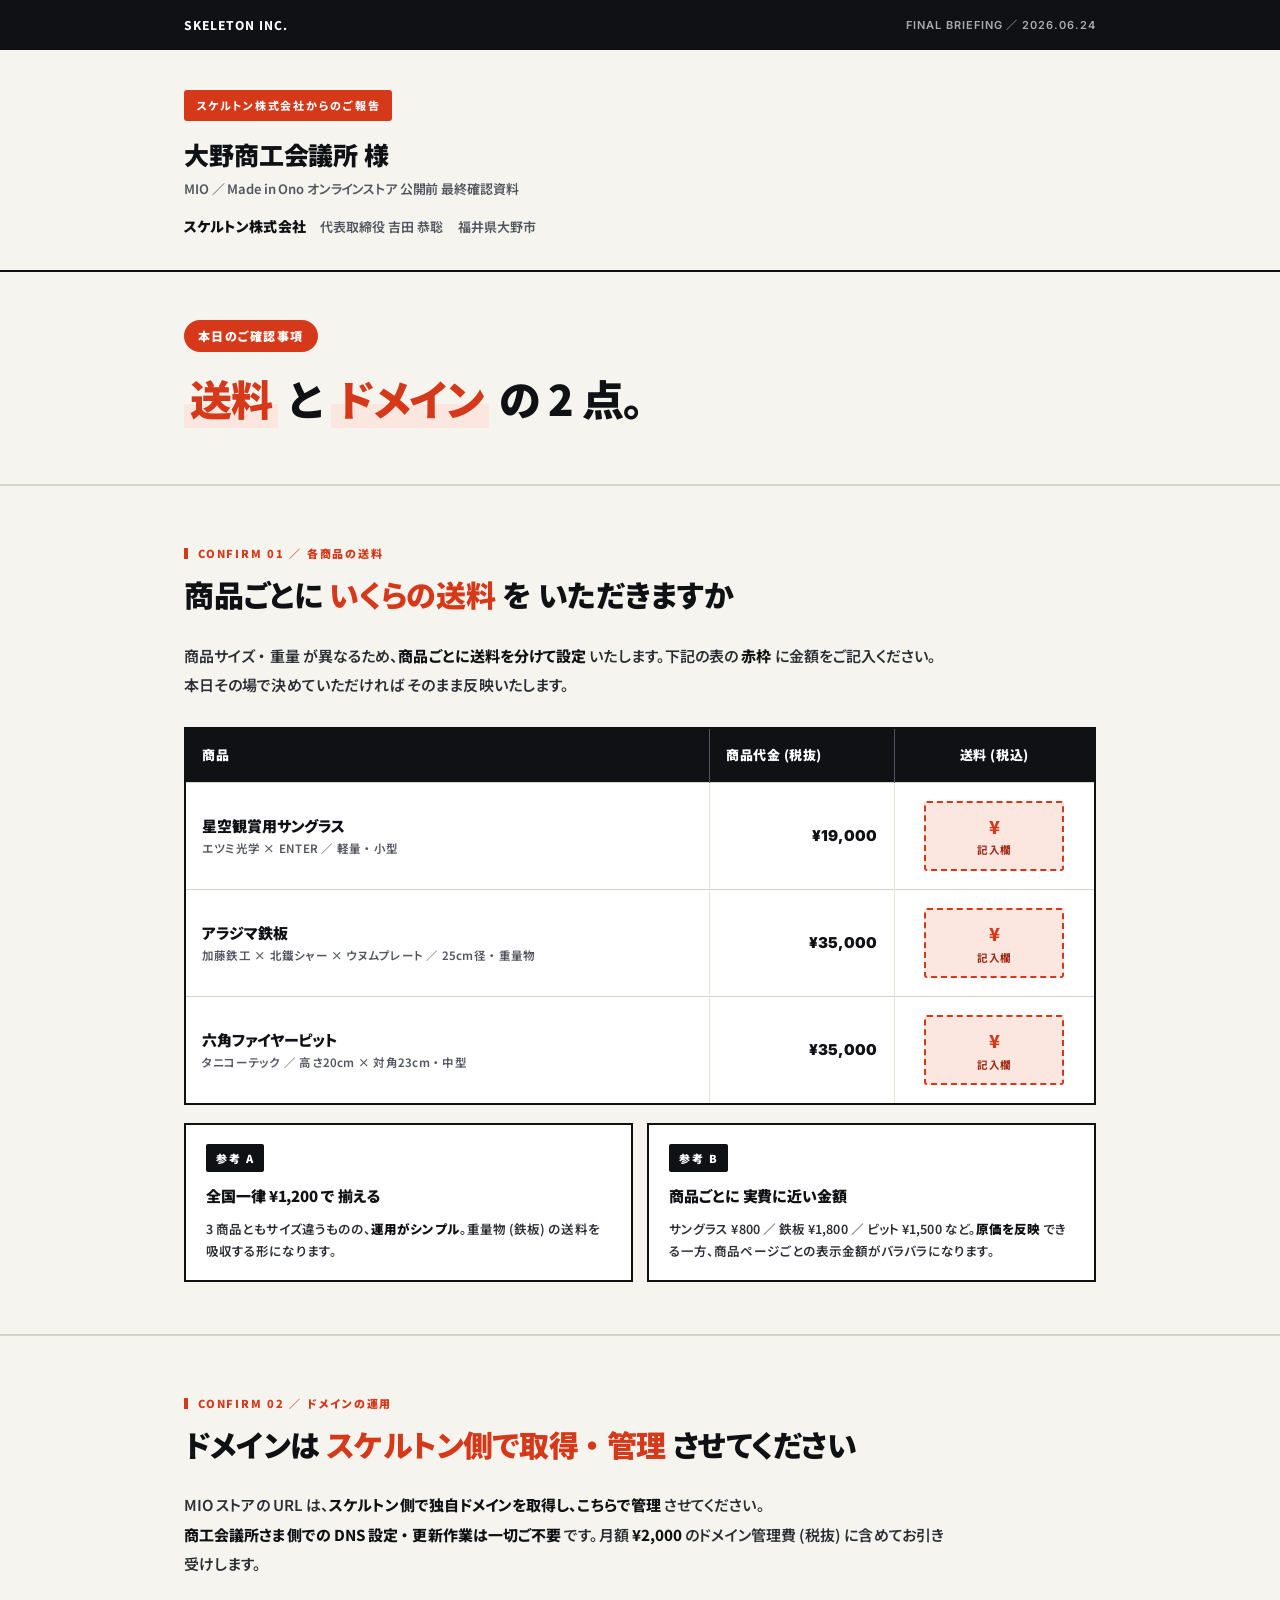
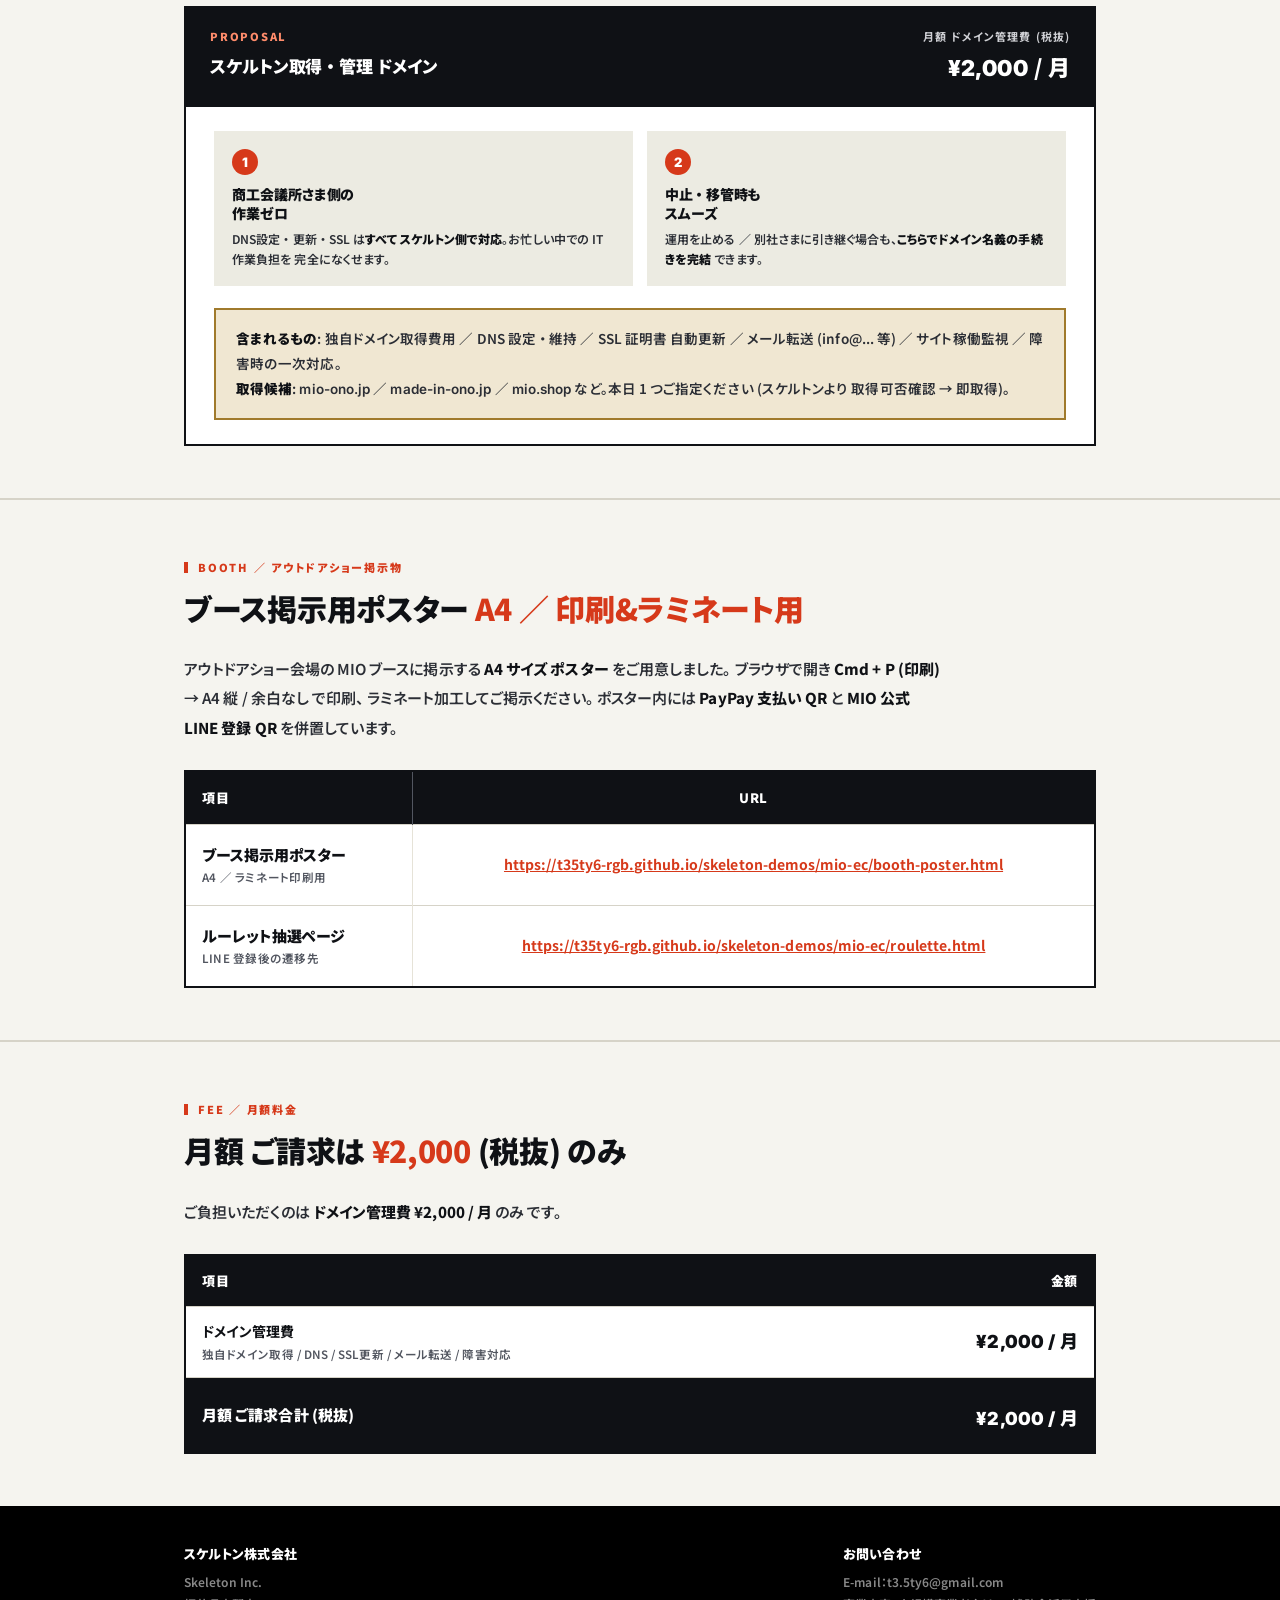
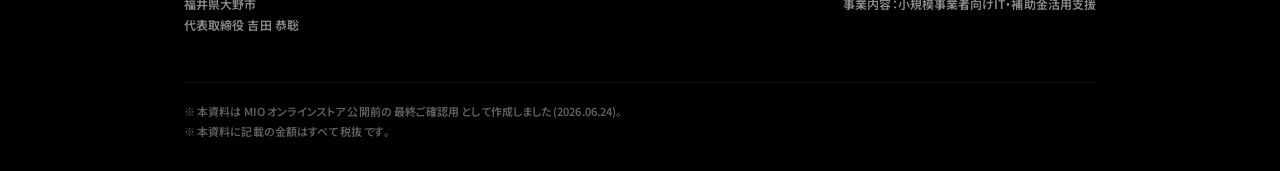
<file: meeting-final-20260624.html>
<!doctype html>
<html lang="ja">
<head>
<meta charset="utf-8">
<meta name="viewport" content="width=device-width,initial-scale=1,viewport-fit=cover">
<title>MIO オンラインストア 公開前 最終確認資料｜大野商工会議所 様｜スケルトン株式会社</title>
<meta name="robots" content="noindex,nofollow">

<link rel="preconnect" href="https://fonts.googleapis.com">
<link rel="preconnect" href="https://fonts.gstatic.com" crossorigin>
<link href="https://fonts.googleapis.com/css2?family=Noto+Sans+JP:wght@500;600;700;800;900&family=Inter:wght@500;600;700;800;900&display=swap" rel="stylesheet">

<style>
:root{
  --bg:#f5f4ef;
  --paper:#ffffff;
  --soft:#ecebe2;
  --ink:#0f1115;
  --ink-2:#2b2e35;
  --ink-3:#525660;
  --ink-4:#8a8e96;
  --line:#d6d3c8;
  --line-soft:#e6e3d8;
  --red:#d6391a;
  --red-deep:#a02711;
  --red-soft:#fce7e0;
  --gold:#a07a2c;
  --gold-soft:#f0e7d2;
}
*{box-sizing:border-box;margin:0;padding:0;-webkit-tap-highlight-color:transparent}
html{scroll-behavior:smooth}
body{
  background:var(--bg);color:var(--ink);
  font-family:'Noto Sans JP','Hiragino Sans','Yu Gothic Medium','Yu Gothic',sans-serif !important;
  font-size:15px;font-weight:500;line-height:1.85;
  font-feature-settings:"palt";letter-spacing:0.005em;
  -webkit-font-smoothing:antialiased;text-rendering:optimizeLegibility;
}
*:not(.num){font-family:'Noto Sans JP','Hiragino Sans','Yu Gothic Medium','Yu Gothic',sans-serif !important}
.num{font-family:'Inter','Noto Sans JP',sans-serif !important}
.wrap{max-width:960px;margin:0 auto;padding:0 24px}

.topbar{background:var(--ink);color:#fff;padding:14px 0;font-size:12px;letter-spacing:0.08em;font-weight:600}
.topbar .wrap{display:flex;justify-content:space-between;align-items:center;flex-wrap:wrap;gap:8px}
.topbar .brand{font-weight:800}
.topbar .meta{opacity:0.65;font-size:11px}

header.head{padding:40px 0 30px;border-bottom:2px solid var(--ink)}
.head-eyebrow{display:inline-block;font-size:11px;font-weight:800;letter-spacing:0.16em;color:#fff;background:var(--red);padding:5px 12px;border-radius:3px;margin-bottom:16px}
.head-to{font-size:25px;font-weight:900;color:var(--ink);margin-bottom:4px;letter-spacing:-0.005em;line-height:1.4}
.head-to small{display:block;font-size:13px;font-weight:600;color:var(--ink-3);margin-top:8px}
.head-from{display:flex;align-items:baseline;gap:14px;margin-top:16px;font-size:13px;color:var(--ink-3);flex-wrap:wrap;font-weight:600}
.head-from b{color:var(--ink);font-weight:900;font-size:14px}

/* === Hero === */
.hero{padding:48px 0 40px}
.hero-pill{display:inline-block;font-size:12px;font-weight:900;letter-spacing:0.12em;color:#fff;background:var(--red);padding:5px 14px;border-radius:99px;margin-bottom:18px}
.hero-title{font-weight:900;font-size:clamp(26px,4.6vw,42px);line-height:1.35;letter-spacing:-0.02em;color:var(--ink);margin-bottom:18px}
.hero-title em{font-style:normal;color:var(--red);background:linear-gradient(transparent 60%,var(--red-soft) 60%);padding:0 6px}
.hero-sub{font-size:15.5px;line-height:1.9;color:var(--ink-2);max-width:760px;font-weight:600}
.hero-sub b{color:var(--ink);font-weight:800}

/* === セクション === */
section{padding:52px 0;border-top:2px solid var(--line)}
.sec-eyebrow{display:inline-block;font-size:11px;font-weight:900;letter-spacing:0.16em;color:var(--red);margin-bottom:14px;border-left:4px solid var(--red);padding-left:10px;line-height:1}
.sec-title{font-weight:900;font-size:clamp(22px,2.8vw,30px);line-height:1.45;color:var(--ink);margin-bottom:24px;letter-spacing:-0.01em}
.sec-title em{font-style:normal;color:var(--red)}
.sec-lead{font-size:15px;line-height:1.95;color:var(--ink-2);margin-bottom:28px;max-width:760px;font-weight:600}
.sec-lead b{color:var(--ink);font-weight:800}

/* === 送料 表 === */
.ship-table{background:var(--paper);border:2px solid var(--ink);overflow:hidden;width:100%}
.ship-table table{width:100%;border-collapse:collapse;font-size:14px}
.ship-table thead th{background:var(--ink);color:#fff;font-size:13px;font-weight:900;letter-spacing:0.04em;padding:14px 16px;text-align:left;border-right:1px solid var(--ink-3)}
.ship-table thead th:last-child{border-right:none;text-align:center;width:200px}
.ship-table tbody tr{border-top:1px solid var(--line)}
.ship-table tbody td{padding:18px 16px;vertical-align:middle;font-weight:700;color:var(--ink);line-height:1.55;border-right:1px solid var(--line-soft)}
.ship-table tbody td:last-child{border-right:none;text-align:center}
.ship-table .cell-prod{font-size:15px;font-weight:900;color:var(--ink);letter-spacing:-0.005em}
.ship-table .cell-prod small{display:block;font-size:11.5px;color:var(--ink-3);font-weight:600;margin-top:3px;letter-spacing:0.02em}
.ship-table .cell-price{font-size:13px;color:var(--ink-2);font-weight:700;text-align:right;white-space:nowrap}
.ship-table .cell-price .num{font-size:15px;font-weight:900;color:var(--ink)}
.ship-table .ship-input{display:inline-block;border:2px dashed var(--red);background:var(--red-soft);padding:10px 18px;min-width:140px;text-align:center;font-size:18px;font-weight:900;color:var(--red);letter-spacing:0.02em;border-radius:3px;font-family:'Inter'}
.ship-table .ship-input small{display:block;font-family:'Noto Sans JP';font-size:10.5px;font-weight:700;color:var(--red-deep);letter-spacing:0.04em;margin-top:2px}

.ship-options{display:grid;grid-template-columns:1fr 1fr;gap:14px;margin-top:18px}
.ship-opt{background:var(--paper);border:2px solid var(--ink);padding:18px 20px}
.ship-opt-tag{display:inline-block;font-size:11px;font-weight:900;letter-spacing:0.14em;color:#fff;background:var(--ink);padding:4px 10px;border-radius:2px;margin-bottom:10px}
.ship-opt-title{font-size:15px;font-weight:900;color:var(--ink);margin-bottom:8px;letter-spacing:-0.005em}
.ship-opt-desc{font-size:12.5px;color:var(--ink-2);line-height:1.75;font-weight:600}
.ship-opt-desc b{color:var(--ink);font-weight:900}
@media(max-width:680px){.ship-options{grid-template-columns:1fr}}

/* === ドメイン 提案 === */
.domain-pitch{background:var(--paper);border:2px solid var(--ink);padding:0;overflow:hidden}
.domain-head{background:var(--ink);color:#fff;padding:18px 24px;display:flex;justify-content:space-between;align-items:baseline;flex-wrap:wrap;gap:10px}
.domain-head-l{font-size:11px;font-weight:900;letter-spacing:0.16em;color:#ff8c6b}
.domain-head-l b{display:block;color:#fff;font-size:17px;font-weight:900;letter-spacing:-0.005em;margin-top:4px}
.domain-head-r{font-family:'Inter';font-size:11px;font-weight:700;color:#cfd0d4;letter-spacing:0.1em;text-align:right}
.domain-head-r b{display:block;color:#fff;font-size:22px;font-weight:900;letter-spacing:0.02em}

.domain-body{padding:24px 28px}
.domain-why{display:grid;grid-template-columns:repeat(3,1fr);gap:14px;margin-bottom:22px}
.domain-why-cell{background:var(--soft);padding:16px 18px}
.domain-why-num{display:inline-flex;width:26px;height:26px;background:var(--red);color:#fff;font-family:'Inter';font-size:13px;font-weight:900;align-items:center;justify-content:center;border-radius:99px;margin-bottom:10px}
.domain-why-title{font-size:14px;font-weight:900;color:var(--ink);margin-bottom:6px;letter-spacing:-0.005em;line-height:1.35}
.domain-why-desc{font-size:12px;color:var(--ink-2);line-height:1.7;font-weight:600}
.domain-why-desc b{color:var(--ink);font-weight:900}
@media(max-width:680px){.domain-why{grid-template-columns:1fr}}

.domain-detail{background:var(--gold-soft);border:2px solid var(--gold);padding:16px 20px;font-size:13.5px;line-height:1.85;color:var(--ink-2);font-weight:600}
.domain-detail b{color:var(--ink);font-weight:900}

/* === 料金 まとめ === */
.fee-summary{background:var(--paper);border:2px solid var(--ink);overflow:hidden}
.fee-table{width:100%;border-collapse:collapse;font-size:14px}
.fee-table thead th{background:var(--ink);color:#fff;font-size:13px;font-weight:900;letter-spacing:0.04em;padding:13px 16px;text-align:left}
.fee-table thead th.col-amount{text-align:right;width:200px}
.fee-table tbody tr{border-top:1px solid var(--line)}
.fee-table tbody td{padding:14px 16px;font-weight:700;color:var(--ink);line-height:1.55}
.fee-table tbody td:last-child{text-align:right;white-space:nowrap;font-weight:900}
.fee-table tbody td .desc{display:block;font-size:11.5px;font-weight:600;color:var(--ink-3);margin-top:3px}
.fee-table tbody td .num{font-size:18px;font-weight:900;letter-spacing:0.01em}
.fee-table tr.zero td:last-child .num{color:var(--red)}
.fee-table tr.fee-line td:last-child .num{color:var(--ink)}
.fee-table tr.total{background:var(--ink);color:#fff}
.fee-table tr.total td{color:#fff;font-weight:900;font-size:15px;padding:18px 16px}
.fee-table tr.total td:last-child{font-size:24px;font-family:'Inter'}

/* === footer === */
footer{background:#000;color:#888;padding:36px 0 30px;font-size:12px;line-height:1.8;font-weight:600}
footer .wrap{display:flex;justify-content:space-between;gap:24px;flex-wrap:wrap}
footer b{color:#fff;font-weight:900;font-size:13px;display:block;margin-bottom:6px}
footer .legal{border-top:1px solid rgba(255,255,255,0.1);padding-top:18px;margin-top:22px;font-size:11px;opacity:0.7;width:100%;line-height:1.85}

@media print{
  .topbar,footer{background:#fff !important;color:#000 !important}
  body{font-size:11pt;background:#fff;color:#000}
  section{page-break-inside:avoid;padding:30px 0}
  *{border-color:#000 !important}
}
</style>
</head>
<body>

<div class="topbar">
  <div class="wrap">
    <div class="brand">SKELETON INC.</div>
    <div class="meta num">FINAL BRIEFING ／ 2026.06.24</div>
  </div>
</div>

<header class="head">
  <div class="wrap">
    <div class="head-eyebrow">スケルトン株式会社からのご報告</div>
    <div class="head-to">
      大野商工会議所 様
      <small>MIO ／ Made in Ono オンラインストア 公開前 最終確認資料</small>
    </div>
    <div class="head-from">
      <b>スケルトン株式会社</b>
      <span>代表取締役 吉田 恭聡</span>
      <span>福井県大野市</span>
    </div>
  </div>
</header>

<!-- ====== Hero ====== -->
<section class="hero" style="border-top:none">
  <div class="wrap">
    <div class="hero-pill">本日のご確認事項</div>
    <h1 class="hero-title">
      <em>送料</em> と <em>ドメイン</em> の 2 点。
    </h1>
  </div>
</section>

<!-- ====== 確認① 送料 ====== -->
<section>
  <div class="wrap">
    <div class="sec-eyebrow">CONFIRM 01 ／ 各商品の送料</div>
    <h2 class="sec-title">商品ごとに <em>いくらの送料</em> を いただきますか</h2>
    <p class="sec-lead">
      商品サイズ ・ 重量 が異なるため、<b>商品ごとに送料を分けて設定</b> いたします。下記の表の <b>赤枠</b> に金額をご記入ください。本日その場で決めていただければ そのまま反映いたします。
    </p>

    <div class="ship-table">
      <table>
        <thead>
          <tr>
            <th>商品</th>
            <th>商品代金 (税抜)</th>
            <th>送料 (税込)</th>
          </tr>
        </thead>
        <tbody>
          <tr>
            <td class="cell-prod">星空観賞用サングラス<small>エツミ光学 × ENTER ／ 軽量 ・ 小型</small></td>
            <td class="cell-price"><span class="num">¥19,000</span></td>
            <td><span class="ship-input">¥　　　<small>記入欄</small></span></td>
          </tr>
          <tr>
            <td class="cell-prod">アラジマ鉄板<small>加藤鉄工 × 北鐵シャー × ウヌムプレート ／ 25cm径 ・ 重量物</small></td>
            <td class="cell-price"><span class="num">¥35,000</span></td>
            <td><span class="ship-input">¥　　　<small>記入欄</small></span></td>
          </tr>
          <tr>
            <td class="cell-prod">六角ファイヤーピット<small>タニコーテック ／ 高さ20cm × 対角23cm ・ 中型</small></td>
            <td class="cell-price"><span class="num">¥35,000</span></td>
            <td><span class="ship-input">¥　　　<small>記入欄</small></span></td>
          </tr>
        </tbody>
      </table>
    </div>

    <div class="ship-options">
      <div class="ship-opt">
        <span class="ship-opt-tag">参考 A</span>
        <div class="ship-opt-title">全国一律 ¥1,200 で 揃える</div>
        <div class="ship-opt-desc">3 商品ともサイズ違うものの、<b>運用がシンプル</b>。重量物 (鉄板) の送料を吸収する形になります。</div>
      </div>
      <div class="ship-opt">
        <span class="ship-opt-tag">参考 B</span>
        <div class="ship-opt-title">商品ごとに 実費に近い金額</div>
        <div class="ship-opt-desc">サングラス ¥800 ／ 鉄板 ¥1,800 ／ ピット ¥1,500 など。<b>原価を反映</b> できる一方、商品ページごとの表示金額がバラバラになります。</div>
      </div>
    </div>
  </div>
</section>

<!-- ====== 確認② ドメイン ====== -->
<section>
  <div class="wrap">
    <div class="sec-eyebrow">CONFIRM 02 ／ ドメインの運用</div>
    <h2 class="sec-title">ドメインは <em>スケルトン側で取得 ・ 管理</em> させてください</h2>
    <p class="sec-lead">
      MIO ストアの URL は、<b>スケルトン側で独自ドメインを取得し、こちらで管理</b> させてください。<br>
      <b>商工会議所さま側での DNS 設定 ・ 更新作業は一切ご不要</b> です。月額 <b>¥2,000</b> のドメイン管理費 (税抜) に含めてお引き受けします。
    </p>

    <div class="domain-pitch">
      <div class="domain-head">
        <div class="domain-head-l">
          PROPOSAL
          <b>スケルトン取得 ・ 管理 ドメイン</b>
        </div>
        <div class="domain-head-r">
          月額 ドメイン管理費 (税抜)
          <b><span class="num">¥2,000</span> / 月</b>
        </div>
      </div>
      <div class="domain-body">
        <div class="domain-why" style="grid-template-columns:1fr 1fr">
          <div class="domain-why-cell">
            <span class="domain-why-num num">1</span>
            <div class="domain-why-title">商工会議所さま側の<br>作業ゼロ</div>
            <div class="domain-why-desc">DNS設定 ・ 更新 ・ SSL は<b>すべて スケルトン側で対応</b>。お忙しい中での IT 作業負担を 完全になくせます。</div>
          </div>
          <div class="domain-why-cell">
            <span class="domain-why-num num">2</span>
            <div class="domain-why-title">中止 ・ 移管時も<br>スムーズ</div>
            <div class="domain-why-desc">運用を止める ／ 別社さまに引き継ぐ場合も、<b>こちらでドメイン名義の手続きを完結</b> できます。</div>
          </div>
        </div>

        <div class="domain-detail">
          <b>含まれるもの</b>: 独自ドメイン取得費用 ／ DNS 設定 ・ 維持 ／ SSL 証明書 自動更新 ／ メール転送 (info@... 等) ／ サイト稼働監視 ／ 障害時の一次対応。<br>
          <b>取得候補</b>: <span class="num">mio-ono.jp</span> ／ <span class="num">made-in-ono.jp</span> ／ <span class="num">mio.shop</span> など。本日 1 つご指定ください (スケルトンより 取得可否確認 → 即取得)。
        </div>
      </div>
    </div>
  </div>
</section>

<!-- ====== アウトドアショー ブース掲示用ポスター ====== -->
<section>
  <div class="wrap">
    <div class="sec-eyebrow">BOOTH ／ アウトドアショー掲示物</div>
    <h2 class="sec-title">ブース掲示用ポスター <em>A4 ／ 印刷&ラミネート用</em></h2>
    <p class="sec-lead">
      アウトドアショー会場の MIO ブースに掲示する <b>A4 サイズ ポスター</b> をご用意しました。
      ブラウザで開き <b>Cmd + P (印刷)</b> → A4 縦 / 余白なし で印刷、 ラミネート加工してご掲示ください。
      ポスター内には <b>PayPay 支払い QR</b> と <b>MIO 公式 LINE 登録 QR</b> を併置しています。
    </p>
    <div class="ship-table" style="margin-top:24px">
      <table>
        <thead>
          <tr>
            <th>項目</th>
            <th style="width:auto">URL</th>
          </tr>
        </thead>
        <tbody>
          <tr>
            <td class="cell-prod">ブース掲示用ポスター<small>A4 ／ ラミネート印刷用</small></td>
            <td><a href="https://t35ty6-rgb.github.io/skeleton-demos/mio-ec/booth-poster.html" target="_blank" style="color:var(--red);font-weight:700">https://t35ty6-rgb.github.io/skeleton-demos/mio-ec/booth-poster.html</a></td>
          </tr>
          <tr>
            <td class="cell-prod">ルーレット抽選ページ<small>LINE 登録後の遷移先</small></td>
            <td><a href="https://t35ty6-rgb.github.io/skeleton-demos/mio-ec/roulette.html" target="_blank" style="color:var(--red);font-weight:700">https://t35ty6-rgb.github.io/skeleton-demos/mio-ec/roulette.html</a></td>
          </tr>
        </tbody>
      </table>
    </div>
  </div>
</section>

<!-- ====== 料金 まとめ ====== -->
<section>
  <div class="wrap">
    <div class="sec-eyebrow">FEE ／ 月額料金</div>
    <h2 class="sec-title">月額 ご請求は <em>¥2,000</em> (税抜) のみ</h2>
    <p class="sec-lead">
      ご負担いただくのは <b>ドメイン管理費 ¥2,000 / 月</b> のみ です。
    </p>

    <div class="fee-summary">
      <table class="fee-table">
        <thead>
          <tr>
            <th>項目</th>
            <th class="col-amount">金額</th>
          </tr>
        </thead>
        <tbody>
          <tr class="fee-line">
            <td>ドメイン管理費<span class="desc">独自ドメイン取得 / DNS / SSL更新 / メール転送 / 障害対応</span></td>
            <td><span class="num">¥2,000 / 月</span></td>
          </tr>
          <tr class="total">
            <td>月額 ご請求合計 (税抜)</td>
            <td><span class="num">¥2,000 / 月</span></td>
          </tr>
        </tbody>
      </table>
    </div>
  </div>
</section>

<footer>
  <div class="wrap">
    <div>
      <b>スケルトン株式会社</b>
      Skeleton Inc.<br>
      福井県大野市<br>
      代表取締役 吉田 恭聡
    </div>
    <div>
      <b>お問い合わせ</b>
      E-mail：t3.5ty6@gmail.com<br>
      事業内容：小規模事業者向けIT・補助金活用支援
    </div>
    <div class="legal">
      ※ 本資料は MIO オンラインストア 公開前の 最終ご確認用 として作成しました (2026.06.24)。<br>
      ※ 本資料に記載の金額はすべて 税抜 です。
    </div>
  </div>
</footer>

</body>
</html>
</file>
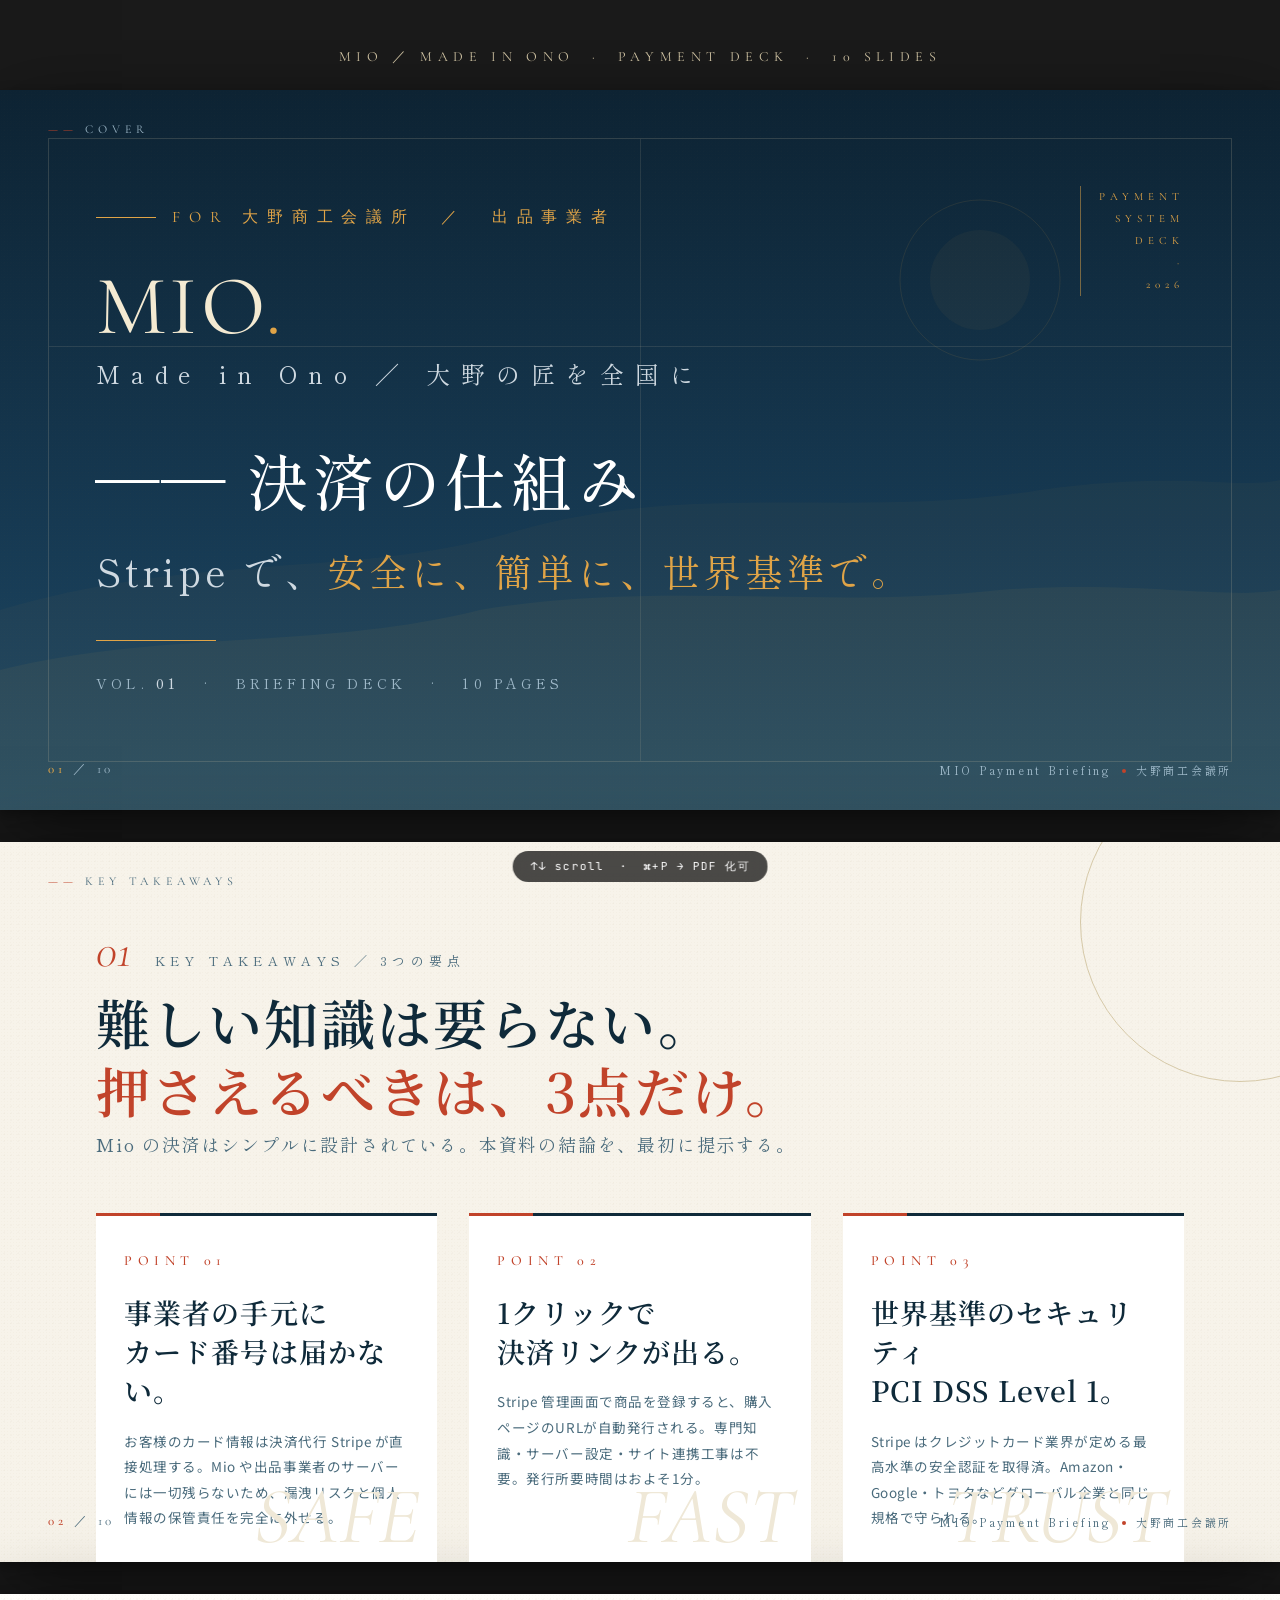
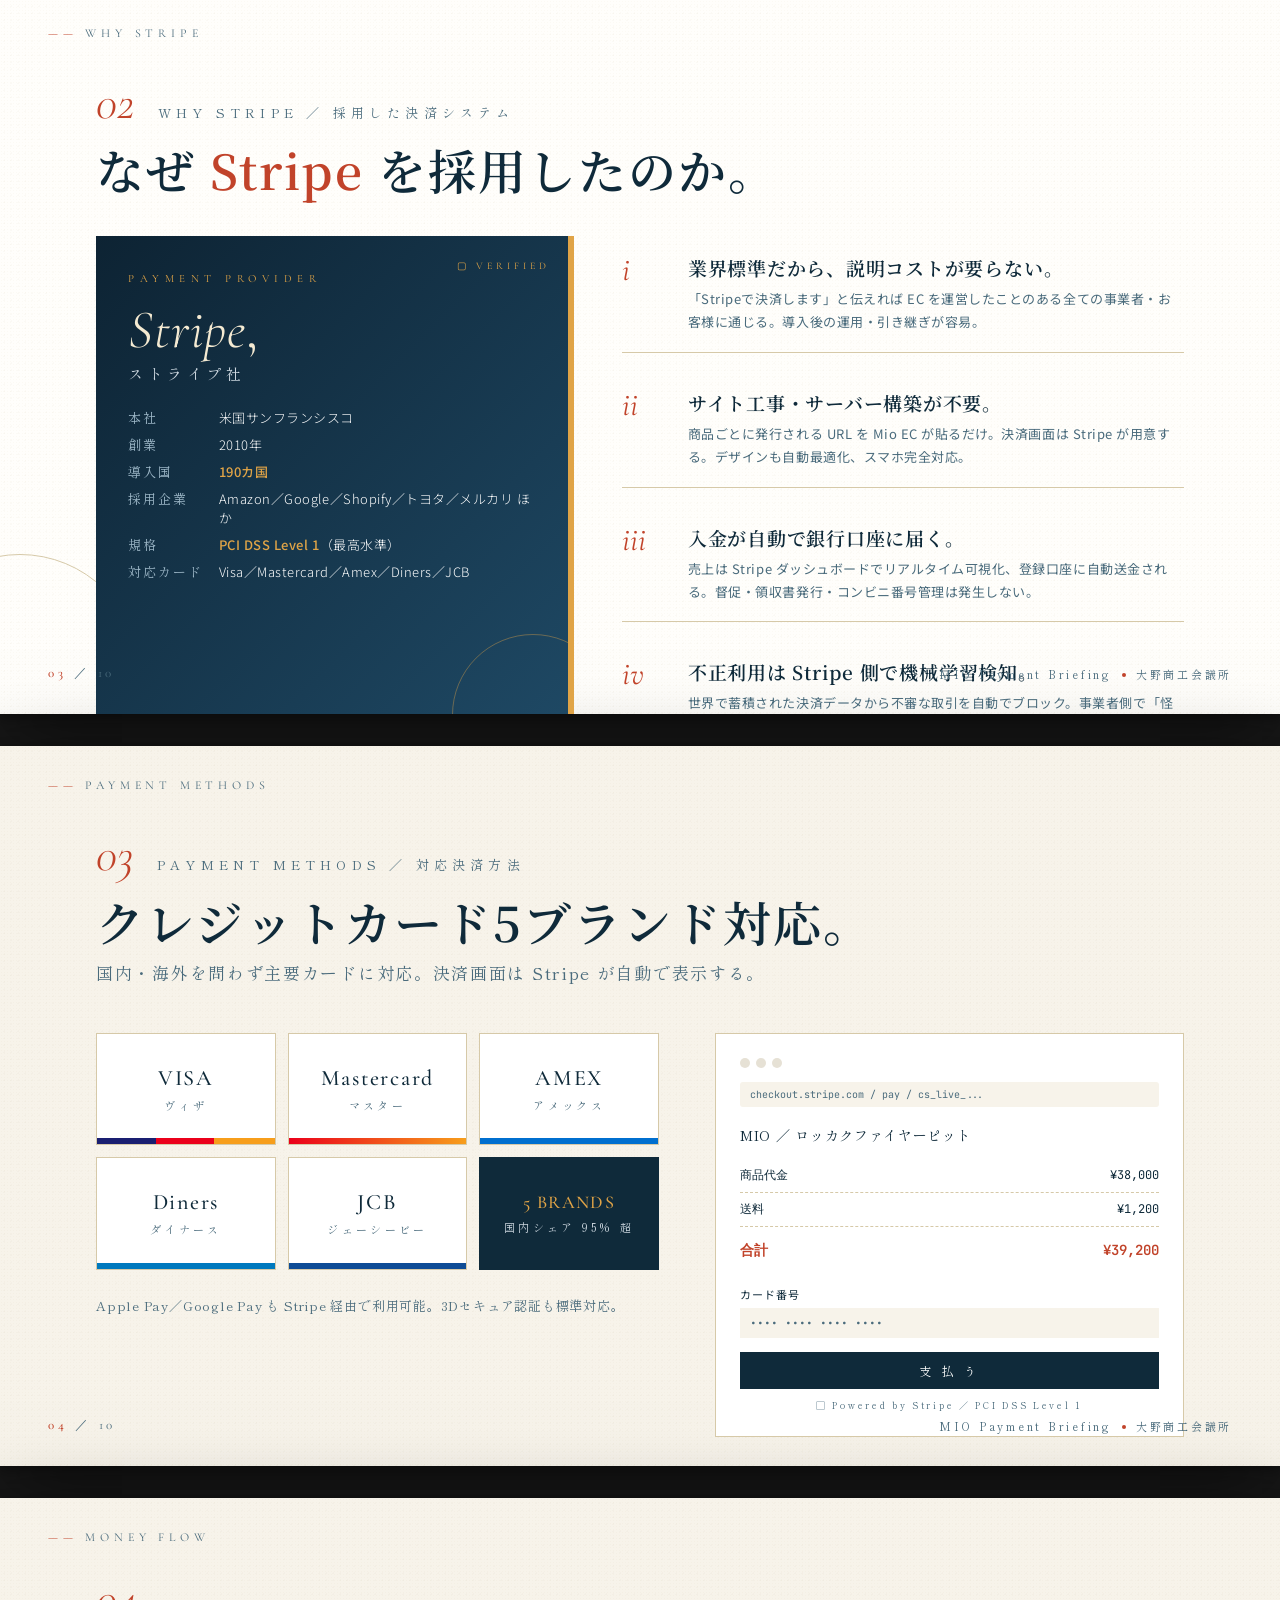
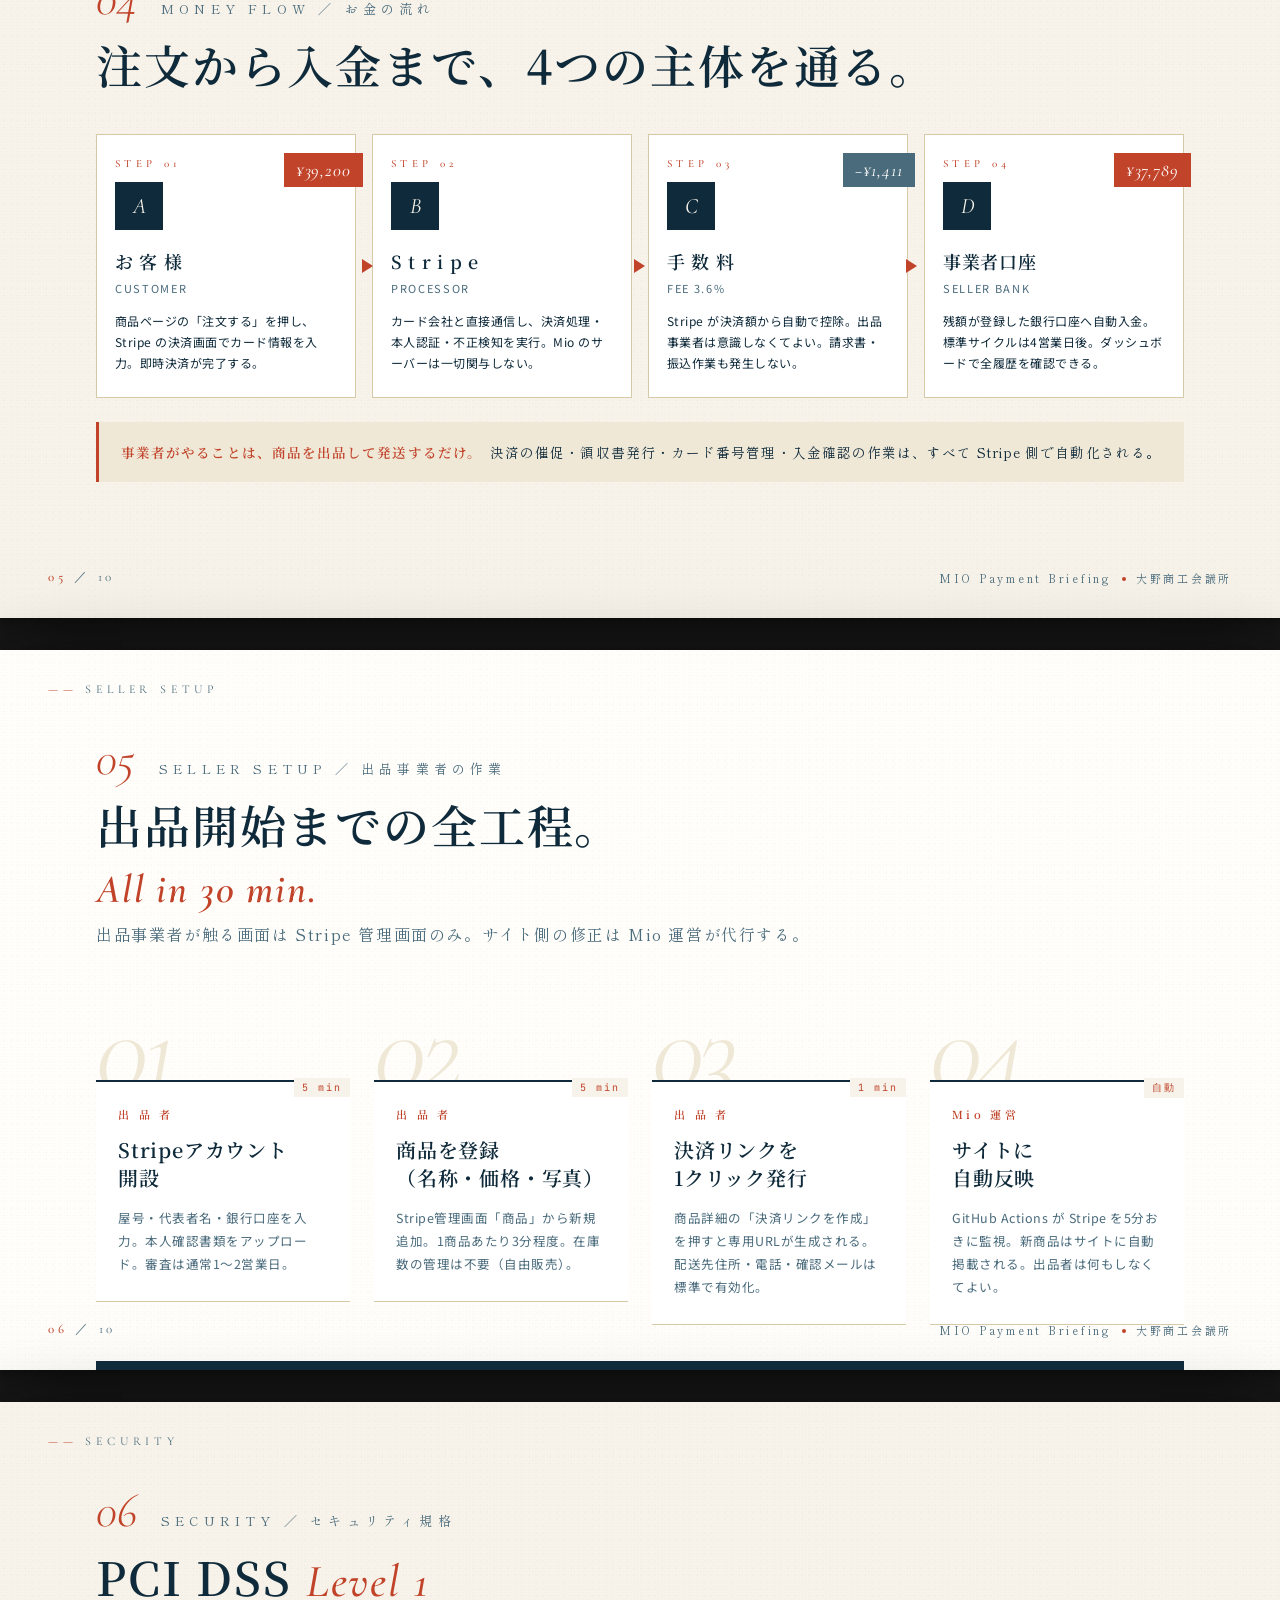
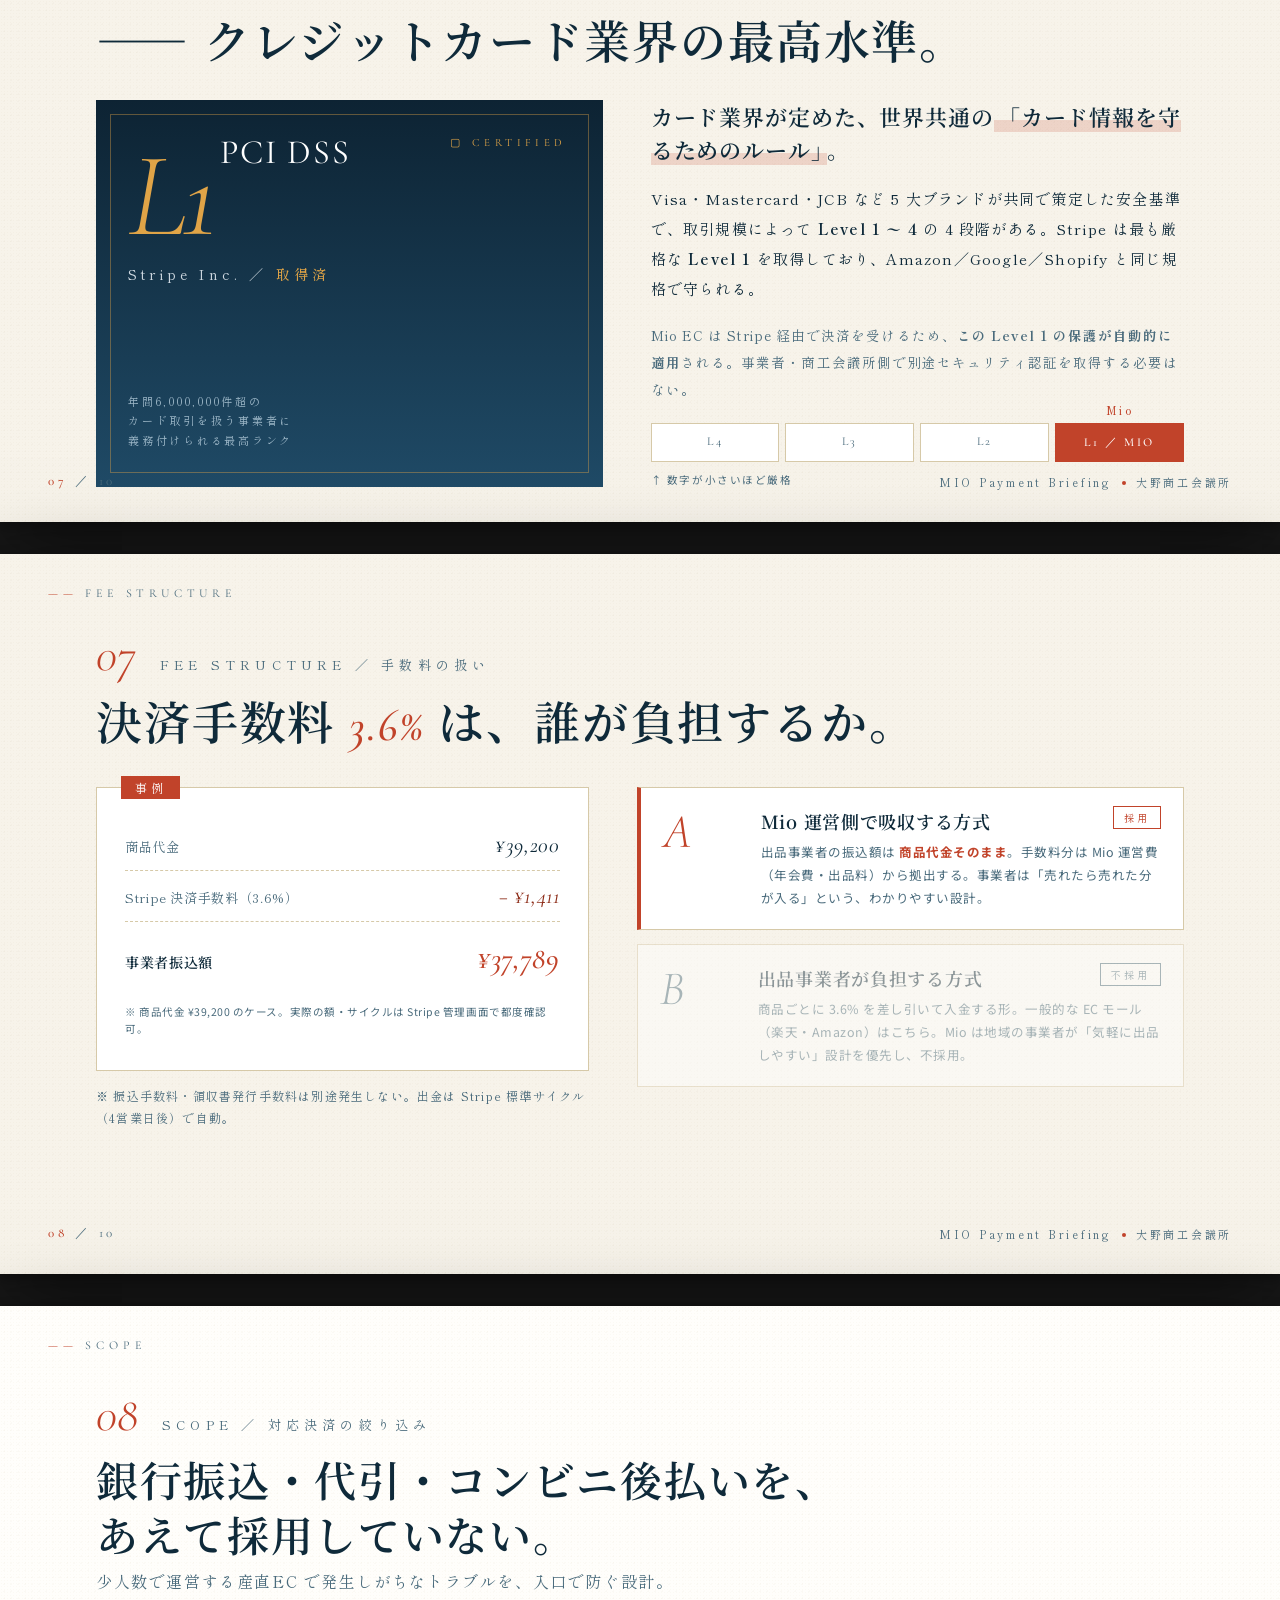
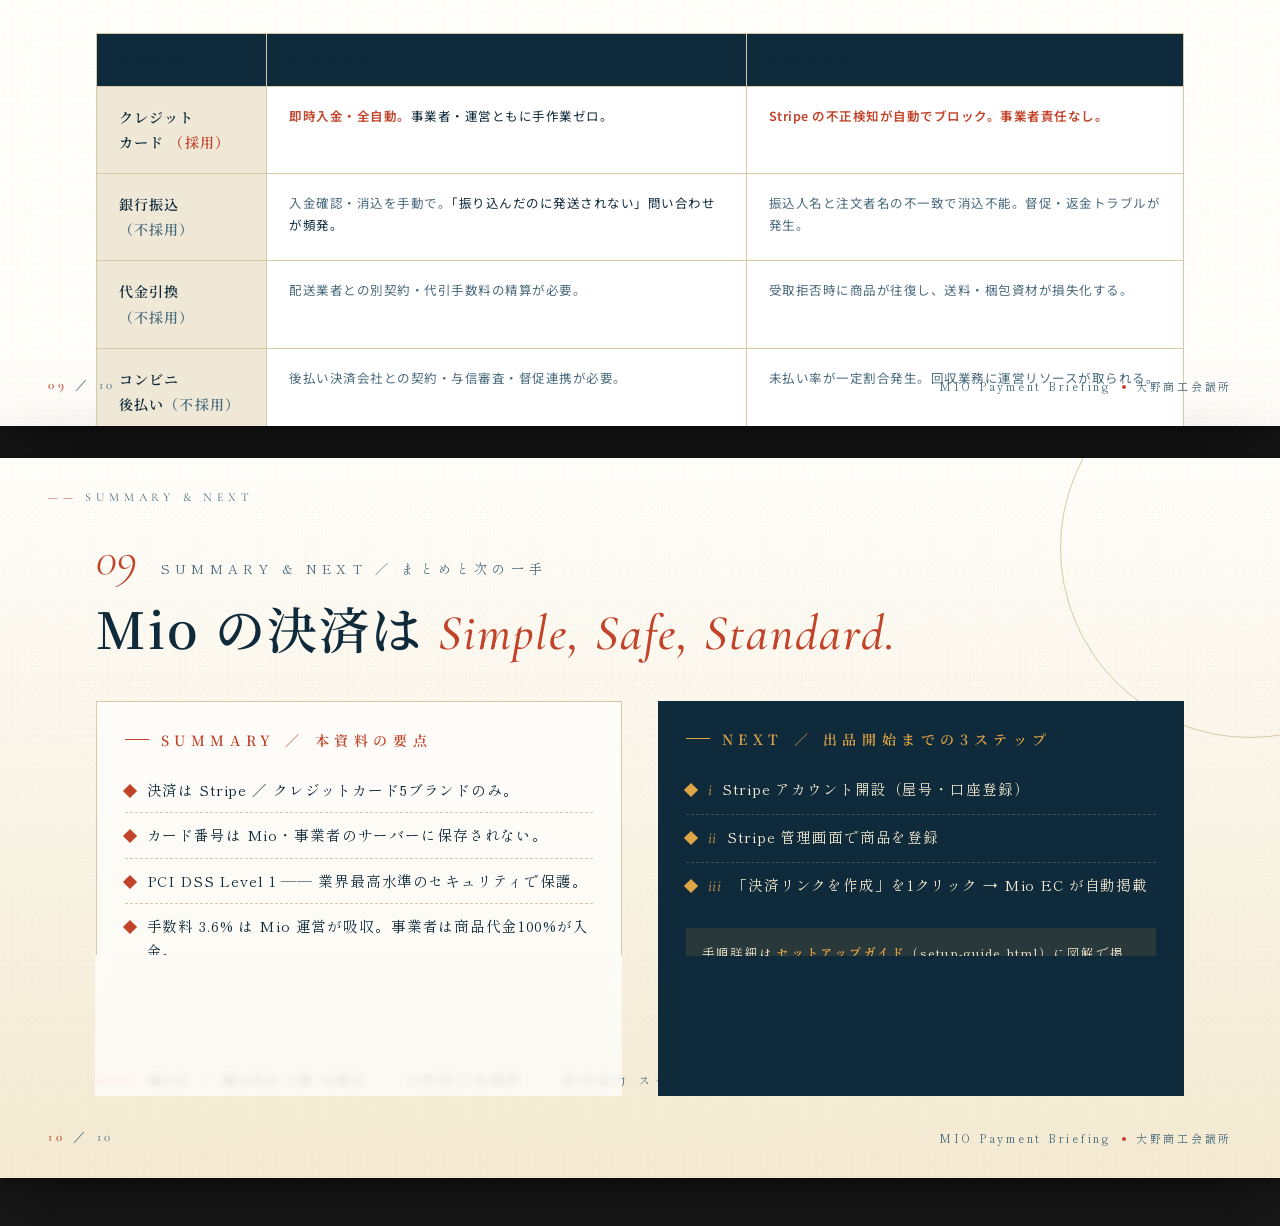
<file: payment-deck.html>
<!DOCTYPE html>
<html lang="ja">
<head>
<meta charset="UTF-8">
<meta name="viewport" content="width=device-width,initial-scale=1">
<title>Mio (Made in Ono) ／ 決済の仕組み</title>
<link rel="preconnect" href="https://fonts.googleapis.com">
<link rel="preconnect" href="https://fonts.gstatic.com" crossorigin>
<link href="https://fonts.googleapis.com/css2?family=Shippori+Mincho:wght@400;500;600;700;800&family=Noto+Serif+JP:wght@300;400;500;600;700&family=Noto+Sans+JP:wght@300;400;500;700&family=Cormorant+Garamond:wght@300;400;500;600&family=JetBrains+Mono:wght@400;500&display=swap" rel="stylesheet">
<style>
:root{
  --ink:#0f2a3a;
  --ink-2:#1b3a4d;
  --ink-sub:#4a6b7c;
  --sky:#5eb9d6;
  --sky-deep:#2a7a98;
  --sky-pale:#e6f3f8;
  --snow:#f4faff;
  --paper:#f7f3ea;
  --paper-2:#efe8d7;
  --shu:#c1432a;
  --shu-deep:#8e2e1a;
  --gold:#b88a3a;
  --line:#d6c9a8;
  --line-strong:#1a3548;
  --kuro:#0a0a0a;

  --serif: 'Shippori Mincho','Noto Serif JP','Hiragino Mincho ProN','Yu Mincho',serif;
  --serif-en: 'Cormorant Garamond', serif;
  --sans: 'Noto Sans JP','Hiragino Sans','Yu Gothic',sans-serif;
  --mono: 'JetBrains Mono', monospace;
}
*{box-sizing:border-box;margin:0;padding:0}
html,body{background:#1a1a1a;font-family:var(--sans);color:var(--ink);-webkit-font-smoothing:antialiased}
body{padding:48px 0;display:flex;flex-direction:column;align-items:center;gap:32px}

/* ===== Slide frame ===== */
.deck-title{
  color:#d6c9a8;font-family:var(--serif-en);font-size:14px;letter-spacing:.4em;
  text-transform:uppercase;margin-bottom:-8px
}
.slide{
  width:1280px;height:720px;background:var(--paper);
  position:relative;overflow:hidden;
  box-shadow:0 24px 80px rgba(0,0,0,.5),0 4px 12px rgba(0,0,0,.3);
}
.slide-num{
  position:absolute;left:48px;bottom:32px;font-family:var(--serif-en);
  font-size:13px;letter-spacing:.3em;color:var(--ink-sub);z-index:5;
}
.slide-num strong{color:var(--shu);font-weight:500}
.slide-foot{
  position:absolute;right:48px;bottom:32px;font-family:var(--serif);
  font-size:11px;letter-spacing:.25em;color:var(--ink-sub);z-index:5;
}
.slide-foot .dot{display:inline-block;width:4px;height:4px;background:var(--shu);
  border-radius:50%;vertical-align:middle;margin:0 10px 2px}
.slide-chapter{
  position:absolute;left:48px;top:32px;font-family:var(--serif-en);
  font-size:12px;letter-spacing:.4em;color:var(--ink-sub);text-transform:uppercase;z-index:5;
}
.slide-chapter::before{content:"—— ";color:var(--shu)}

/* paper texture */
.slide::before{
  content:"";position:absolute;inset:0;pointer-events:none;
  background-image:
    radial-gradient(rgba(180,150,80,.04) 1px,transparent 1px),
    radial-gradient(rgba(140,110,60,.03) 1px,transparent 1px);
  background-size:3px 3px,7px 7px;
  background-position:0 0,1px 2px;
  z-index:1;
}

/* ============ SLIDE 01 : COVER ============ */
.s01{background:linear-gradient(180deg,#0d2333 0%,#163952 60%,#1f4a66 100%);color:#f4ead2}
.s01 .slide-num,.s01 .slide-foot,.s01 .slide-chapter{color:#9fb9c9}
.s01 .slide-num strong{color:#e0a447}
.s01::before{opacity:.4}
.s01-bg{
  position:absolute;inset:0;z-index:1;opacity:.35;
}
.s01-bg svg{width:100%;height:100%;display:block}
.s01-grid{
  position:absolute;inset:48px;border:1px solid rgba(216,201,168,.18);
  z-index:2;pointer-events:none;
}
.s01-grid::before,.s01-grid::after{
  content:"";position:absolute;background:rgba(216,201,168,.12);
}
.s01-grid::before{left:0;right:0;top:33.33%;height:1px}
.s01-grid::after{top:0;bottom:0;left:50%;width:1px}
.s01-content{
  position:absolute;inset:0;z-index:4;
  display:flex;flex-direction:column;justify-content:center;padding:0 96px;
}
.s01-eyebrow{
  font-family:var(--serif-en);font-size:16px;letter-spacing:.55em;
  color:#e0a447;text-transform:uppercase;margin-bottom:36px;
  display:flex;align-items:center;gap:16px
}
.s01-eyebrow::before{content:"";display:block;width:60px;height:1px;background:#e0a447}
.s01-mark{
  font-family:var(--serif-en);font-size:84px;line-height:1;font-weight:400;
  letter-spacing:.04em;color:#f4ead2;margin-bottom:8px;
}
.s01-mark em{font-style:italic;color:#e0a447;font-weight:300}
.s01-jp{
  font-family:var(--serif);font-size:24px;font-weight:300;letter-spacing:.45em;
  color:#cfd9e1;margin-bottom:48px
}
.s01-title{
  font-family:var(--serif);font-size:62px;font-weight:500;
  letter-spacing:.06em;line-height:1.3;color:#fff
}
.s01-title .shu{color:#e0a447}
.s01-rule{margin:40px 0 32px;width:120px;height:1px;background:#e0a447}
.s01-meta{
  font-family:var(--serif);font-size:14px;letter-spacing:.3em;color:#9fb9c9;
  display:flex;gap:24px;align-items:center;
}
.s01-meta b{font-weight:500;color:#cfd9e1}
.s01-tag{
  position:absolute;top:96px;right:96px;z-index:5;
  font-family:var(--serif-en);font-size:11px;letter-spacing:.45em;
  color:#e0a447;text-align:right;line-height:2;text-transform:uppercase;
  border-left:1px solid rgba(224,164,71,.5);padding-left:18px;
}

/* ============ SLIDE 02 : 3 POINTS ============ */
.s02{padding:80px 96px}
.s02 .head{
  display:flex;align-items:baseline;gap:24px;margin-bottom:8px;z-index:3;position:relative
}
.s02 .head .num{font-family:var(--serif-en);font-size:48px;color:var(--shu);font-weight:300;font-style:italic}
.s02 .head .label{font-family:var(--serif);font-size:13px;letter-spacing:.4em;color:var(--ink-sub)}
.s02 .h1{
  font-family:var(--serif);font-size:54px;font-weight:600;color:var(--ink);
  letter-spacing:.04em;line-height:1.25;margin-bottom:8px;z-index:3;position:relative
}
.s02 .h1 .accent{color:var(--shu)}
.s02 .lead{
  font-family:var(--serif);font-size:18px;color:var(--ink-sub);letter-spacing:.1em;
  margin-bottom:56px;z-index:3;position:relative
}
.s02 .cards{display:grid;grid-template-columns:repeat(3,1fr);gap:32px;z-index:3;position:relative}
.s02 .card{
  background:#fff;padding:36px 28px 32px;position:relative;
  border-top:3px solid var(--ink);
  box-shadow:0 1px 0 var(--line);
}
.s02 .card::after{
  content:"";position:absolute;top:-3px;left:0;width:64px;height:3px;background:var(--shu);
}
.s02 .card .n{
  font-family:var(--serif-en);font-size:14px;letter-spacing:.4em;color:var(--shu);
  margin-bottom:24px;font-weight:500
}
.s02 .card .t{
  font-family:var(--serif);font-size:28px;font-weight:600;line-height:1.4;color:var(--ink);
  margin-bottom:18px;letter-spacing:.04em
}
.s02 .card .d{
  font-family:var(--sans);font-size:13.5px;line-height:1.9;color:var(--ink-sub);letter-spacing:.04em
}
.s02 .card .icon{
  font-family:var(--serif-en);font-style:italic;font-size:80px;line-height:1;
  color:var(--paper-2);position:absolute;right:18px;bottom:6px;pointer-events:none;
}

/* ============ SLIDE 03 : Stripe Rationale ============ */
.s03{padding:80px 96px;background:#fffefb}
.s03 .head{display:flex;align-items:baseline;gap:24px;margin-bottom:8px;z-index:3;position:relative}
.s03 .head .num{font-family:var(--serif-en);font-size:48px;color:var(--shu);font-weight:300;font-style:italic}
.s03 .head .label{font-family:var(--serif);font-size:13px;letter-spacing:.4em;color:var(--ink-sub)}
.s03 .h1{font-family:var(--serif);font-size:48px;font-weight:600;color:var(--ink);letter-spacing:.04em;line-height:1.25;margin-bottom:36px;z-index:3;position:relative}
.s03 .h1 .accent{color:var(--shu)}
.s03 .grid{display:grid;grid-template-columns:.85fr 1fr;gap:48px;z-index:3;position:relative}
.s03 .stripe-card{
  background:linear-gradient(135deg,#0d2333 0%,#1f4a66 100%);color:#f4ead2;
  padding:36px 32px;position:relative;overflow:hidden;
}
.s03 .stripe-card::after{
  content:"";position:absolute;right:-40px;bottom:-40px;width:160px;height:160px;
  border:1px solid rgba(224,164,71,.4);border-radius:50%
}
.s03 .stripe-card::before{
  content:"";position:absolute;right:0;top:0;width:6px;height:100%;background:#e0a447
}
.s03 .stripe-card .pre{font-family:var(--serif-en);font-size:11px;letter-spacing:.5em;color:#e0a447;margin-bottom:18px;text-transform:uppercase}
.s03 .stripe-card .nm{font-family:var(--serif-en);font-size:54px;letter-spacing:.02em;line-height:1;margin-bottom:6px;font-weight:400}
.s03 .stripe-card .nm em{font-style:italic;font-weight:300}
.s03 .stripe-card .jp{font-family:var(--serif);font-size:15px;letter-spacing:.3em;color:#cfd9e1;margin-bottom:24px}
.s03 .stripe-card dl{display:grid;grid-template-columns:auto 1fr;gap:8px 16px;font-size:13px}
.s03 .stripe-card dt{font-family:var(--serif);color:#9fb9c9;letter-spacing:.15em}
.s03 .stripe-card dd{color:#fff;letter-spacing:.04em;font-family:var(--sans);font-weight:300}
.s03 .stripe-card dd b{color:#e0a447;font-weight:500}
.s03 .reasons{display:flex;flex-direction:column;gap:18px}
.s03 .reason{display:grid;grid-template-columns:48px 1fr;gap:18px;padding:18px 0;border-bottom:1px solid var(--line)}
.s03 .reason:last-child{border-bottom:none}
.s03 .reason .ix{font-family:var(--serif-en);font-size:32px;color:var(--shu);font-style:italic;font-weight:400;line-height:1}
.s03 .reason .t{font-family:var(--serif);font-size:19px;font-weight:600;color:var(--ink);margin-bottom:6px;letter-spacing:.04em}
.s03 .reason .d{font-family:var(--sans);font-size:13px;color:var(--ink-sub);line-height:1.8;letter-spacing:.04em}

/* ============ SLIDE 04 : Cards ============ */
.s04{padding:80px 96px}
.s04 .head{display:flex;align-items:baseline;gap:24px;margin-bottom:8px;z-index:3;position:relative}
.s04 .head .num{font-family:var(--serif-en);font-size:48px;color:var(--shu);font-weight:300;font-style:italic}
.s04 .head .label{font-family:var(--serif);font-size:13px;letter-spacing:.4em;color:var(--ink-sub)}
.s04 .h1{font-family:var(--serif);font-size:48px;font-weight:600;color:var(--ink);letter-spacing:.04em;line-height:1.25;margin-bottom:8px;z-index:3;position:relative}
.s04 .lead{font-family:var(--serif);font-size:17px;color:var(--ink-sub);letter-spacing:.1em;margin-bottom:48px;z-index:3;position:relative}
.s04 .body{display:grid;grid-template-columns:1.2fr 1fr;gap:56px;z-index:3;position:relative}
.s04 .brands{display:grid;grid-template-columns:repeat(3,1fr);gap:12px}
.s04 .brand{
  aspect-ratio:8/5;background:#fff;border:1px solid var(--line);
  display:flex;flex-direction:column;align-items:center;justify-content:center;
  position:relative;overflow:hidden;
}
.s04 .brand .nm{font-family:var(--serif-en);font-weight:500;font-size:22px;letter-spacing:.08em;color:var(--ink)}
.s04 .brand .sub{font-family:var(--serif);font-size:11px;letter-spacing:.3em;color:var(--ink-sub);margin-top:6px}
.s04 .brand .stripe-bar{position:absolute;left:0;right:0;bottom:0;height:6px;background:linear-gradient(90deg,#1a1f71 0%,#1a1f71 33%,#eb001b 33%,#eb001b 66%,#f79e1b 66%)}
.s04 .brand:nth-child(2) .stripe-bar{background:linear-gradient(90deg,#eb001b,#f79e1b)}
.s04 .brand:nth-child(3) .stripe-bar{background:linear-gradient(90deg,#006fcf,#006fcf)}
.s04 .brand:nth-child(4) .stripe-bar{background:#0079be}
.s04 .brand:nth-child(5) .stripe-bar{background:#0e4c96}
.s04 .ck{
  background:#fff;border:1px solid var(--line);padding:24px;position:relative;
  font-family:var(--mono);font-size:11px
}
.s04 .ck .browser{display:flex;gap:6px;margin-bottom:14px}
.s04 .ck .browser i{width:10px;height:10px;border-radius:50%;background:#e6e1d5;display:block}
.s04 .ck .url{background:#f7f3ea;padding:6px 10px;font-family:var(--mono);font-size:10px;color:var(--ink-sub);margin-bottom:18px;border-radius:3px}
.s04 .ck .row{display:flex;justify-content:space-between;padding:8px 0;border-bottom:1px dashed var(--line);font-size:12px;color:var(--ink)}
.s04 .ck .row.total{font-weight:600;color:var(--shu);border:none;padding-top:14px;font-size:14px}
.s04 .ck .pay{margin-top:14px;background:var(--ink);color:#fff;text-align:center;padding:10px;letter-spacing:.3em;font-family:var(--serif);font-size:12px}
.s04 .ck .lock{font-size:9px;color:var(--ink-sub);text-align:center;margin-top:10px;letter-spacing:.3em;font-family:var(--serif)}

/* ============ SLIDE 05 : Money Flow ============ */
.s05{padding:72px 96px}
.s05 .head{display:flex;align-items:baseline;gap:24px;margin-bottom:8px;z-index:3;position:relative}
.s05 .head .num{font-family:var(--serif-en);font-size:48px;color:var(--shu);font-weight:300;font-style:italic}
.s05 .head .label{font-family:var(--serif);font-size:13px;letter-spacing:.4em;color:var(--ink-sub)}
.s05 .h1{font-family:var(--serif);font-size:46px;font-weight:600;color:var(--ink);letter-spacing:.04em;line-height:1.25;margin-bottom:40px;z-index:3;position:relative}
.s05 .flow{
  display:grid;grid-template-columns:repeat(4,1fr);gap:16px;align-items:stretch;
  position:relative;z-index:3
}
.s05 .node{
  background:#fff;border:1px solid var(--line);padding:22px 18px 24px;position:relative;
  min-height:200px;display:flex;flex-direction:column
}
.s05 .node .step{
  font-family:var(--serif-en);font-size:11px;letter-spacing:.4em;color:var(--shu);
  font-weight:500;margin-bottom:12px
}
.s05 .node .icon{
  width:48px;height:48px;background:var(--ink);color:var(--paper);
  display:flex;align-items:center;justify-content:center;
  font-family:var(--serif-en);font-style:italic;font-size:22px;
  margin-bottom:18px;
}
.s05 .node .nm{font-family:var(--serif);font-size:18px;font-weight:600;color:var(--ink);margin-bottom:6px;letter-spacing:.04em}
.s05 .node .role{font-family:var(--sans);font-size:11px;color:var(--ink-sub);letter-spacing:.15em;margin-bottom:14px}
.s05 .node .d{font-family:var(--sans);font-size:12px;color:var(--ink);line-height:1.75;letter-spacing:.04em;margin-top:auto}
.s05 .node .amt{
  position:absolute;right:-8px;top:18px;background:var(--shu);color:#fff;
  font-family:var(--serif-en);font-style:italic;font-size:18px;
  padding:6px 12px;letter-spacing:.05em;z-index:2;font-weight:400
}
.s05 .arr{
  position:absolute;left:calc(25% - 12px);right:auto;top:50%;width:24px;height:24px;
  transform:translateY(-50%);z-index:4;pointer-events:none
}
.s05 .arrows{position:relative}
.s05 .arrows::before,.s05 .arrows::after,.s05 .arrows i{
  content:"";position:absolute;top:50%;width:0;height:0;
  border-top:7px solid transparent;border-bottom:7px solid transparent;
  border-left:11px solid var(--shu);transform:translateY(-50%);z-index:4
}
.s05 .arrows::before{left:calc(25% - 6px)}
.s05 .arrows::after{left:calc(50% - 6px)}
.s05 .arrows i{left:calc(75% - 6px);display:block}
.s05 .note{
  margin-top:24px;padding:18px 22px;background:var(--paper-2);
  font-family:var(--serif);font-size:13.5px;color:var(--ink);letter-spacing:.08em;line-height:1.8;
  border-left:3px solid var(--shu);position:relative;z-index:3
}
.s05 .note b{color:var(--shu);font-weight:600}

/* ============ SLIDE 06 : 4 STEPS ============ */
.s06{padding:80px 96px;background:#fffefb}
.s06 .head{display:flex;align-items:baseline;gap:24px;margin-bottom:8px;z-index:3;position:relative}
.s06 .head .num{font-family:var(--serif-en);font-size:48px;color:var(--shu);font-weight:300;font-style:italic}
.s06 .head .label{font-family:var(--serif);font-size:13px;letter-spacing:.4em;color:var(--ink-sub)}
.s06 .h1{font-family:var(--serif);font-size:46px;font-weight:600;color:var(--ink);letter-spacing:.04em;line-height:1.25;margin-bottom:8px;z-index:3;position:relative}
.s06 .lead{font-family:var(--serif);font-size:16px;color:var(--ink-sub);letter-spacing:.1em;margin-bottom:44px;z-index:3;position:relative}
.s06 .steps{display:grid;grid-template-columns:repeat(4,1fr);gap:24px;z-index:3;position:relative}
.s06 .step{position:relative}
.s06 .step .top{
  font-family:var(--serif-en);font-size:120px;line-height:1;color:var(--paper-2);
  font-weight:300;font-style:italic;margin-bottom:-30px;letter-spacing:-.05em
}
.s06 .step .box{
  background:#fff;border-top:2px solid var(--ink);padding:24px 22px 26px;position:relative;
  border-bottom:1px solid var(--line);
}
.s06 .step .actor{
  font-family:var(--serif);font-size:11px;letter-spacing:.3em;color:var(--shu);
  margin-bottom:14px;font-weight:600
}
.s06 .step .t{
  font-family:var(--serif);font-size:20px;font-weight:600;color:var(--ink);
  margin-bottom:14px;letter-spacing:.04em;line-height:1.4
}
.s06 .step .d{
  font-family:var(--sans);font-size:12.5px;color:var(--ink-sub);line-height:1.85;letter-spacing:.04em
}
.s06 .step .time{
  position:absolute;top:-4px;right:0;font-family:var(--mono);font-size:10px;
  color:var(--shu);letter-spacing:.2em;background:var(--paper);padding:3px 8px;
}
.s06 .strip{
  margin-top:36px;padding:18px 24px;background:var(--ink);color:#f4ead2;
  font-family:var(--serif);font-size:14px;letter-spacing:.2em;
  display:flex;justify-content:space-between;align-items:center;position:relative;z-index:3
}
.s06 .strip b{color:#e0a447;font-weight:500}
.s06 .strip .em{font-family:var(--serif-en);font-size:18px;font-style:italic;color:#e0a447}

/* ============ SLIDE 07 : PCI DSS ============ */
.s07{padding:80px 96px}
.s07 .head{display:flex;align-items:baseline;gap:24px;margin-bottom:8px;z-index:3;position:relative}
.s07 .head .num{font-family:var(--serif-en);font-size:48px;color:var(--shu);font-weight:300;font-style:italic}
.s07 .head .label{font-family:var(--serif);font-size:13px;letter-spacing:.4em;color:var(--ink-sub)}
.s07 .h1{font-family:var(--serif);font-size:46px;font-weight:600;color:var(--ink);letter-spacing:.04em;line-height:1.25;margin-bottom:32px;z-index:3;position:relative}
.s07 .h1 .em{color:var(--shu);font-family:var(--serif-en);font-style:italic;font-weight:500}
.s07 .grid{display:grid;grid-template-columns:.95fr 1fr;gap:48px;z-index:3;position:relative}
.s07 .badge{
  background:linear-gradient(180deg,#0d2333,#1f4a66);color:#fff;padding:36px 32px;
  position:relative;display:flex;flex-direction:column;justify-content:space-between;
  min-height:340px;overflow:hidden;
}
.s07 .badge::before{
  content:"";position:absolute;inset:14px;border:1px solid rgba(224,164,71,.4);pointer-events:none
}
.s07 .badge .stamp{
  font-family:var(--serif-en);font-size:120px;line-height:1;font-style:italic;font-weight:300;
  color:#e0a447;margin-bottom:0;letter-spacing:-.04em
}
.s07 .badge .stamp .small{font-size:34px;letter-spacing:.05em;color:#fff;font-style:normal;font-weight:400;vertical-align:top;display:inline-block;margin-left:8px}
.s07 .badge .ts{font-family:var(--serif);font-size:14px;letter-spacing:.3em;color:#cfd9e1;margin-top:8px}
.s07 .badge .ts b{color:#e0a447;font-weight:500}
.s07 .badge .lock{position:absolute;right:36px;top:36px;font-family:var(--serif-en);font-size:11px;letter-spacing:.4em;color:#e0a447;text-transform:uppercase}
.s07 .badge .lock::before{content:"▢ ";color:#e0a447}
.s07 .explain .t{font-family:var(--serif);font-size:22px;font-weight:600;color:var(--ink);letter-spacing:.04em;margin-bottom:18px;line-height:1.5}
.s07 .explain .t .mk{background:linear-gradient(180deg,transparent 60%,rgba(193,67,42,.18) 60%);padding:0 4px}
.s07 .explain .p{font-family:var(--serif);font-size:15px;color:var(--ink);line-height:2;letter-spacing:.08em;margin-bottom:18px}
.s07 .level-row{display:grid;grid-template-columns:repeat(4,1fr);gap:6px;margin-top:20px}
.s07 .lv{padding:10px 8px;text-align:center;font-family:var(--serif-en);font-size:12px;letter-spacing:.2em;background:#fff;border:1px solid var(--line);color:var(--ink-sub)}
.s07 .lv.on{background:var(--shu);color:#fff;border-color:var(--shu);font-weight:500;position:relative}
.s07 .lv.on::after{content:"Mio";position:absolute;left:50%;transform:translateX(-50%);top:-22px;font-family:var(--serif);font-size:11px;color:var(--shu);letter-spacing:.2em}

/* ============ SLIDE 08 : 3.6% FEE ============ */
.s08{padding:72px 96px}
.s08 .head{display:flex;align-items:baseline;gap:24px;margin-bottom:8px;z-index:3;position:relative}
.s08 .head .num{font-family:var(--serif-en);font-size:48px;color:var(--shu);font-weight:300;font-style:italic}
.s08 .head .label{font-family:var(--serif);font-size:13px;letter-spacing:.4em;color:var(--ink-sub)}
.s08 .h1{font-family:var(--serif);font-size:46px;font-weight:600;color:var(--ink);letter-spacing:.04em;line-height:1.25;margin-bottom:32px;z-index:3;position:relative}
.s08 .grid{display:grid;grid-template-columns:.9fr 1fr;gap:48px;align-items:start;z-index:3;position:relative}
.s08 .figure{
  background:#fff;padding:32px 28px;border:1px solid var(--line);position:relative;
}
.s08 .figure::before{content:"事例";position:absolute;top:-12px;left:24px;background:var(--shu);color:#fff;font-family:var(--serif);font-size:12px;letter-spacing:.3em;padding:3px 14px}
.s08 .figure .row{display:flex;justify-content:space-between;align-items:baseline;padding:12px 0;border-bottom:1px dashed var(--line);font-family:var(--serif);letter-spacing:.04em}
.s08 .figure .row .nm{font-size:13px;color:var(--ink-sub)}
.s08 .figure .row .v{font-family:var(--serif-en);font-style:italic;font-size:22px;color:var(--ink);font-weight:400}
.s08 .figure .row.fee .v{color:var(--shu-deep)}
.s08 .figure .row.net .v{font-size:30px;color:var(--shu);font-weight:500}
.s08 .figure .row.net{border-bottom:none;padding-top:18px}
.s08 .figure .row.net .nm{font-size:14px;color:var(--ink);font-weight:600}
.s08 .figure .cap{font-family:var(--sans);font-size:10.5px;color:var(--ink-sub);margin-top:14px;letter-spacing:.05em;line-height:1.7}
.s08 .who{display:flex;flex-direction:column;gap:14px}
.s08 .who .it{
  display:grid;grid-template-columns:80px 1fr;gap:18px;
  background:#fff;border:1px solid var(--line);padding:20px 22px;position:relative
}
.s08 .who .it.A{border-left:4px solid var(--shu)}
.s08 .who .it.B{opacity:.45}
.s08 .who .ix{font-family:var(--serif-en);font-size:48px;font-style:italic;color:var(--shu);line-height:1;font-weight:300}
.s08 .who .B .ix{color:var(--ink-sub)}
.s08 .who .t{font-family:var(--serif);font-size:18px;font-weight:600;color:var(--ink);margin-bottom:6px;letter-spacing:.04em}
.s08 .who .d{font-family:var(--sans);font-size:12.5px;color:var(--ink-sub);line-height:1.85;letter-spacing:.04em}
.s08 .who .tag{
  position:absolute;top:18px;right:22px;font-family:var(--serif);font-size:10px;
  letter-spacing:.3em;padding:3px 10px;border:1px solid var(--shu);color:var(--shu)
}
.s08 .who .B .tag{border-color:var(--ink-sub);color:var(--ink-sub)}

/* ============ SLIDE 09 : Why no bank transfer ============ */
.s09{padding:80px 96px;background:#fffefb}
.s09 .head{display:flex;align-items:baseline;gap:24px;margin-bottom:8px;z-index:3;position:relative}
.s09 .head .num{font-family:var(--serif-en);font-size:48px;color:var(--shu);font-weight:300;font-style:italic}
.s09 .head .label{font-family:var(--serif);font-size:13px;letter-spacing:.4em;color:var(--ink-sub)}
.s09 .h1{font-family:var(--serif);font-size:42px;font-weight:600;color:var(--ink);letter-spacing:.04em;line-height:1.3;margin-bottom:8px;z-index:3;position:relative}
.s09 .lead{font-family:var(--serif);font-size:16px;color:var(--ink-sub);letter-spacing:.1em;margin-bottom:40px;z-index:3;position:relative}
.s09 .table{z-index:3;position:relative;background:#fff;border:1px solid var(--line)}
.s09 .tr{display:grid;grid-template-columns:170px 1.1fr 1fr;border-bottom:1px solid var(--line)}
.s09 .tr:last-child{border-bottom:none}
.s09 .tr.h{background:var(--ink);color:#f4ead2}
.s09 .tr.h .c{font-family:var(--serif);font-size:13px;letter-spacing:.3em;padding:14px 22px}
.s09 .c{padding:18px 22px;font-family:var(--sans);font-size:12.5px;line-height:1.8;color:var(--ink);border-right:1px solid var(--line);letter-spacing:.04em}
.s09 .c:last-child{border-right:none}
.s09 .c.lbl{font-family:var(--serif);font-size:14px;font-weight:600;color:var(--ink);letter-spacing:.08em;background:var(--paper-2)}
.s09 .c .good{color:var(--shu);font-weight:600}
.s09 .c .bad{color:var(--ink-sub)}
.s09 .conclude{
  margin-top:28px;padding:20px 26px;background:var(--ink);color:#f4ead2;
  font-family:var(--serif);font-size:15px;letter-spacing:.15em;line-height:1.7;
  border-left:4px solid var(--shu);z-index:3;position:relative
}
.s09 .conclude b{color:#e0a447;font-weight:500}

/* ============ SLIDE 10 : SUMMARY / NEXT ============ */
.s10{padding:72px 96px;background:linear-gradient(180deg,#fffefb 0%,#f4ead2 100%)}
.s10 .head{display:flex;align-items:baseline;gap:24px;margin-bottom:8px;z-index:3;position:relative}
.s10 .head .num{font-family:var(--serif-en);font-size:48px;color:var(--shu);font-weight:300;font-style:italic}
.s10 .head .label{font-family:var(--serif);font-size:13px;letter-spacing:.4em;color:var(--ink-sub)}
.s10 .h1{font-family:var(--serif);font-size:50px;font-weight:600;color:var(--ink);letter-spacing:.04em;line-height:1.25;margin-bottom:36px;z-index:3;position:relative}
.s10 .h1 .em{color:var(--shu);font-family:var(--serif-en);font-style:italic;font-weight:500}
.s10 .summary{display:grid;grid-template-columns:1fr 1fr;gap:36px;z-index:3;position:relative}
.s10 .pillar{background:rgba(255,255,255,.7);backdrop-filter:blur(4px);padding:28px 28px 30px;border:1px solid var(--line)}
.s10 .pillar h3{font-family:var(--serif);font-size:14px;letter-spacing:.4em;color:var(--shu);font-weight:600;margin-bottom:18px;display:flex;align-items:center;gap:12px}
.s10 .pillar h3::before{content:"";display:block;width:24px;height:1px;background:var(--shu)}
.s10 .pillar ul{list-style:none}
.s10 .pillar li{font-family:var(--serif);font-size:14.5px;color:var(--ink);letter-spacing:.06em;line-height:1.7;padding:10px 0 10px 22px;border-bottom:1px dashed var(--line);position:relative}
.s10 .pillar li:last-child{border-bottom:none}
.s10 .pillar li::before{
  content:"";position:absolute;left:0;top:18px;width:10px;height:10px;
  background:var(--shu);transform:rotate(45deg)
}
.s10 .pillar.next{background:var(--ink);color:#f4ead2;border:none}
.s10 .pillar.next h3{color:#e0a447}
.s10 .pillar.next h3::before{background:#e0a447}
.s10 .pillar.next li{color:#f4ead2;border-color:rgba(216,201,168,.25)}
.s10 .pillar.next li::before{background:#e0a447}
.s10 .pillar.next li .step{font-family:var(--serif-en);color:#e0a447;font-style:italic;margin-right:10px;font-size:16px}
.s10 .end{
  position:absolute;left:96px;bottom:90px;font-family:var(--serif);
  font-size:12px;letter-spacing:.4em;color:var(--ink-sub);
}
.s10 .end b{color:var(--ink);font-weight:500}
.s10 .end::before{content:"";display:inline-block;width:40px;height:1px;background:var(--shu);vertical-align:middle;margin-right:14px;margin-bottom:2px}

/* shared decorative motifs */
.deco-circle{
  position:absolute;border:1px solid var(--line);border-radius:50%;
  pointer-events:none;z-index:2
}

@media print{
  body{background:#fff;padding:0;gap:0}
  .deck-title,.bottom-nav{display:none}
  .slide{box-shadow:none;page-break-after:always;width:100vw;height:100vh}
}

.bottom-nav{
  position:fixed;bottom:18px;left:50%;transform:translateX(-50%);
  background:rgba(0,0,0,.7);color:#fff;padding:8px 18px;border-radius:99px;
  font-family:var(--mono);font-size:11px;letter-spacing:.1em;backdrop-filter:blur(8px);
  z-index:99
}
</style>
</head>
<body>

<div class="deck-title">MIO ／ MADE IN ONO &nbsp;·&nbsp; PAYMENT DECK &nbsp;·&nbsp; 10 SLIDES</div>

<!-- ====================== SLIDE 01 : COVER ====================== -->
<section class="slide s01">
  <div class="s01-bg">
    <svg viewBox="0 0 1280 720" preserveAspectRatio="none">
      <path d="M0,720 L0,520 C200,460 360,490 520,440 C700,390 860,430 1040,400 C1180,380 1240,400 1280,390 L1280,720 Z" fill="rgba(224,164,71,.10)"/>
      <path d="M0,720 L0,580 C160,540 320,560 480,520 C660,490 820,520 1000,500 C1140,490 1220,510 1280,500 L1280,720 Z" fill="rgba(224,164,71,.18)"/>
      <circle cx="980" cy="190" r="80" fill="none" stroke="rgba(224,164,71,.3)" stroke-width="1"/>
      <circle cx="980" cy="190" r="50" fill="rgba(224,164,71,.12)"/>
    </svg>
  </div>
  <div class="s01-grid"></div>
  <div class="s01-tag">PAYMENT<br>SYSTEM<br>DECK<br>·<br>2026</div>
  <div class="s01-content">
    <div class="s01-eyebrow">For 大野商工会議所 &nbsp;／&nbsp; 出品事業者</div>
    <div class="s01-mark">MIO<em>.</em></div>
    <div class="s01-jp">Made in Ono ／ 大野の匠を全国に</div>
    <div class="s01-title">
      ―― 決済の仕組み<br>
      <span style="font-size:38px;letter-spacing:.1em;color:#cfd9e1;font-weight:300">Stripe で、<span class="shu">安全に、簡単に、世界基準で。</span></span>
    </div>
    <div class="s01-rule"></div>
    <div class="s01-meta">
      <span>VOL. <b>01</b></span>
      <span>·</span>
      <span>BRIEFING DECK</span>
      <span>·</span>
      <span>10 PAGES</span>
    </div>
  </div>
  <div class="slide-chapter">cover</div>
  <div class="slide-num"><strong>01</strong> ／ 10</div>
  <div class="slide-foot">MIO Payment Briefing<span class="dot"></span>大野商工会議所</div>
</section>

<!-- ====================== SLIDE 02 : 3 KEY POINTS ====================== -->
<section class="slide s02">
  <div class="deco-circle" style="width:320px;height:320px;right:-120px;top:-80px"></div>
  <div class="head"><span class="num">01</span><span class="label">KEY TAKEAWAYS ／ 3つの要点</span></div>
  <div class="h1">難しい知識は要らない。<br><span class="accent">押さえるべきは、3点だけ。</span></div>
  <div class="lead">Mio の決済はシンプルに設計されている。本資料の結論を、最初に提示する。</div>

  <div class="cards">
    <div class="card">
      <div class="n">POINT 01</div>
      <div class="t">事業者の手元に<br>カード番号は届かない。</div>
      <div class="d">お客様のカード情報は決済代行 Stripe が直接処理する。Mio や出品事業者のサーバーには一切残らないため、漏洩リスクと個人情報の保管責任を完全に外せる。</div>
      <div class="icon">SAFE</div>
    </div>
    <div class="card">
      <div class="n">POINT 02</div>
      <div class="t">1クリックで<br>決済リンクが出る。</div>
      <div class="d">Stripe 管理画面で商品を登録すると、購入ページのURLが自動発行される。専門知識・サーバー設定・サイト連携工事は不要。発行所要時間はおよそ1分。</div>
      <div class="icon">FAST</div>
    </div>
    <div class="card">
      <div class="n">POINT 03</div>
      <div class="t">世界基準のセキュリティ<br>PCI DSS Level 1。</div>
      <div class="d">Stripe はクレジットカード業界が定める最高水準の安全認証を取得済。Amazon・Google・トヨタなどグローバル企業と同じ規格で守られる。</div>
      <div class="icon">TRUST</div>
    </div>
  </div>

  <div class="slide-chapter">key takeaways</div>
  <div class="slide-num"><strong>02</strong> ／ 10</div>
  <div class="slide-foot">MIO Payment Briefing<span class="dot"></span>大野商工会議所</div>
</section>

<!-- ====================== SLIDE 03 : Why Stripe ====================== -->
<section class="slide s03">
  <div class="deco-circle" style="width:240px;height:240px;left:-100px;bottom:-80px"></div>
  <div class="head"><span class="num">02</span><span class="label">WHY STRIPE ／ 採用した決済システム</span></div>
  <div class="h1">なぜ <span class="accent">Stripe</span> を採用したのか。</div>

  <div class="grid">
    <div class="stripe-card">
      <div class="lock" style="position:absolute;top:24px;right:24px;font-family:var(--serif-en);font-size:10px;letter-spacing:.4em;color:#e0a447">▢ VERIFIED</div>
      <div class="pre">PAYMENT PROVIDER</div>
      <div class="nm"><em>Stripe</em>,</div>
      <div class="jp">ストライプ社</div>
      <dl>
        <dt>本社</dt><dd>米国サンフランシスコ</dd>
        <dt>創業</dt><dd>2010年</dd>
        <dt>導入国</dt><dd><b>190カ国</b></dd>
        <dt>採用企業</dt><dd>Amazon／Google／Shopify／トヨタ／メルカリ ほか</dd>
        <dt>規格</dt><dd><b>PCI DSS Level 1</b>（最高水準）</dd>
        <dt>対応カード</dt><dd>Visa／Mastercard／Amex／Diners／JCB</dd>
      </dl>
    </div>

    <div class="reasons">
      <div class="reason">
        <div class="ix">i</div>
        <div>
          <div class="t">業界標準だから、説明コストが要らない。</div>
          <div class="d">「Stripeで決済します」と伝えれば EC を運営したことのある全ての事業者・お客様に通じる。導入後の運用・引き継ぎが容易。</div>
        </div>
      </div>
      <div class="reason">
        <div class="ix">ii</div>
        <div>
          <div class="t">サイト工事・サーバー構築が不要。</div>
          <div class="d">商品ごとに発行される URL を Mio EC が貼るだけ。決済画面は Stripe が用意する。デザインも自動最適化、スマホ完全対応。</div>
        </div>
      </div>
      <div class="reason">
        <div class="ix">iii</div>
        <div>
          <div class="t">入金が自動で銀行口座に届く。</div>
          <div class="d">売上は Stripe ダッシュボードでリアルタイム可視化、登録口座に自動送金される。督促・領収書発行・コンビニ番号管理は発生しない。</div>
        </div>
      </div>
      <div class="reason">
        <div class="ix">iv</div>
        <div>
          <div class="t">不正利用は Stripe 側で機械学習検知。</div>
          <div class="d">世界で蓄積された決済データから不審な取引を自動でブロック。事業者側で「怪しい注文」を判断する負担を負わない。</div>
        </div>
      </div>
    </div>
  </div>

  <div class="slide-chapter">why stripe</div>
  <div class="slide-num"><strong>03</strong> ／ 10</div>
  <div class="slide-foot">MIO Payment Briefing<span class="dot"></span>大野商工会議所</div>
</section>

<!-- ====================== SLIDE 04 : Cards & Checkout ====================== -->
<section class="slide s04">
  <div class="head"><span class="num">03</span><span class="label">PAYMENT METHODS ／ 対応決済方法</span></div>
  <div class="h1">クレジットカード5ブランド対応。</div>
  <div class="lead">国内・海外を問わず主要カードに対応。決済画面は Stripe が自動で表示する。</div>

  <div class="body">
    <div>
      <div class="brands">
        <div class="brand"><div class="nm">VISA</div><div class="sub">ヴィザ</div><div class="stripe-bar"></div></div>
        <div class="brand"><div class="nm">Mastercard</div><div class="sub">マスター</div><div class="stripe-bar"></div></div>
        <div class="brand"><div class="nm">AMEX</div><div class="sub">アメックス</div><div class="stripe-bar"></div></div>
        <div class="brand"><div class="nm">Diners</div><div class="sub">ダイナース</div><div class="stripe-bar"></div></div>
        <div class="brand"><div class="nm">JCB</div><div class="sub">ジェーシービー</div><div class="stripe-bar"></div></div>
        <div class="brand" style="background:var(--ink);color:#f4ead2;border:none">
          <div class="nm" style="color:#e0a447;font-size:18px">5 BRANDS</div>
          <div class="sub" style="color:#cfd9e1">国内シェア 95% 超</div>
        </div>
      </div>
      <p style="margin-top:24px;font-family:var(--serif);font-size:13px;color:var(--ink-sub);line-height:1.9;letter-spacing:.06em">
        Apple Pay／Google Pay も Stripe 経由で利用可能。3Dセキュア認証も標準対応。
      </p>
    </div>

    <div class="ck">
      <div class="browser"><i></i><i></i><i></i></div>
      <div class="url">checkout.stripe.com / pay / cs_live_...</div>
      <div style="font-family:var(--serif);font-size:14px;color:var(--ink);margin-bottom:14px;letter-spacing:.05em">MIO ／ ロッカクファイヤーピット</div>
      <div class="row"><span>商品代金</span><span>¥38,000</span></div>
      <div class="row"><span>送料</span><span>¥1,200</span></div>
      <div class="row total"><span>合計</span><span>¥39,200</span></div>
      <div style="margin-top:18px;font-family:var(--sans);font-size:11px;color:var(--ink);letter-spacing:.1em">カード番号</div>
      <div style="background:#f7f3ea;padding:8px 10px;margin-top:6px;font-family:var(--mono);font-size:11px;color:var(--ink-sub)">•••• •••• •••• ••••</div>
      <div class="pay">支 払 う</div>
      <div class="lock">▢ Powered by Stripe ／ PCI DSS Level 1</div>
    </div>
  </div>

  <div class="slide-chapter">payment methods</div>
  <div class="slide-num"><strong>04</strong> ／ 10</div>
  <div class="slide-foot">MIO Payment Briefing<span class="dot"></span>大野商工会議所</div>
</section>

<!-- ====================== SLIDE 05 : Money Flow ====================== -->
<section class="slide s05">
  <div class="head"><span class="num">04</span><span class="label">MONEY FLOW ／ お金の流れ</span></div>
  <div class="h1">注文から入金まで、4つの主体を通る。</div>

  <div class="arrows" style="position:relative">
    <div class="flow">
      <div class="node">
        <div class="step">STEP 01</div>
        <div class="icon">A</div>
        <div class="nm">お 客 様</div>
        <div class="role">CUSTOMER</div>
        <div class="d">商品ページの「注文する」を押し、Stripe の決済画面でカード情報を入力。即時決済が完了する。</div>
        <div class="amt">¥39,200</div>
      </div>
      <div class="node">
        <div class="step">STEP 02</div>
        <div class="icon">B</div>
        <div class="nm">S t r i p e</div>
        <div class="role">PROCESSOR</div>
        <div class="d">カード会社と直接通信し、決済処理・本人認証・不正検知を実行。Mio のサーバーは一切関与しない。</div>
      </div>
      <div class="node">
        <div class="step">STEP 03</div>
        <div class="icon">C</div>
        <div class="nm">手 数 料</div>
        <div class="role">FEE 3.6%</div>
        <div class="d">Stripe が決済額から自動で控除。出品事業者は意識しなくてよい。請求書・振込作業も発生しない。</div>
        <div class="amt" style="background:var(--ink-sub)">−¥1,411</div>
      </div>
      <div class="node">
        <div class="step">STEP 04</div>
        <div class="icon">D</div>
        <div class="nm">事業者口座</div>
        <div class="role">SELLER BANK</div>
        <div class="d">残額が登録した銀行口座へ自動入金。標準サイクルは4営業日後。ダッシュボードで全履歴を確認できる。</div>
        <div class="amt">¥37,789</div>
      </div>
    </div>
    <i></i>
  </div>

  <div class="note">
    <b>事業者がやることは、商品を出品して発送するだけ。</b>　決済の催促・領収書発行・カード番号管理・入金確認の作業は、すべて Stripe 側で自動化される。
  </div>

  <div class="slide-chapter">money flow</div>
  <div class="slide-num"><strong>05</strong> ／ 10</div>
  <div class="slide-foot">MIO Payment Briefing<span class="dot"></span>大野商工会議所</div>
</section>

<!-- ====================== SLIDE 06 : 4 STEPS for Sellers ====================== -->
<section class="slide s06">
  <div class="head"><span class="num">05</span><span class="label">SELLER SETUP ／ 出品事業者の作業</span></div>
  <div class="h1">出品開始までの全工程。<br><span style="color:var(--shu);font-family:var(--serif-en);font-style:italic;font-size:40px">All in 30 min.</span></div>
  <div class="lead">出品事業者が触る画面は Stripe 管理画面のみ。サイト側の修正は Mio 運営が代行する。</div>

  <div class="steps">
    <div class="step">
      <div class="top">01</div>
      <div class="box">
        <div class="time">5 min</div>
        <div class="actor">出 品 者</div>
        <div class="t">Stripeアカウント<br>開設</div>
        <div class="d">屋号・代表者名・銀行口座を入力。本人確認書類をアップロード。審査は通常1〜2営業日。</div>
      </div>
    </div>
    <div class="step">
      <div class="top">02</div>
      <div class="box">
        <div class="time">5 min</div>
        <div class="actor">出 品 者</div>
        <div class="t">商品を登録<br>（名称・価格・写真）</div>
        <div class="d">Stripe管理画面「商品」から新規追加。1商品あたり3分程度。在庫数の管理は不要（自由販売）。</div>
      </div>
    </div>
    <div class="step">
      <div class="top">03</div>
      <div class="box">
        <div class="time">1 min</div>
        <div class="actor">出 品 者</div>
        <div class="t">決済リンクを<br>1クリック発行</div>
        <div class="d">商品詳細の「決済リンクを作成」を押すと専用URLが生成される。配送先住所・電話・確認メールは標準で有効化。</div>
      </div>
    </div>
    <div class="step">
      <div class="top">04</div>
      <div class="box">
        <div class="time">自動</div>
        <div class="actor">Mio 運営</div>
        <div class="t">サイトに<br>自動反映</div>
        <div class="d">GitHub Actions が Stripe を5分おきに監視。新商品はサイトに自動掲載される。出品者は何もしなくてよい。</div>
      </div>
    </div>
  </div>

  <div class="strip">
    <span>出品者の作業合計　<b>およそ 11 分</b>　／　以降は新商品ごとに約 9 分</span>
    <span class="em">simple by design.</span>
  </div>

  <div class="slide-chapter">seller setup</div>
  <div class="slide-num"><strong>06</strong> ／ 10</div>
  <div class="slide-foot">MIO Payment Briefing<span class="dot"></span>大野商工会議所</div>
</section>

<!-- ====================== SLIDE 07 : PCI DSS ====================== -->
<section class="slide s07">
  <div class="head"><span class="num">06</span><span class="label">SECURITY ／ セキュリティ規格</span></div>
  <div class="h1">PCI DSS <span class="em">Level 1</span><br>―― クレジットカード業界の最高水準。</div>

  <div class="grid">
    <div class="badge">
      <div class="lock">CERTIFIED</div>
      <div>
        <div class="stamp">L1<span class="small">PCI DSS</span></div>
        <div class="ts">Stripe Inc. ／ <b>取得済</b></div>
      </div>
      <div style="font-family:var(--serif);font-size:11px;color:#9fb9c9;letter-spacing:.25em;line-height:1.8">
        年間6,000,000件超の<br>カード取引を扱う事業者に<br>義務付けられる最高ランク
      </div>
    </div>
    <div class="explain">
      <div class="t">カード業界が定めた、世界共通の<span class="mk">「カード情報を守るためのルール」</span>。</div>
      <div class="p">
        Visa・Mastercard・JCB など 5 大ブランドが共同で策定した安全基準で、取引規模によって <b>Level 1 〜 4</b> の 4 段階がある。Stripe は最も厳格な <b>Level 1</b> を取得しており、Amazon／Google／Shopify と同じ規格で守られる。
      </div>
      <div class="p" style="font-size:13.5px;color:var(--ink-sub)">
        Mio EC は Stripe 経由で決済を受けるため、<b>この Level 1 の保護が自動的に適用</b>される。事業者・商工会議所側で別途セキュリティ認証を取得する必要はない。
      </div>
      <div class="level-row">
        <div class="lv">L4</div>
        <div class="lv">L3</div>
        <div class="lv">L2</div>
        <div class="lv on">L1 ／ MIO</div>
      </div>
      <div style="font-family:var(--sans);font-size:10.5px;color:var(--ink-sub);margin-top:10px;letter-spacing:.15em">↑ 数字が小さいほど厳格</div>
    </div>
  </div>

  <div class="slide-chapter">security</div>
  <div class="slide-num"><strong>07</strong> ／ 10</div>
  <div class="slide-foot">MIO Payment Briefing<span class="dot"></span>大野商工会議所</div>
</section>

<!-- ====================== SLIDE 08 : Fee ====================== -->
<section class="slide s08">
  <div class="head"><span class="num">07</span><span class="label">FEE STRUCTURE ／ 手数料の扱い</span></div>
  <div class="h1">決済手数料 <span style="color:var(--shu);font-family:var(--serif-en);font-style:italic;font-weight:500">3.6%</span> は、誰が負担するか。</div>

  <div class="grid">
    <div>
      <div class="figure">
        <div class="row"><span class="nm">商品代金</span><span class="v">¥39,200</span></div>
        <div class="row fee"><span class="nm">Stripe 決済手数料（3.6%）</span><span class="v">− ¥1,411</span></div>
        <div class="row net"><span class="nm">事業者振込額</span><span class="v">¥37,789</span></div>
        <div class="cap">※ 商品代金 ¥39,200 のケース。実際の額・サイクルは Stripe 管理画面で都度確認可。</div>
      </div>
      <p style="font-family:var(--serif);font-size:12px;color:var(--ink-sub);margin-top:14px;letter-spacing:.1em;line-height:1.8">
        ※ 振込手数料・領収書発行手数料は別途発生しない。出金は Stripe 標準サイクル（4営業日後）で自動。
      </p>
    </div>

    <div class="who">
      <div class="it A">
        <div class="tag">採用</div>
        <div class="ix">A</div>
        <div>
          <div class="t">Mio 運営側で吸収する方式</div>
          <div class="d">出品事業者の振込額は <b style="color:var(--shu)">商品代金そのまま</b>。手数料分は Mio 運営費（年会費・出品料）から拠出する。事業者は「売れたら売れた分が入る」という、わかりやすい設計。</div>
        </div>
      </div>
      <div class="it B">
        <div class="tag">不採用</div>
        <div class="ix">B</div>
        <div>
          <div class="t">出品事業者が負担する方式</div>
          <div class="d">商品ごとに 3.6% を差し引いて入金する形。一般的な EC モール（楽天・Amazon）はこちら。Mio は地域の事業者が「気軽に出品しやすい」設計を優先し、不採用。</div>
        </div>
      </div>
    </div>
  </div>

  <div class="slide-chapter">fee structure</div>
  <div class="slide-num"><strong>08</strong> ／ 10</div>
  <div class="slide-foot">MIO Payment Briefing<span class="dot"></span>大野商工会議所</div>
</section>

<!-- ====================== SLIDE 09 : Why no bank/cvs/cod ====================== -->
<section class="slide s09">
  <div class="head"><span class="num">08</span><span class="label">SCOPE ／ 対応決済の絞り込み</span></div>
  <div class="h1">銀行振込・代引・コンビニ後払いを、<br>あえて採用していない。</div>
  <div class="lead">少人数で運営する産直EC で発生しがちなトラブルを、入口で防ぐ設計。</div>

  <div class="table">
    <div class="tr h">
      <div class="c">決済方法</div>
      <div class="c">運営の手間</div>
      <div class="c">主なリスク</div>
    </div>
    <div class="tr">
      <div class="c lbl">クレジット<br>カード <span style="color:var(--shu)">（採用）</span></div>
      <div class="c"><span class="good">即時入金・全自動。</span>事業者・運営ともに手作業ゼロ。</div>
      <div class="c"><span class="good">Stripe の不正検知が自動でブロック。事業者責任なし。</span></div>
    </div>
    <div class="tr">
      <div class="c lbl">銀行振込<br><span class="bad">（不採用）</span></div>
      <div class="c"><span class="bad">入金確認・消込を手動で。</span>「振り込んだのに発送されない」問い合わせが頻発。</div>
      <div class="c"><span class="bad">振込人名と注文者名の不一致で消込不能。督促・返金トラブルが発生。</span></div>
    </div>
    <div class="tr">
      <div class="c lbl">代金引換<br><span class="bad">（不採用）</span></div>
      <div class="c"><span class="bad">配送業者との別契約・代引手数料の精算が必要。</span></div>
      <div class="c"><span class="bad">受取拒否時に商品が往復し、送料・梱包資材が損失化する。</span></div>
    </div>
    <div class="tr">
      <div class="c lbl">コンビニ<br>後払い<span class="bad">（不採用）</span></div>
      <div class="c"><span class="bad">後払い決済会社との契約・与信審査・督促連携が必要。</span></div>
      <div class="c"><span class="bad">未払い率が一定割合発生。回収業務に運営リソースが取られる。</span></div>
    </div>
  </div>

  <div class="conclude">
    結果として、Mio の運営チームは <b>商品の集約・発送・販促</b> に集中できる。<br>
    複雑な決済を増やさないことが、地域ECを長く続けるための前提条件である。
  </div>

  <div class="slide-chapter">scope</div>
  <div class="slide-num"><strong>09</strong> ／ 10</div>
  <div class="slide-foot">MIO Payment Briefing<span class="dot"></span>大野商工会議所</div>
</section>

<!-- ====================== SLIDE 10 : SUMMARY & NEXT ====================== -->
<section class="slide s10">
  <div class="deco-circle" style="width:380px;height:380px;right:-160px;top:-100px"></div>
  <div class="head"><span class="num">09</span><span class="label">SUMMARY &amp; NEXT ／ まとめと次の一手</span></div>
  <div class="h1">Mio の決済は <span class="em">Simple, Safe, Standard.</span></div>

  <div class="summary">
    <div class="pillar">
      <h3>SUMMARY ／ 本資料の要点</h3>
      <ul>
        <li>決済は Stripe ／ クレジットカード5ブランドのみ。</li>
        <li>カード番号は Mio・事業者のサーバーに保存されない。</li>
        <li>PCI DSS Level 1 ―― 業界最高水準のセキュリティで保護。</li>
        <li>手数料 3.6% は Mio 運営が吸収。事業者は商品代金100%が入金。</li>
        <li>銀行振込・代引・後払いは採用しない（運営トラブル予防）。</li>
        <li>出品者の作業は約11分。サイト反映は自動。</li>
      </ul>
    </div>
    <div class="pillar next">
      <h3>NEXT ／ 出品開始までの3ステップ</h3>
      <ul>
        <li><span class="step">i</span>Stripe アカウント開設（屋号・口座登録）</li>
        <li><span class="step">ii</span>Stripe 管理画面で商品を登録</li>
        <li><span class="step">iii</span>「決済リンクを作成」を1クリック → Mio EC が自動掲載</li>
      </ul>
      <div style="margin-top:18px;padding:14px 16px;background:rgba(224,164,71,.12);font-family:var(--serif);font-size:12.5px;letter-spacing:.1em;color:#f4ead2;line-height:1.7">
        手順詳細は <b style="color:#e0a447">セットアップガイド</b>（setup-guide.html）に図解で掲載。
      </div>
    </div>
  </div>

  <div class="end"><b>MIO ／ MADE IN ONO</b> &nbsp;·&nbsp; 大野商工会議所 &nbsp;·&nbsp; 制作協力 スケルトン株式会社</div>

  <div class="slide-chapter">summary &amp; next</div>
  <div class="slide-num"><strong>10</strong> ／ 10</div>
  <div class="slide-foot">MIO Payment Briefing<span class="dot"></span>大野商工会議所</div>
</section>

<div class="bottom-nav">↑↓ scroll &nbsp;·&nbsp; ⌘+P → PDF 化可</div>

</body>
</html>
</file>
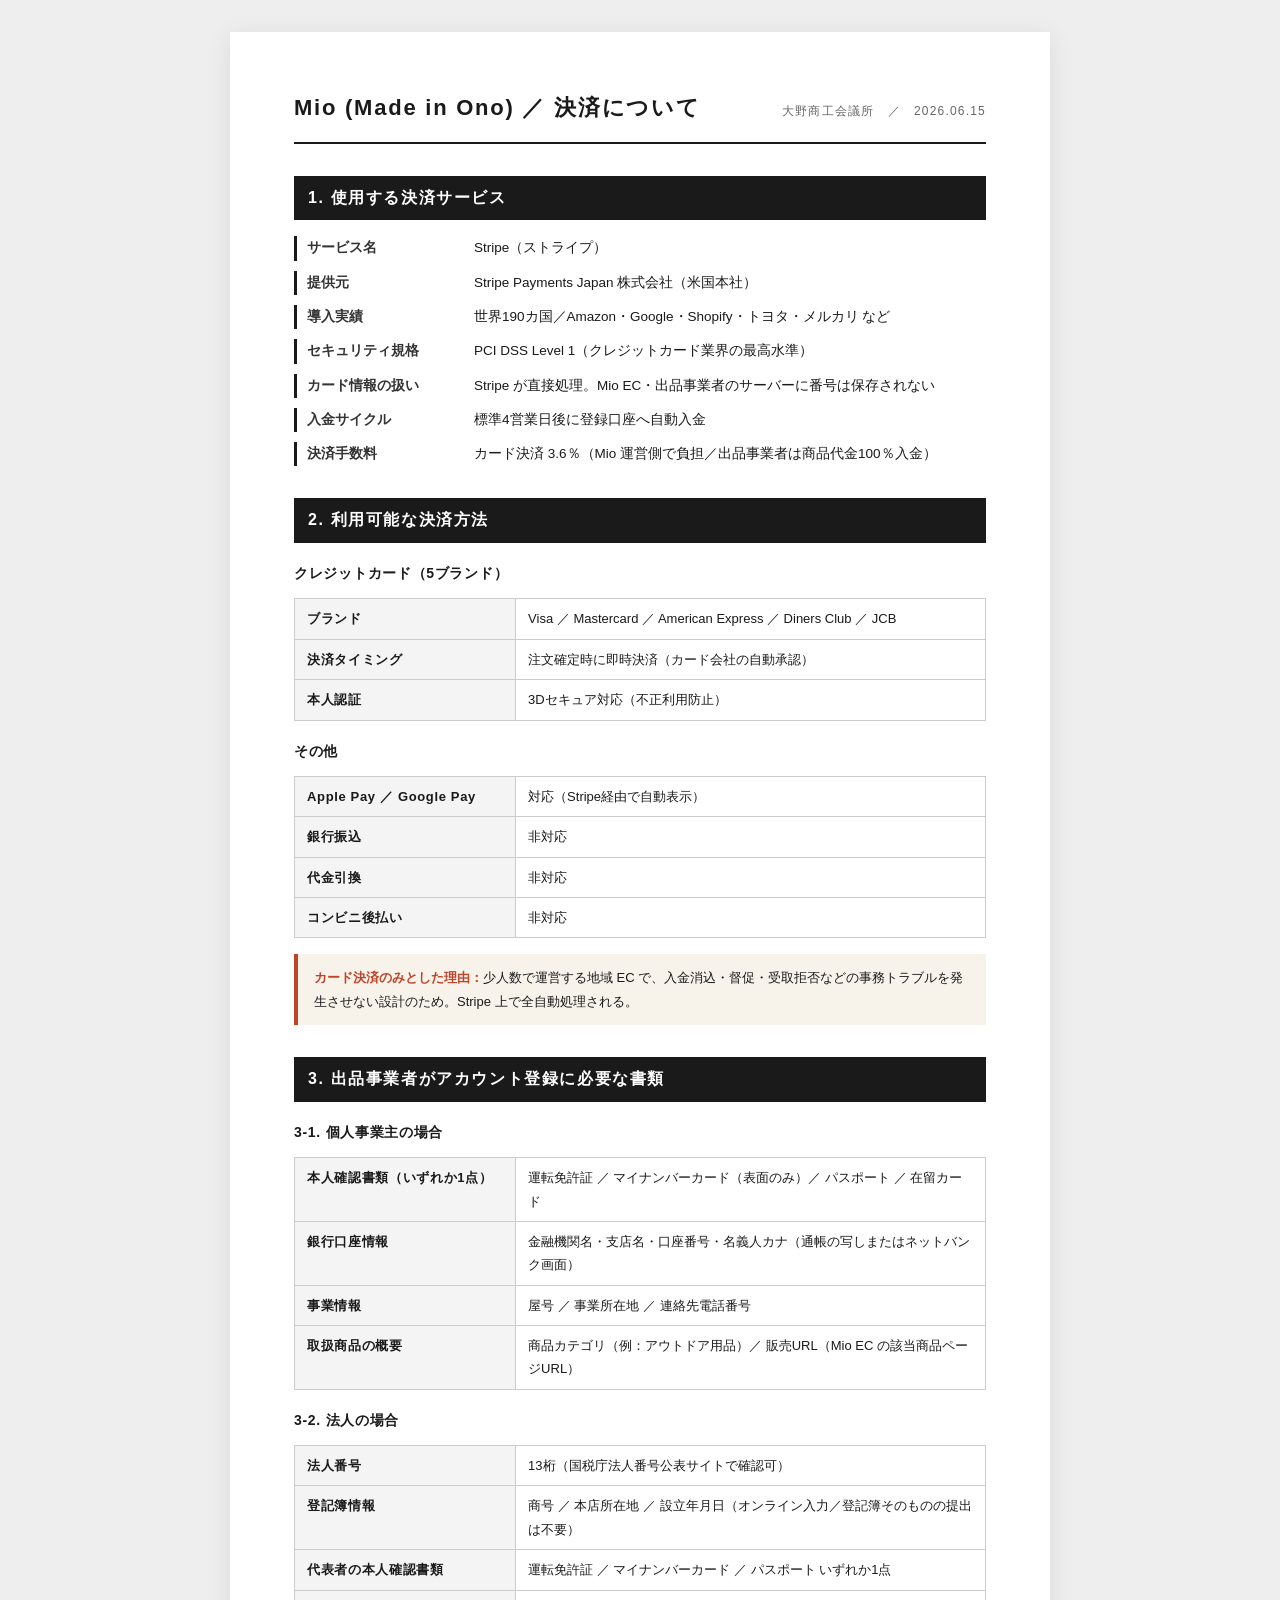
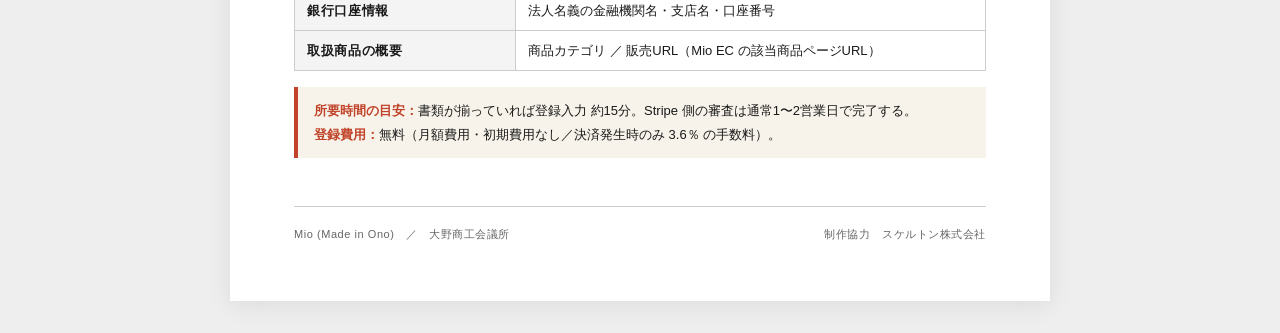
<file: payment-info.html>
<!DOCTYPE html>
<html lang="ja">
<head>
<meta charset="UTF-8">
<meta name="viewport" content="width=device-width,initial-scale=1">
<title>Mio (Made in Ono) ／ 決済について</title>
<style>
*{box-sizing:border-box;margin:0;padding:0}
html,body{font-family:'Hiragino Sans','Yu Gothic',sans-serif;color:#1a1a1a;background:#eee;-webkit-font-smoothing:antialiased}
body{padding:32px 0;display:flex;justify-content:center}
.sheet{
  width:820px;background:#fff;padding:56px 64px;
  box-shadow:0 4px 24px rgba(0,0,0,.08);
  font-size:14px;line-height:1.8;
}
.title-row{
  border-bottom:2px solid #1a1a1a;padding-bottom:14px;margin-bottom:32px;
  display:flex;justify-content:space-between;align-items:baseline;
}
.title-row h1{font-size:22px;font-weight:600;letter-spacing:.08em}
.title-row .sub{font-size:12px;color:#666;letter-spacing:.1em}
h2{
  font-size:16px;font-weight:600;background:#1a1a1a;color:#fff;
  padding:8px 14px;margin:32px 0 16px;letter-spacing:.1em
}
h2:first-of-type{margin-top:0}
h3{font-size:14px;font-weight:600;margin:18px 0 8px;color:#1a1a1a;letter-spacing:.05em}
p{margin-bottom:10px}
.kv{
  display:grid;grid-template-columns:160px 1fr;gap:10px 20px;
  margin:12px 0;font-size:13.5px;
}
.kv dt{font-weight:600;color:#333;border-left:3px solid #1a1a1a;padding-left:10px}
.kv dd{color:#1a1a1a}
ul{margin:8px 0 8px 22px}
ul li{margin-bottom:6px;font-size:13.5px}
table{
  width:100%;border-collapse:collapse;margin:12px 0;font-size:13px;
}
table th,table td{border:1px solid #ccc;padding:8px 12px;text-align:left;vertical-align:top}
table th{background:#f4f4f4;font-weight:600;letter-spacing:.05em;width:32%}
.note{
  background:#f7f3ea;border-left:4px solid #c1432a;
  padding:12px 16px;margin:16px 0;font-size:13px;line-height:1.8;
}
.note b{color:#c1432a}
.footer{
  margin-top:48px;padding-top:18px;border-top:1px solid #ccc;
  display:flex;justify-content:space-between;font-size:11px;color:#666;letter-spacing:.05em
}
@media print{
  body{background:#fff;padding:0}
  .sheet{box-shadow:none;width:100%;padding:24mm 20mm}
}
</style>
</head>
<body>

<div class="sheet">

<div class="title-row">
  <h1>Mio (Made in Ono) ／ 決済について</h1>
  <div class="sub">大野商工会議所　／　2026.06.15</div>
</div>

<!-- ===== 1 ===== -->
<h2>1. 使用する決済サービス</h2>

<dl class="kv">
  <dt>サービス名</dt><dd>Stripe（ストライプ）</dd>
  <dt>提供元</dt><dd>Stripe Payments Japan 株式会社（米国本社）</dd>
  <dt>導入実績</dt><dd>世界190カ国／Amazon・Google・Shopify・トヨタ・メルカリ など</dd>
  <dt>セキュリティ規格</dt><dd>PCI DSS Level 1（クレジットカード業界の最高水準）</dd>
  <dt>カード情報の扱い</dt><dd>Stripe が直接処理。Mio EC・出品事業者のサーバーに番号は保存されない</dd>
  <dt>入金サイクル</dt><dd>標準4営業日後に登録口座へ自動入金</dd>
  <dt>決済手数料</dt><dd>カード決済 3.6％（Mio 運営側で負担／出品事業者は商品代金100％入金）</dd>
</dl>

<!-- ===== 2 ===== -->
<h2>2. 利用可能な決済方法</h2>

<h3>クレジットカード（5ブランド）</h3>
<table>
  <tr><th>ブランド</th><td>Visa ／ Mastercard ／ American Express ／ Diners Club ／ JCB</td></tr>
  <tr><th>決済タイミング</th><td>注文確定時に即時決済（カード会社の自動承認）</td></tr>
  <tr><th>本人認証</th><td>3Dセキュア対応（不正利用防止）</td></tr>
</table>

<h3>その他</h3>
<table>
  <tr><th>Apple Pay ／ Google Pay</th><td>対応（Stripe経由で自動表示）</td></tr>
  <tr><th>銀行振込</th><td>非対応</td></tr>
  <tr><th>代金引換</th><td>非対応</td></tr>
  <tr><th>コンビニ後払い</th><td>非対応</td></tr>
</table>

<div class="note">
  <b>カード決済のみとした理由：</b>少人数で運営する地域 EC で、入金消込・督促・受取拒否などの事務トラブルを発生させない設計のため。Stripe 上で全自動処理される。
</div>

<!-- ===== 3 ===== -->
<h2>3. 出品事業者がアカウント登録に必要な書類</h2>

<h3>3-1. 個人事業主の場合</h3>
<table>
  <tr><th>本人確認書類（いずれか1点）</th><td>運転免許証 ／ マイナンバーカード（表面のみ）／ パスポート ／ 在留カード</td></tr>
  <tr><th>銀行口座情報</th><td>金融機関名・支店名・口座番号・名義人カナ（通帳の写しまたはネットバンク画面）</td></tr>
  <tr><th>事業情報</th><td>屋号 ／ 事業所在地 ／ 連絡先電話番号</td></tr>
  <tr><th>取扱商品の概要</th><td>商品カテゴリ（例：アウトドア用品）／ 販売URL（Mio EC の該当商品ページURL）</td></tr>
</table>

<h3>3-2. 法人の場合</h3>
<table>
  <tr><th>法人番号</th><td>13桁（国税庁法人番号公表サイトで確認可）</td></tr>
  <tr><th>登記簿情報</th><td>商号 ／ 本店所在地 ／ 設立年月日（オンライン入力／登記簿そのものの提出は不要）</td></tr>
  <tr><th>代表者の本人確認書類</th><td>運転免許証 ／ マイナンバーカード ／ パスポート いずれか1点</td></tr>
  <tr><th>銀行口座情報</th><td>法人名義の金融機関名・支店名・口座番号</td></tr>
  <tr><th>取扱商品の概要</th><td>商品カテゴリ ／ 販売URL（Mio EC の該当商品ページURL）</td></tr>
</table>

<div class="note">
  <b>所要時間の目安：</b>書類が揃っていれば登録入力 約15分。Stripe 側の審査は通常1〜2営業日で完了する。<br>
  <b>登録費用：</b>無料（月額費用・初期費用なし／決済発生時のみ 3.6％ の手数料）。
</div>

<div class="footer">
  <span>Mio (Made in Ono)　／　大野商工会議所</span>
  <span>制作協力　スケルトン株式会社</span>
</div>

</div>
</body>
</html>
</file>
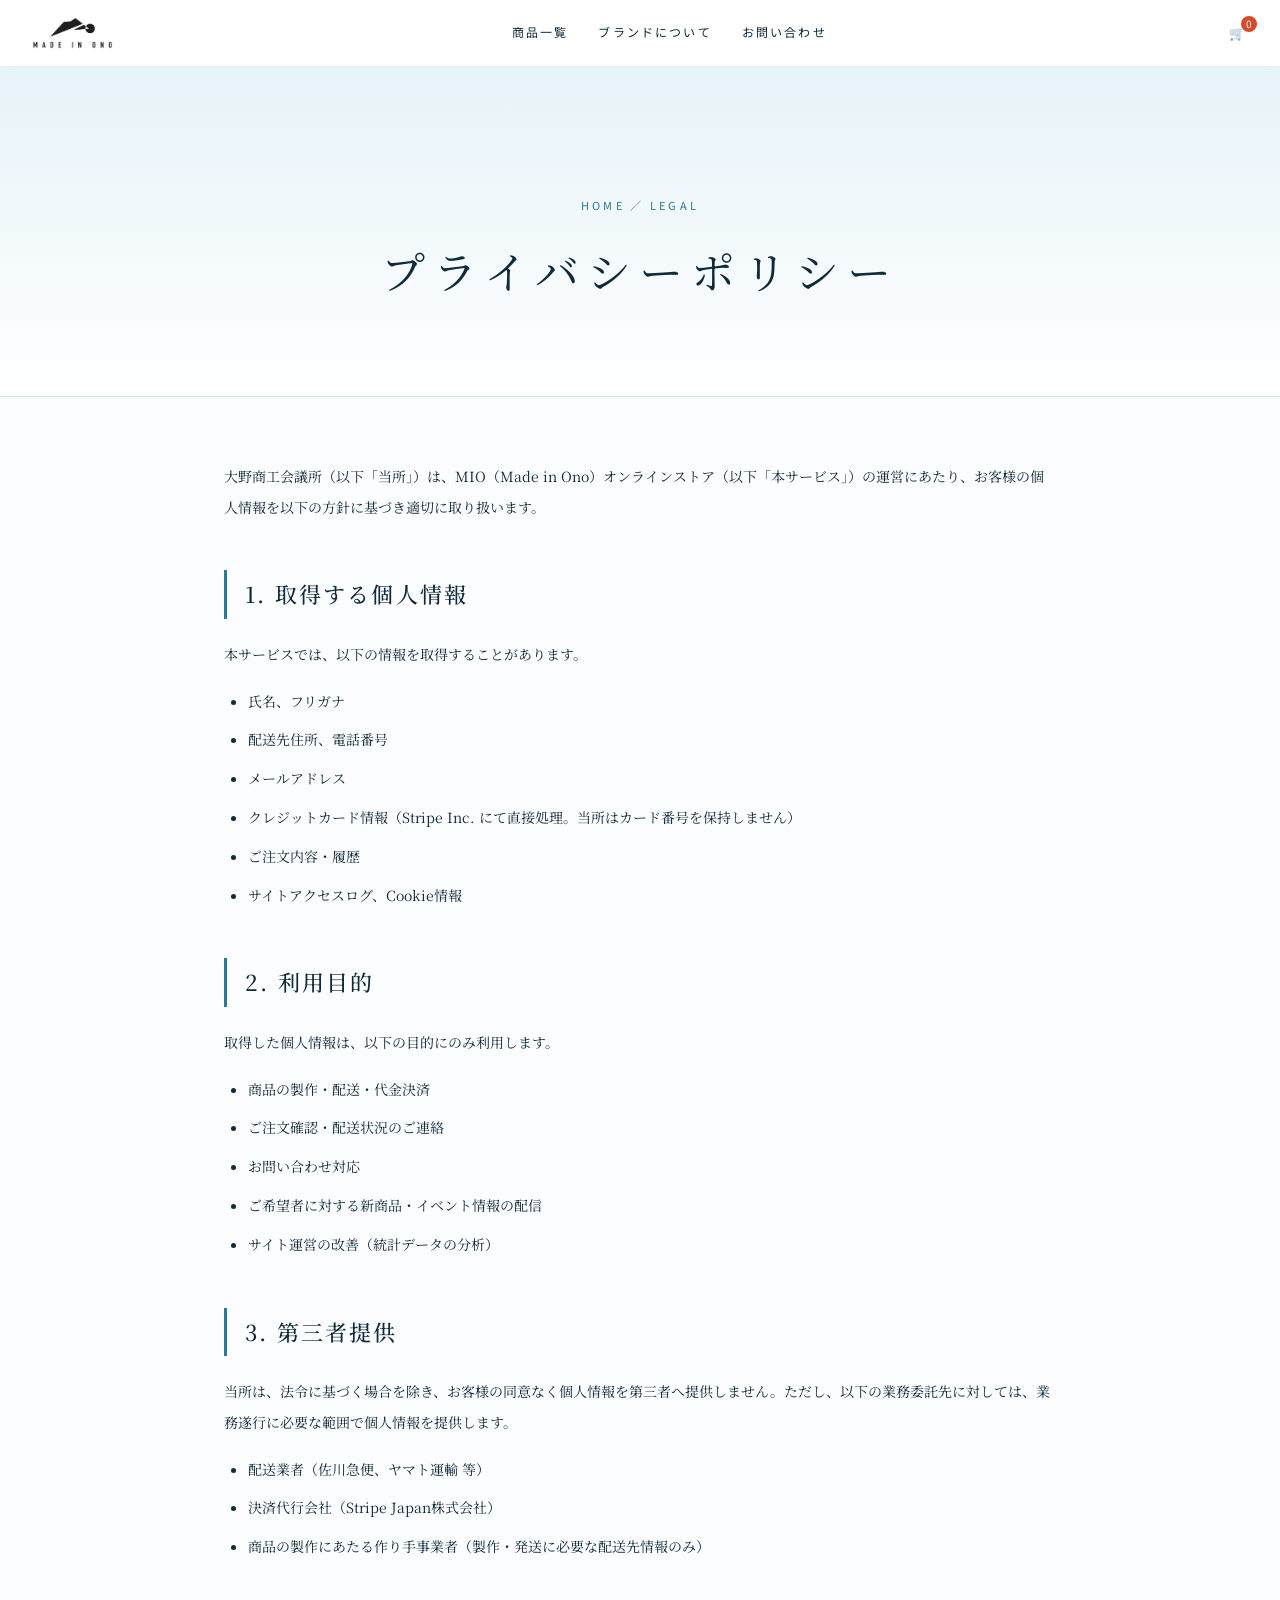
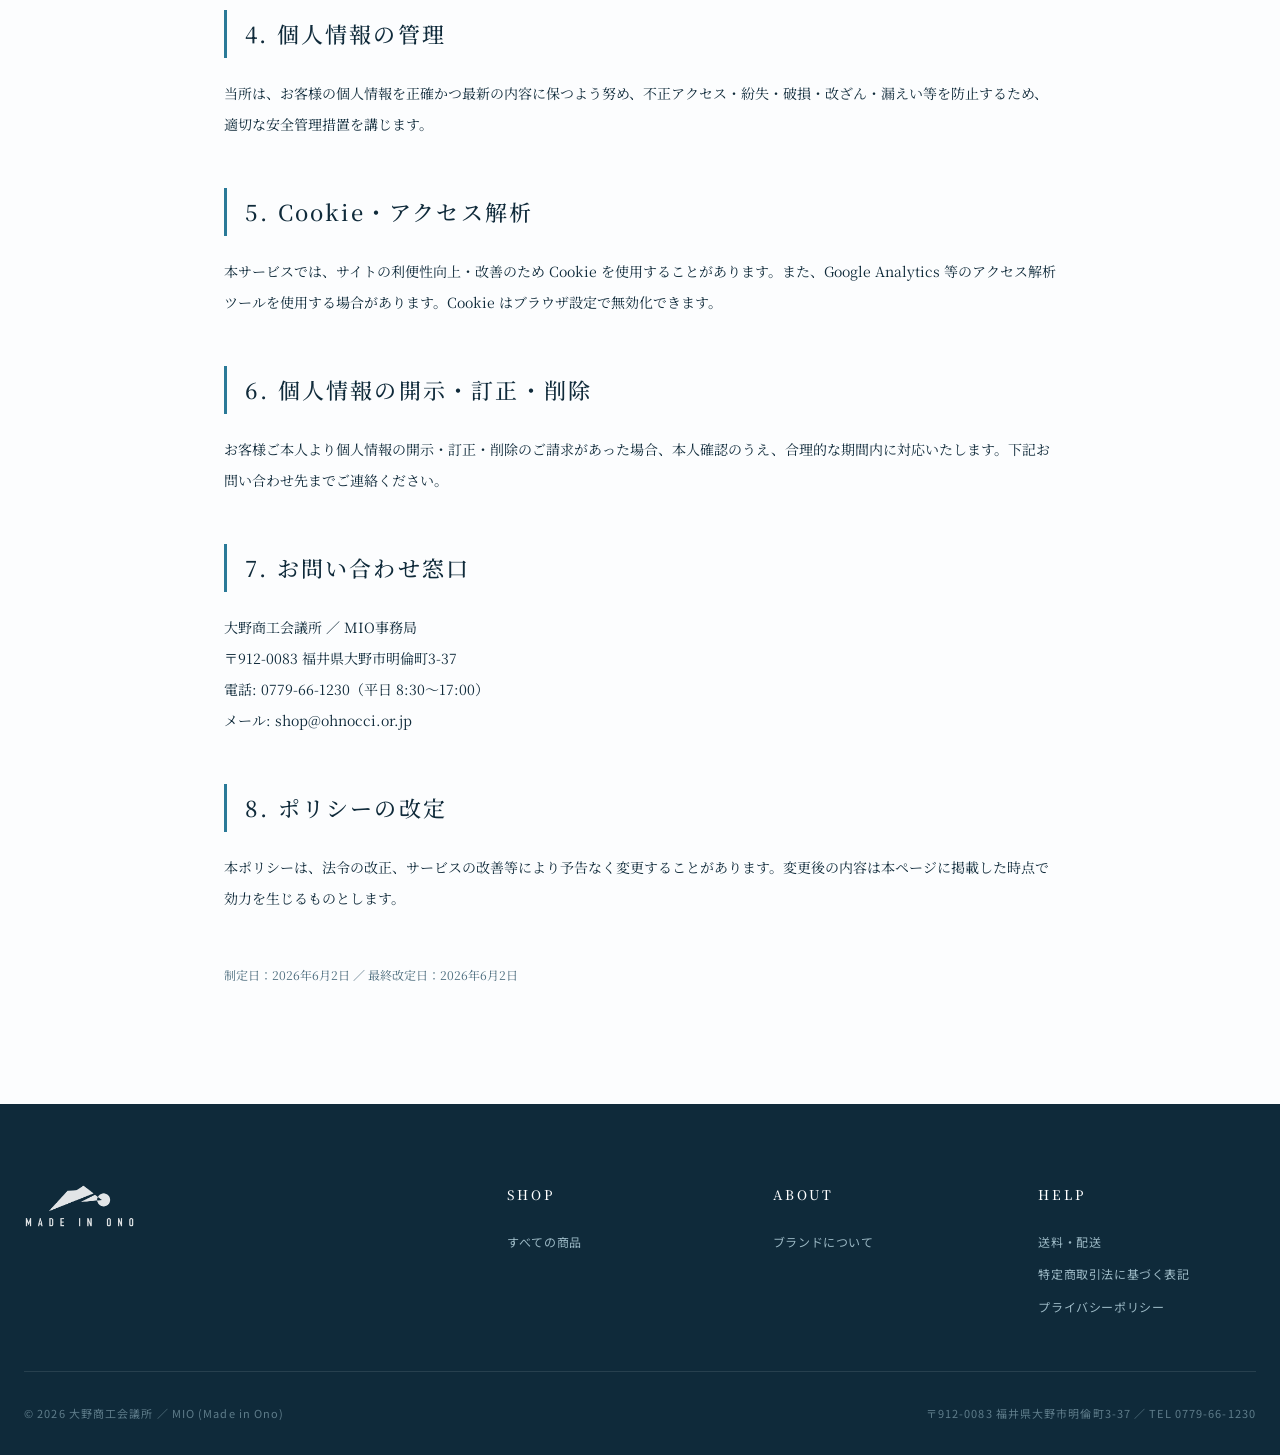
<file: privacy.html>
<!DOCTYPE html>
<html lang="ja">
<head>
<meta charset="UTF-8">
<meta name="viewport" content="width=device-width,initial-scale=1">
<title>プライバシーポリシー ｜ MIO</title>
<meta name="description" content="MIO プライバシーポリシー">
<meta property="og:type" content="website">
<meta property="og:title" content="プライバシーポリシー ｜ MIO">
<meta property="og:description" content="MIO プライバシーポリシー">
<meta property="og:url" content="https://mio-ono.jp/privacy.html">
<meta property="og:image" content="https://mio-ono.jp/assets/img/ogp.jpg">
<meta property="og:site_name" content="MIO ／ Made in Ono">
<meta property="og:locale" content="ja_JP">
<meta name="twitter:card" content="summary_large_image">
<link rel="icon" href="/favicon.ico" sizes="any">
<link rel="icon" type="image/png" href="/favicon.png">
<link rel="apple-touch-icon" href="/apple-touch-icon.png">
<link rel="preconnect" href="https://fonts.googleapis.com">
<link rel="preconnect" href="https://fonts.gstatic.com" crossorigin>
<link href="https://fonts.googleapis.com/css2?family=Noto+Sans+JP:wght@300;400;500;700&family=Noto+Serif+JP:wght@300;400;500;600&display=swap" rel="stylesheet">
<link rel="stylesheet" href="assets/style.css">
<style>
.legal{max-width:880px;margin:0 auto;padding:64px 24px 100px;font-family:var(--serif);line-height:2.2;color:var(--ink);font-size:14px}
.legal h2{font-family:var(--serif);font-size:22px;font-weight:500;letter-spacing:.1em;margin:48px 0 20px;padding-left:18px;border-left:3px solid var(--sky-deep)}
.legal p{margin-bottom:16px}
.legal ul{padding-left:24px;margin-bottom:16px}
.legal ul li{margin-bottom:8px}
</style>
<script src="assets/motion.js" defer></script>
</head>
<body>

<nav class="nav">
  <div class="nav-inner">
    <a href="index.html" class="brand">
      <img class="brand-logo" src="assets/img/logo-mio-black.png" alt="MIO ／ Made in Ono">
    </a>
    <div class="nav-links">
      <a href="products.html">商品一覧</a>
      <a href="about.html">ブランドについて</a>
      <a href="index.html#contact">お問い合わせ</a>
    </div>
    <div class="nav-cta"><span class="icon cart-badge">🛒</span></div>
  </div>
</nav>

<div class="page-head">
  <div class="crumb">HOME ／ LEGAL</div>
  <h1>プライバシーポリシー</h1>
</div>

<div class="legal">
  <p>大野商工会議所（以下「当所」）は、MIO（Made in Ono）オンラインストア（以下「本サービス」）の運営にあたり、お客様の個人情報を以下の方針に基づき適切に取り扱います。</p>

  <h2>1. 取得する個人情報</h2>
  <p>本サービスでは、以下の情報を取得することがあります。</p>
  <ul>
    <li>氏名、フリガナ</li>
    <li>配送先住所、電話番号</li>
    <li>メールアドレス</li>
    <li>クレジットカード情報（Stripe Inc. にて直接処理。当所はカード番号を保持しません）</li>
    <li>ご注文内容・履歴</li>
    <li>サイトアクセスログ、Cookie情報</li>
  </ul>

  <h2>2. 利用目的</h2>
  <p>取得した個人情報は、以下の目的にのみ利用します。</p>
  <ul>
    <li>商品の製作・配送・代金決済</li>
    <li>ご注文確認・配送状況のご連絡</li>
    <li>お問い合わせ対応</li>
    <li>ご希望者に対する新商品・イベント情報の配信</li>
    <li>サイト運営の改善（統計データの分析）</li>
  </ul>

  <h2>3. 第三者提供</h2>
  <p>当所は、法令に基づく場合を除き、お客様の同意なく個人情報を第三者へ提供しません。ただし、以下の業務委託先に対しては、業務遂行に必要な範囲で個人情報を提供します。</p>
  <ul>
    <li>配送業者（佐川急便、ヤマト運輸 等）</li>
    <li>決済代行会社（Stripe Japan株式会社）</li>
    <li>商品の製作にあたる作り手事業者（製作・発送に必要な配送先情報のみ）</li>
  </ul>

  <h2>4. 個人情報の管理</h2>
  <p>当所は、お客様の個人情報を正確かつ最新の内容に保つよう努め、不正アクセス・紛失・破損・改ざん・漏えい等を防止するため、適切な安全管理措置を講じます。</p>

  <h2>5. Cookie・アクセス解析</h2>
  <p>本サービスでは、サイトの利便性向上・改善のため Cookie を使用することがあります。また、Google Analytics 等のアクセス解析ツールを使用する場合があります。Cookie はブラウザ設定で無効化できます。</p>

  <h2>6. 個人情報の開示・訂正・削除</h2>
  <p>お客様ご本人より個人情報の開示・訂正・削除のご請求があった場合、本人確認のうえ、合理的な期間内に対応いたします。下記お問い合わせ先までご連絡ください。</p>

  <h2>7. お問い合わせ窓口</h2>
  <p>
    大野商工会議所 ／ MIO事務局<br>
    〒912-0083 福井県大野市明倫町3-37<br>
    電話: 0779-66-1230（平日 8:30〜17:00）<br>
    メール: shop@ohnocci.or.jp
  </p>

  <h2>8. ポリシーの改定</h2>
  <p>本ポリシーは、法令の改正、サービスの改善等により予告なく変更することがあります。変更後の内容は本ページに掲載した時点で効力を生じるものとします。</p>

  <p style="margin-top:48px;color:var(--ink-sub);font-size:12px">制定日：2026年6月2日 ／ 最終改定日：2026年6月2日</p>
</div>

<footer>
  <div class="foot-inner">
    <div class="foot-brand">
      <img class="brand-logo" src="assets/img/logo-mio-white.png" alt="MIO ／ Made in Ono">
    </div>
    <div class="foot-col"><h4>SHOP</h4><a href="products.html">すべての商品</a></div>
    <div class="foot-col"><h4>ABOUT</h4><a href="about.html">ブランドについて</a></div>
    <div class="foot-col"><h4>HELP</h4>
      <a href="shipping.html">送料・配送</a>
      <a href="tokutei.html">特定商取引法に基づく表記</a>
      <a href="privacy.html">プライバシーポリシー</a>
    </div>
  </div>
  <div class="foot-bottom">
    <span>© 2026 大野商工会議所 ／ MIO (Made in Ono)</span>
    <span>〒912-0083 福井県大野市明倫町3-37 ／ TEL 0779-66-1230</span>
  </div>
</footer>

</body>
</html>
</file>
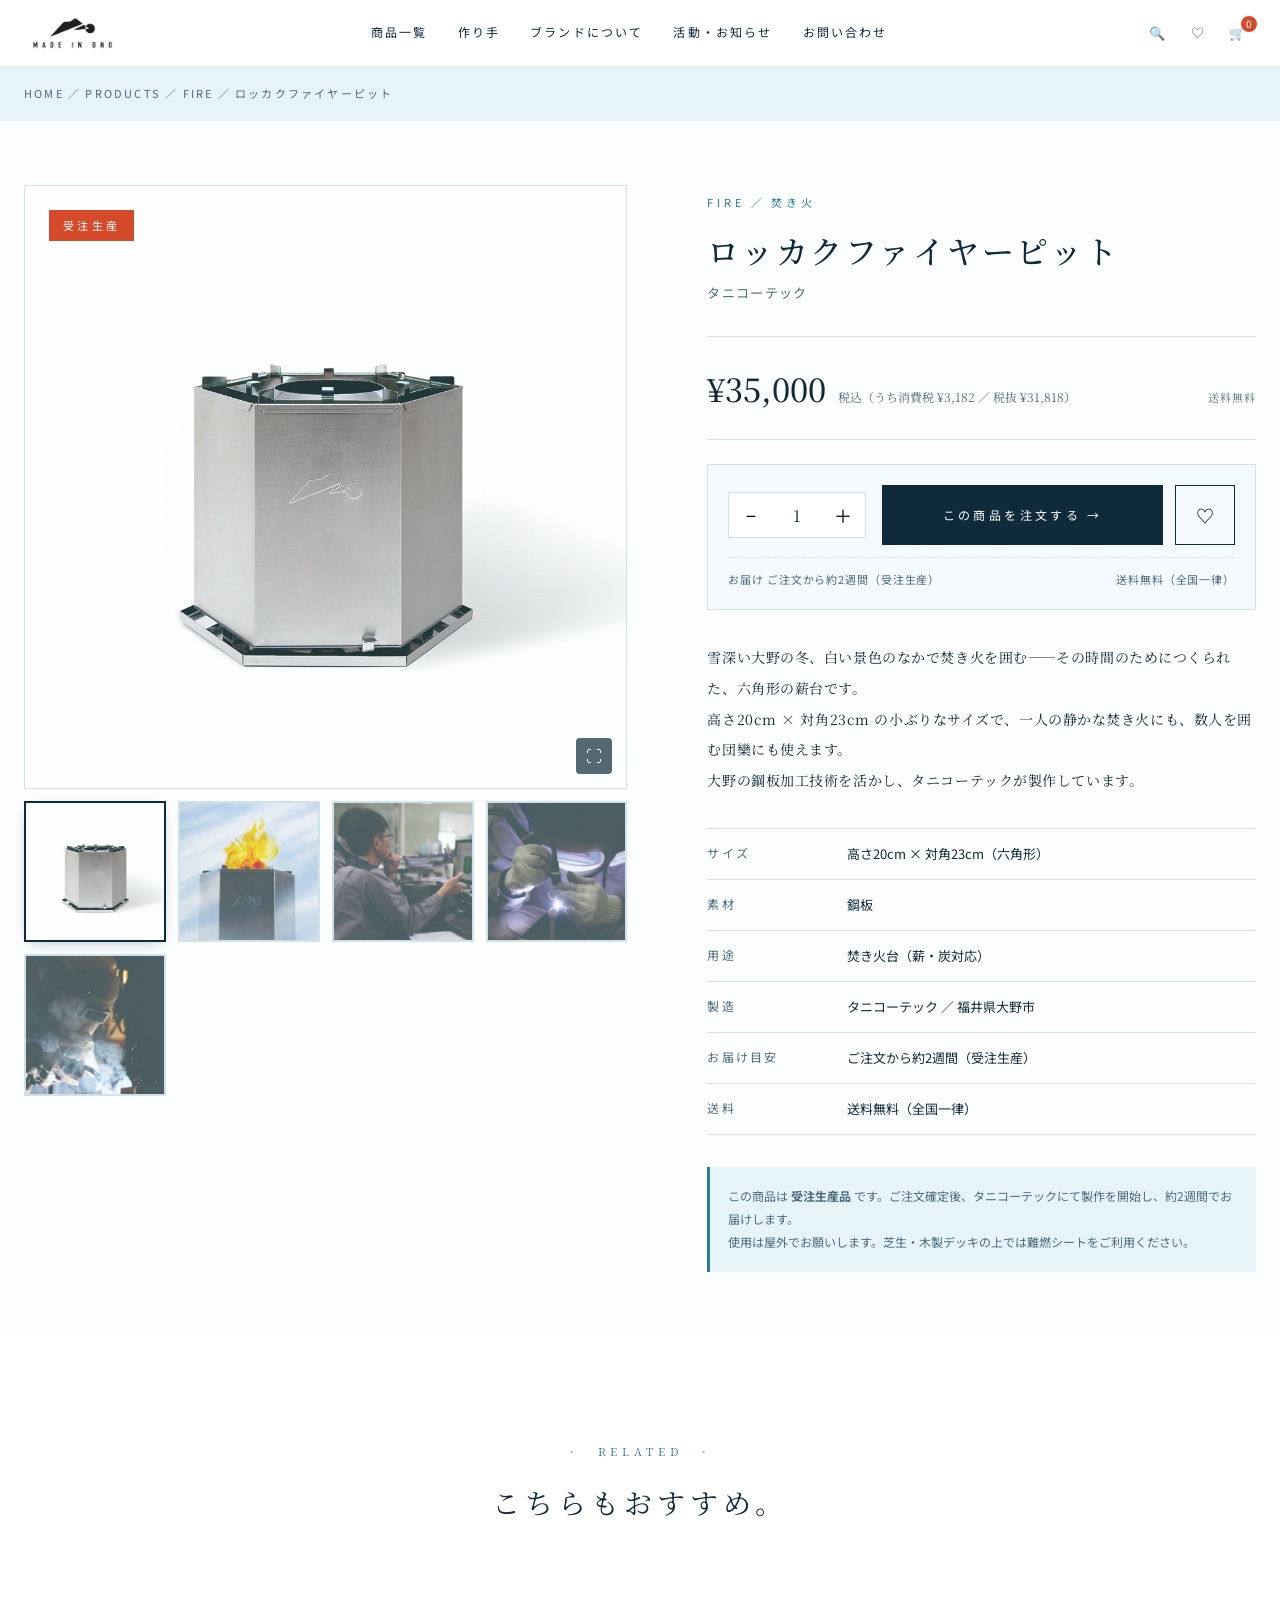
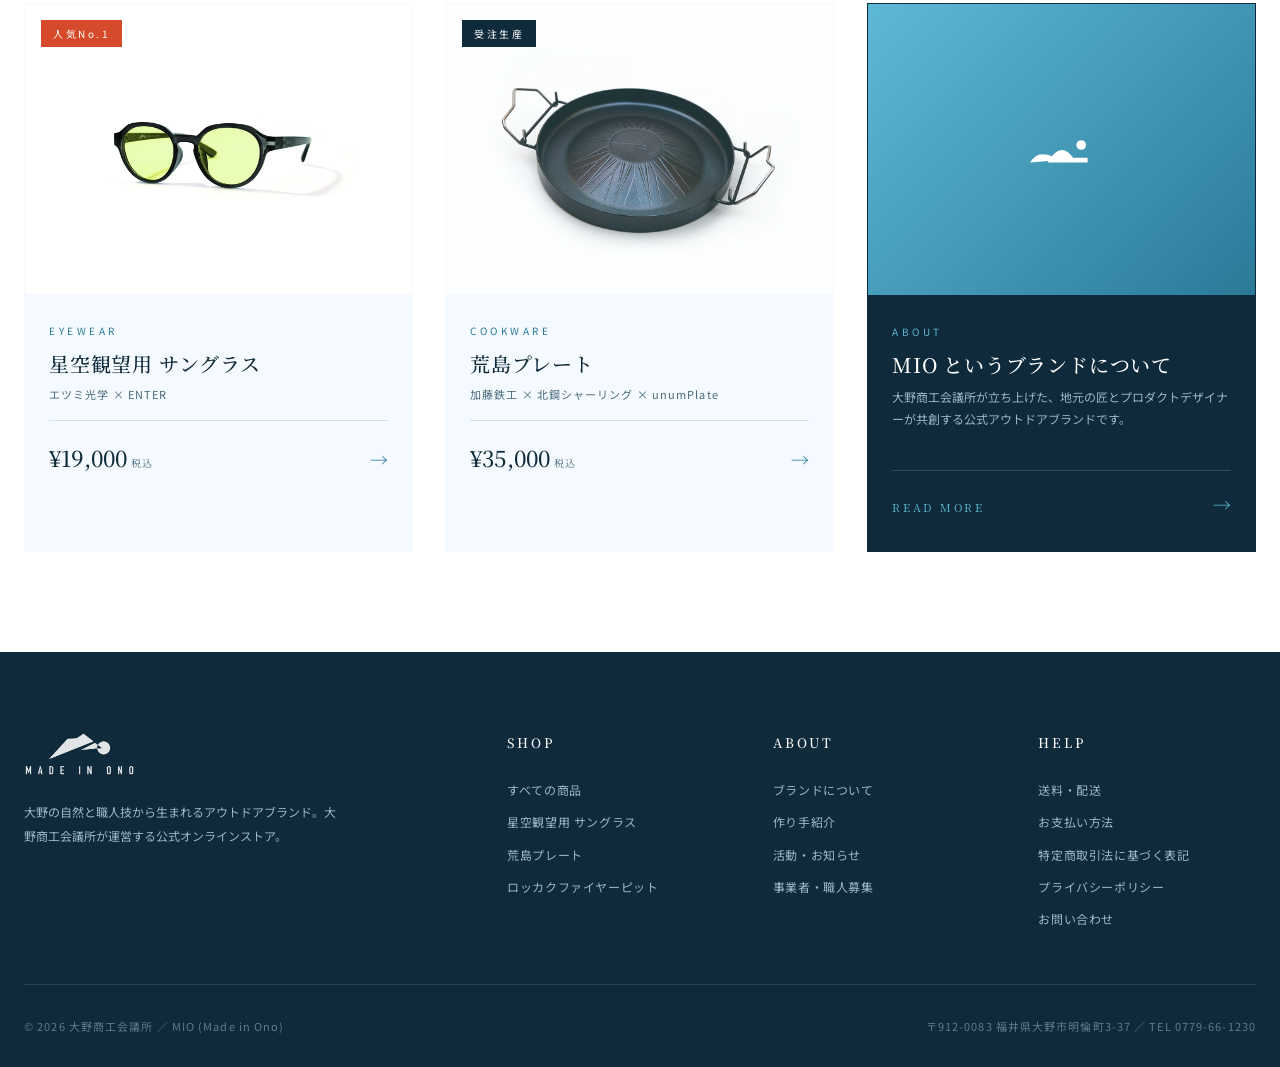
<file: product-firepit.html>
<!DOCTYPE html>
<html lang="ja">
<head>
<meta charset="UTF-8">
<meta http-equiv="refresh" content="0; url=product.html?slug=firepit">
<link rel="canonical" href="product.html?slug=firepit">
<title>移動中… ｜ MIO</title>
<meta name="description" content="大野の職人が仕上げる、六角ファイヤーピット。">
<meta property="og:type" content="website">
<meta property="og:title" content="ロッカクファイヤーピット ｜ MIO">
<meta property="og:description" content="大野の職人が仕上げる、六角ファイヤーピット。">
<meta property="og:url" content="https://mio-ono.jp/product-firepit.html">
<meta property="og:image" content="https://mio-ono.jp/assets/img/ogp.jpg">
<meta property="og:site_name" content="MIO ／ Made in Ono">
<meta property="og:locale" content="ja_JP">
<meta name="twitter:card" content="summary_large_image">
<link rel="icon" href="/favicon.ico" sizes="any">
<link rel="icon" type="image/png" href="/favicon.png">
<link rel="apple-touch-icon" href="/apple-touch-icon.png">
</head>
<body>
<p>商品ページは <a href="product.html?slug=firepit">こちら</a> に移動しました。</p>
<script>location.replace('product.html?slug=firepit');</script>
</body>
</html>
</file>
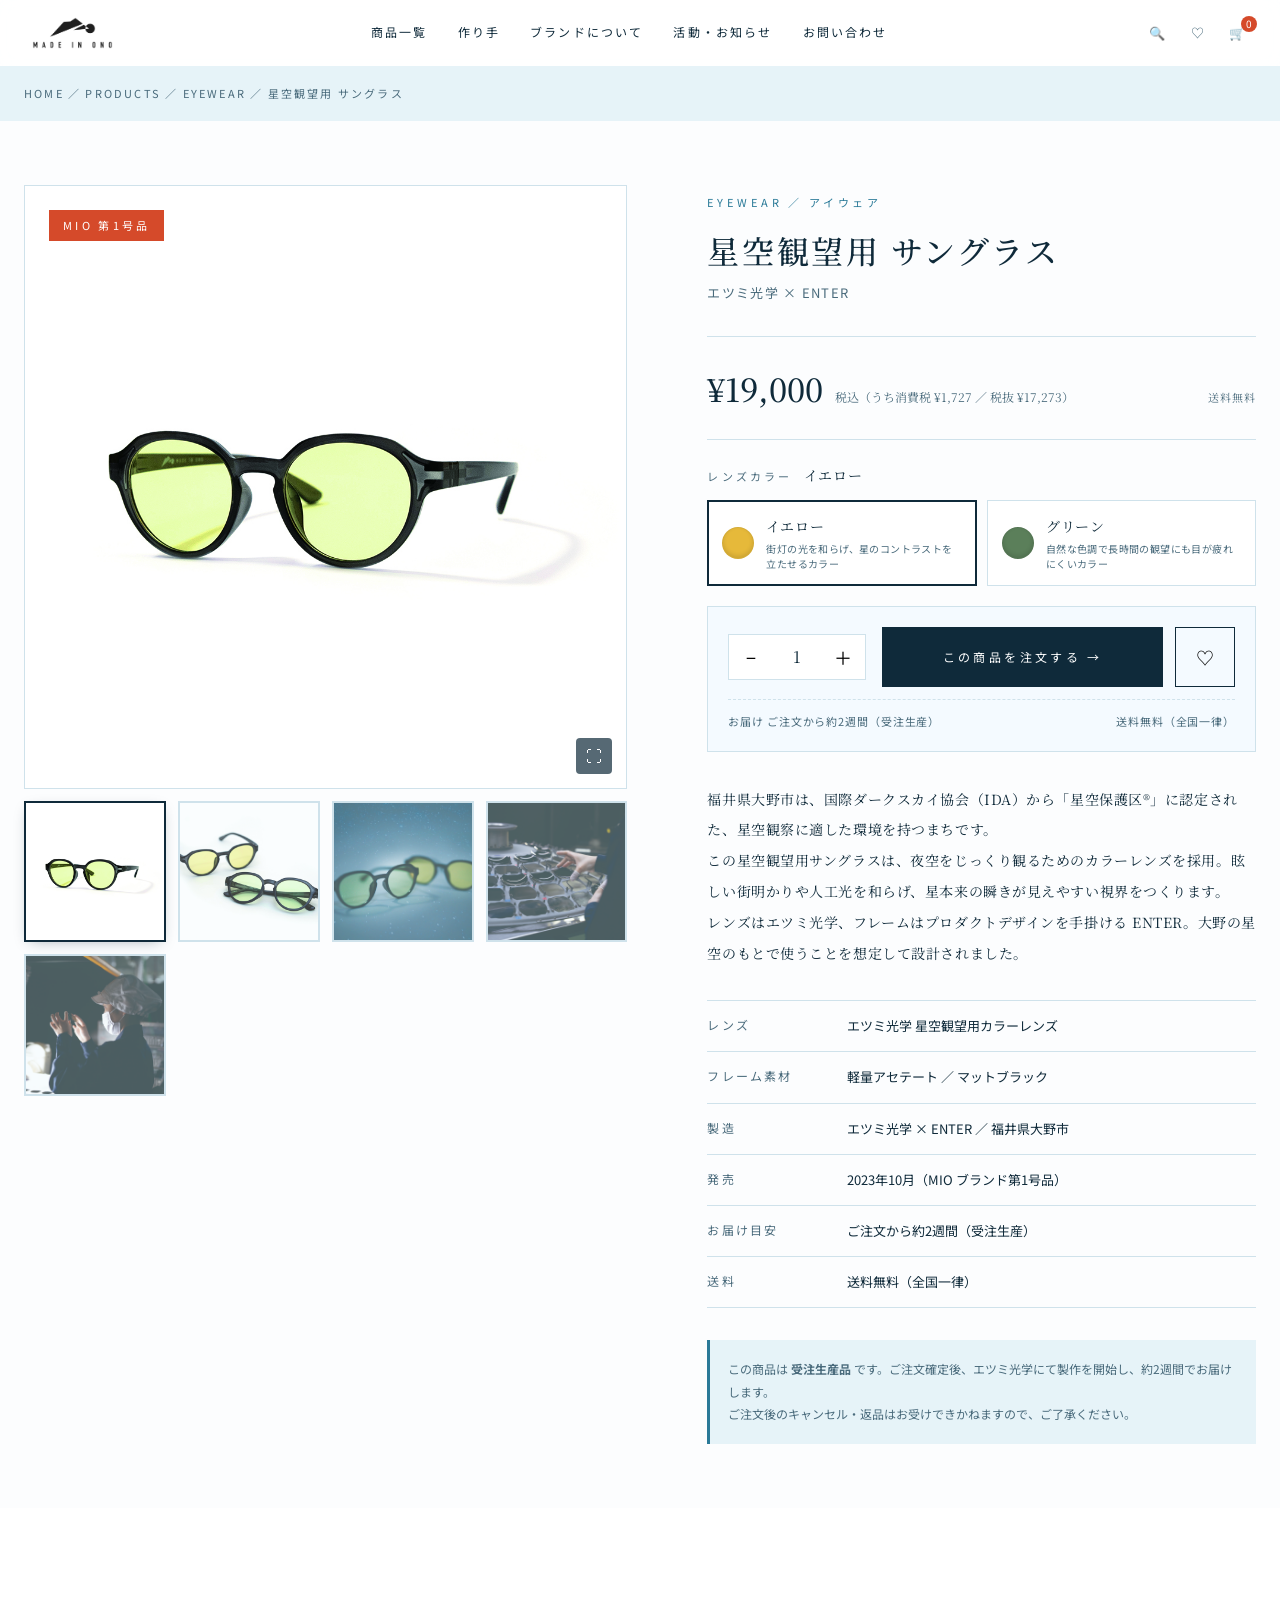
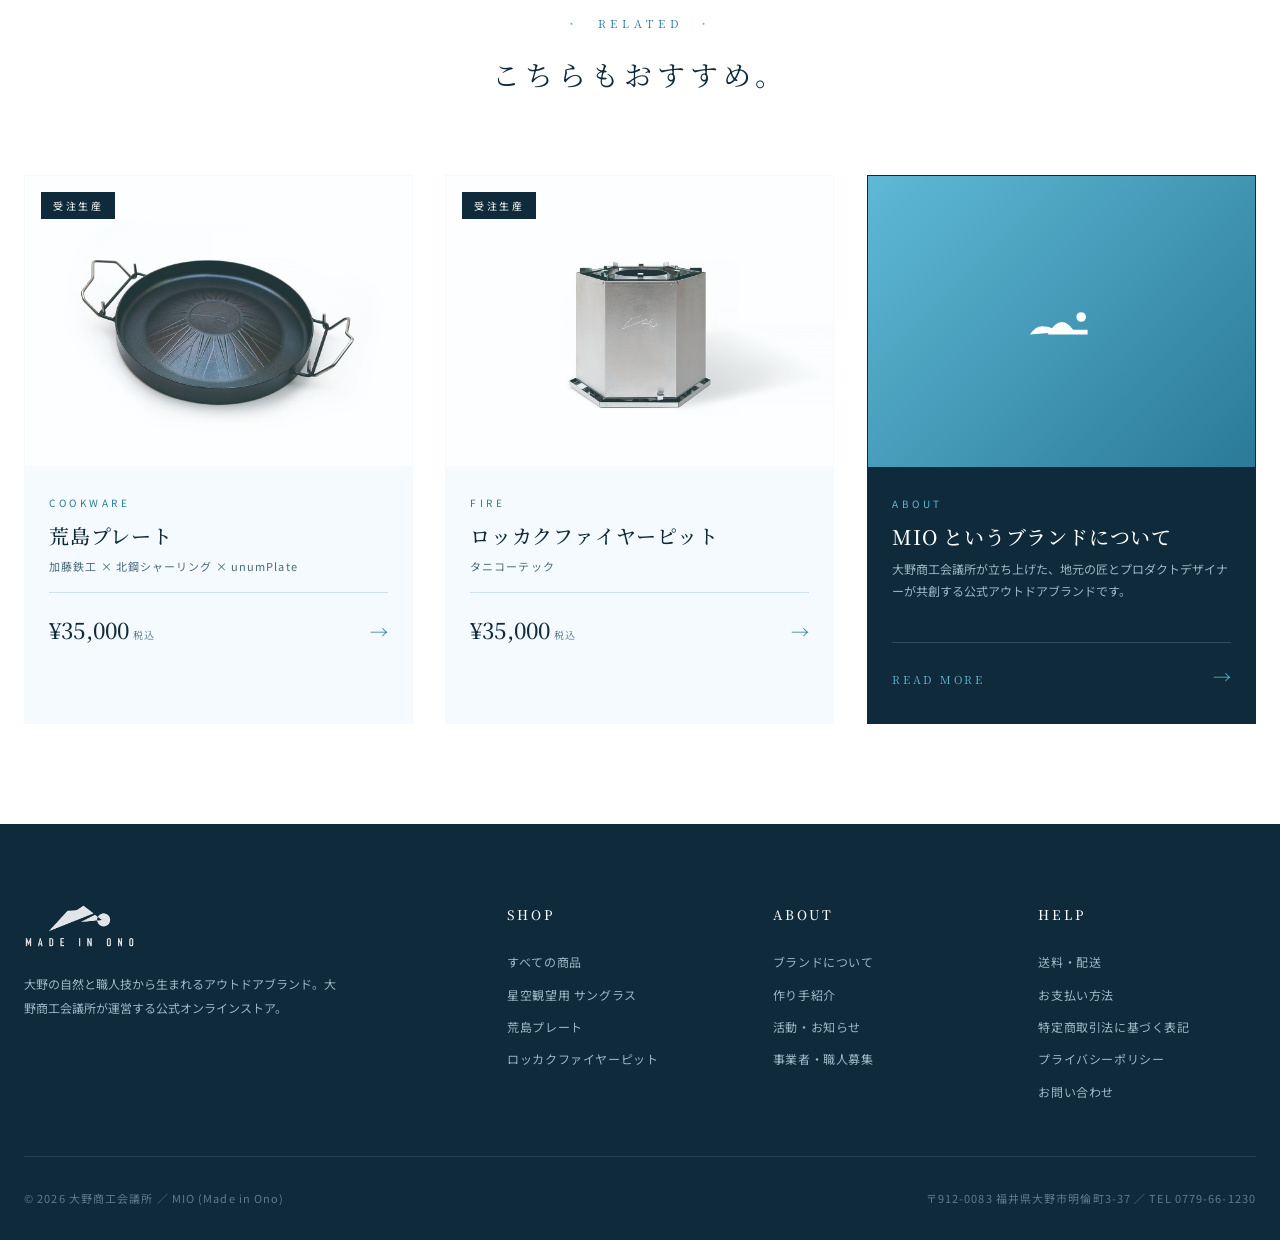
<file: product-sunglasses.html>
<!DOCTYPE html>
<html lang="ja">
<head>
<meta charset="UTF-8">
<meta http-equiv="refresh" content="0; url=product.html?slug=sunglasses">
<link rel="canonical" href="product.html?slug=sunglasses">
<title>移動中… ｜ MIO</title>
<meta name="description" content="大野の星空を、より深く。星空観望に特化したサングラス。">
<meta property="og:type" content="website">
<meta property="og:title" content="星空観望用サングラス ｜ MIO">
<meta property="og:description" content="大野の星空を、より深く。星空観望に特化したサングラス。">
<meta property="og:url" content="https://mio-ono.jp/product-sunglasses.html">
<meta property="og:image" content="https://mio-ono.jp/assets/img/ogp.jpg">
<meta property="og:site_name" content="MIO ／ Made in Ono">
<meta property="og:locale" content="ja_JP">
<meta name="twitter:card" content="summary_large_image">
<link rel="icon" href="/favicon.ico" sizes="any">
<link rel="icon" type="image/png" href="/favicon.png">
<link rel="apple-touch-icon" href="/apple-touch-icon.png">
</head>
<body>
<p>商品ページは <a href="product.html?slug=sunglasses">こちら</a> に移動しました。</p>
<script>location.replace('product.html?slug=sunglasses');</script>
</body>
</html>
</file>
<file: assets/style.css>
/* Mio (Made in Ono) — EC Demo */
:root{
  --sky:#5eb9d6;
  --sky-deep:#2a7a98;
  --sky-pale:#e6f3f8;
  --snow:#f4faff;
  --ink:#0f2a3a;
  --ink-sub:#4a6b7c;
  --line:#cfe2eb;
  --shu:#d54a2a;
  --bg:#fcfdfe;
  --serif:'Noto Serif JP','Hiragino Mincho ProN','Yu Mincho',serif;
  --sans:'Noto Sans JP','Hiragino Sans','Yu Gothic',sans-serif;
}
*{box-sizing:border-box;margin:0;padding:0}
html,body{background:var(--bg);color:var(--ink);font-family:var(--sans);line-height:1.7;-webkit-font-smoothing:antialiased}
img{display:block;max-width:100%;height:auto}
a{color:inherit;text-decoration:none}
button{font:inherit;cursor:pointer;border:none;background:none}

/* ===== MOTION / REVEAL ===== */
@media (prefers-reduced-motion: no-preference){
  .reveal{opacity:0;transform:translateY(28px);transition:opacity .85s cubic-bezier(.22,.61,.36,1),transform .85s cubic-bezier(.22,.61,.36,1);will-change:opacity,transform}
  .reveal.is-visible{opacity:1;transform:none}
  .prod-row > .prod.reveal,.prod-row > a.reveal{transform:translateY(36px)}
  .prod-row > .prod.is-visible,.prod-row > a.is-visible{transform:none}
  .cat.reveal{transform:translateY(20px) scale(.98)}
  .cat.is-visible{transform:none}
  .hero-mountains{will-change:transform;transition:none}
}
@media (prefers-reduced-motion: reduce){
  .reveal{opacity:1;transform:none}
}

/* ===== NAV ===== */
.nav{position:sticky;top:0;z-index:50;background:rgba(255,255,255,.78);backdrop-filter:blur(10px);border-bottom:1px solid transparent;transition:background .3s ease,border-color .3s ease,box-shadow .3s ease}
.nav.is-scrolled{background:rgba(255,255,255,.96);border-bottom-color:var(--line);box-shadow:0 6px 24px -16px rgba(15,42,58,.18)}
.nav-inner{max-width:1280px;margin:0 auto;padding:16px 32px;display:flex;align-items:center;justify-content:space-between;gap:24px}
.brand{display:flex;align-items:center;gap:14px;color:var(--ink)}
.brand-logo{height:32px;width:auto;display:block}
.brand-text{display:none}
.nav-links{display:flex;gap:30px;font-size:12px;letter-spacing:.18em}
.nav-links a{padding:6px 0;border-bottom:1px solid transparent;transition:.2s}
.nav-links a:hover{border-bottom-color:var(--sky-deep);color:var(--sky-deep)}
.nav-cta{display:flex;gap:18px;align-items:center;font-size:13px}
.nav-cta .icon{width:22px;height:22px;display:inline-flex;align-items:center;justify-content:center;color:var(--ink-sub)}
.cart-badge{position:relative;color:var(--ink)}
.cart-badge::after{content:"0";position:absolute;top:-6px;right:-9px;background:var(--shu);color:#fff;font-size:10px;border-radius:99px;width:16px;height:16px;display:flex;align-items:center;justify-content:center;font-family:var(--sans)}

/* Hamburger — hidden on desktop, shown on SP via responsive block below */
.nav-burger{display:none;background:none;border:none;padding:8px;cursor:pointer;position:relative;width:40px;height:40px;flex-shrink:0}
.nav-burger span{display:block;width:22px;height:1.5px;background:var(--ink);margin:5px auto;transition:transform .3s ease,opacity .2s ease}
.nav-burger.is-open span:nth-child(1){transform:translateY(6.5px) rotate(45deg)}
.nav-burger.is-open span:nth-child(2){opacity:0}
.nav-burger.is-open span:nth-child(3){transform:translateY(-6.5px) rotate(-45deg)}
.nav-drawer{position:fixed;inset:0;background:rgba(255,255,255,.98);backdrop-filter:blur(12px);z-index:100;opacity:0;visibility:hidden;transition:opacity .3s ease,visibility .3s ease}
.nav-drawer.is-open{opacity:1;visibility:visible}
.nav-drawer-inner{display:flex;flex-direction:column;gap:0;padding:100px 40px 40px;max-width:520px;margin:0 auto}
.nav-drawer-inner a{display:block;padding:22px 4px;font-family:var(--serif);font-size:17px;letter-spacing:.14em;color:var(--ink);border-bottom:1px solid var(--line);transition:color .2s ease,padding-left .2s ease}
.nav-drawer-inner a:hover,.nav-drawer-inner a:active{color:var(--sky-deep);padding-left:10px}

/* ===== HERO ===== */
.hero{position:relative;min-height:92vh;display:flex;align-items:center;justify-content:center;text-align:center;color:#fff;overflow:hidden;background:
  linear-gradient(180deg,rgba(42,122,152,.05) 0%,rgba(42,122,152,.35) 100%),
  linear-gradient(180deg,#7ec8e3 0%,#5eb9d6 40%,#3a9bc0 100%)}
.hero-mountains{position:absolute;left:0;right:0;bottom:0;height:55%;pointer-events:none}
.hero-mountains svg{width:100%;height:100%;display:block}
.hero-inner{position:relative;z-index:2;padding:0 24px;max-width:880px}
.hero-logo{height:120px;width:auto;margin:0 auto 28px;display:block}
.hero-title{display:none}
.hero-lead{font-family:var(--serif);font-size:42px;font-weight:300;letter-spacing:.16em;line-height:1.6;margin-bottom:44px;text-shadow:0 2px 24px rgba(15,42,58,.18)}
.hero-cta{display:flex;gap:16px;justify-content:center;flex-wrap:wrap}
.btn{display:inline-flex;align-items:center;gap:10px;padding:16px 36px;font-size:12px;letter-spacing:.28em;border:1px solid #fff;transition:transform .35s cubic-bezier(.22,.61,.36,1),background .3s ease,color .3s ease,box-shadow .35s ease,border-color .3s ease;background:transparent;color:#fff;font-family:var(--sans);position:relative;overflow:hidden}
.btn:hover{background:#fff;color:var(--sky-deep);transform:translateY(-2px);box-shadow:0 12px 28px -14px rgba(15,42,58,.5)}
.btn:active{transform:translateY(0);transition-duration:.1s}
.btn-fill{background:#fff;color:var(--sky-deep);border-color:#fff}
.btn-fill:hover{background:var(--ink);color:#fff;border-color:var(--ink);box-shadow:0 14px 32px -14px rgba(15,42,58,.55)}
.btn-dark{background:var(--ink);color:#fff;border-color:var(--ink)}
.btn-dark:hover{background:transparent;color:var(--ink);box-shadow:0 10px 28px -14px rgba(15,42,58,.4)}
.btn-line{display:inline-flex;align-items:center;gap:10px;padding:14px 0;font-size:12px;letter-spacing:.25em;border-bottom:1px solid currentColor;color:var(--sky-deep)}
.hero-stamp{position:absolute;top:64px;right:64px;border:1px solid rgba(255,255,255,.65);color:#fff;font-family:var(--serif);font-size:11px;letter-spacing:.3em;border-radius:50%;width:110px;height:110px;display:flex;align-items:center;justify-content:center;text-align:center;background:rgba(0,0,0,.06);backdrop-filter:blur(4px);line-height:1.6}
.hero-scroll{position:absolute;left:50%;bottom:32px;transform:translateX(-50%);color:rgba(255,255,255,.85);font-size:10px;letter-spacing:.4em;writing-mode:vertical-rl;transition:opacity .35s ease;animation:heroScrollBob 2.6s ease-in-out infinite}
.hero-scroll::after{content:"";display:block;width:1px;height:36px;background:rgba(255,255,255,.6);margin:8px auto 0}
@keyframes heroScrollBob{
  0%,100%{transform:translateX(-50%) translateY(0)}
  50%{transform:translateX(-50%) translateY(8px)}
}

/* ===== SECTION ===== */
section{padding:120px 24px}
.wrap{max-width:1280px;margin:0 auto}
.section-head{text-align:center;margin-bottom:80px}
.section-eyebrow{font-family:var(--serif);font-size:11px;letter-spacing:.44em;color:var(--sky-deep);margin-bottom:20px;display:inline-block}
.section-eyebrow::before{content:"・　";color:var(--sky)}
.section-eyebrow::after{content:"　・";color:var(--sky)}
.section-title{font-family:var(--serif);font-size:38px;font-weight:400;letter-spacing:.18em;color:var(--ink);margin-bottom:24px;line-height:1.5}
.section-lead{font-family:var(--serif);font-size:15px;color:var(--ink-sub);max-width:620px;margin:0 auto;line-height:2.2;letter-spacing:.06em}

/* ===== CONCEPT ===== */
.concept{background:var(--snow);position:relative;overflow:hidden}
.concept-grid{display:grid;grid-template-columns:1fr 1fr;gap:96px;align-items:center}
.concept-visual{position:relative;aspect-ratio:3/4;overflow:hidden;background:var(--sky-pale)}
.concept-visual img{width:100%;height:100%;object-fit:cover}
.concept-text h2{font-family:var(--serif);font-size:32px;font-weight:400;line-height:1.7;letter-spacing:.12em;margin-bottom:36px;color:var(--ink)}
.concept-text p{font-family:var(--serif);font-size:15px;color:var(--ink-sub);line-height:2.4;margin-bottom:24px;letter-spacing:.04em}
.concept-sign{margin-top:48px;display:flex;gap:24px;align-items:center;color:var(--ink-sub);font-size:11px;letter-spacing:.3em}
.concept-sign::before{content:"";width:60px;height:1px;background:var(--sky-deep)}

/* ===== PRODUCTS (3 hero cards) ===== */
/* ===== CLOUD BAND (Echizen-Ono 雲海) ===== */
.cloud-band{
  position:relative;height:560px;overflow:hidden;color:#fff;
  display:flex;align-items:center;justify-content:center;text-align:center;
}
.cloud-band-img{
  position:absolute;inset:0;background-size:cover;background-position:center 70%;
  transform:scale(1.04);transition:transform 8s ease-out;
}
.cloud-band:hover .cloud-band-img{transform:scale(1.08)}
.cloud-band-overlay{
  position:absolute;inset:0;
  background:linear-gradient(180deg,rgba(15,42,58,.15) 0%,rgba(15,42,58,.55) 100%);
}
.cloud-band-content{
  position:relative;z-index:2;padding:0 32px;max-width:780px;
}
.cloud-band-eyebrow{
  font-family:var(--serif);font-size:11px;letter-spacing:.6em;
  color:#f4ead2;margin-bottom:28px;text-transform:uppercase;
  display:inline-flex;align-items:center;gap:14px;
}
.cloud-band-eyebrow::before,.cloud-band-eyebrow::after{
  content:"";display:block;width:36px;height:1px;background:#f4ead2;opacity:.7;
}
.cloud-band-title{
  font-family:var(--serif);font-size:44px;font-weight:500;line-height:1.5;
  letter-spacing:.08em;color:#fff;margin-bottom:28px;
  text-shadow:0 2px 24px rgba(0,0,0,.4);
}
.cloud-band-lead{
  font-family:var(--serif);font-size:15px;line-height:2;letter-spacing:.1em;
  color:#f0e7d2;max-width:600px;margin:0 auto;
  text-shadow:0 1px 12px rgba(0,0,0,.5);
}
@media (max-width:720px){
  .cloud-band{height:420px}
  .cloud-band-title{font-size:30px}
  .cloud-band-lead{font-size:13px}
}

.products{background:#fff}
.prod-row{display:grid;grid-template-columns:repeat(3,1fr);gap:32px}
.prod{cursor:pointer;display:flex;flex-direction:column;background:var(--snow);transition:transform .45s cubic-bezier(.22,.61,.36,1),box-shadow .45s ease,border-color .3s ease;border:1px solid transparent;will-change:transform}
.prod:hover{border-color:var(--sky);transform:translateY(-6px);box-shadow:0 22px 50px -20px rgba(42,122,152,.35)}
.prod-img{aspect-ratio:4/3;position:relative;overflow:hidden;background:var(--sky-pale)}
.prod-img img{width:100%;height:100%;object-fit:cover;transition:transform .8s}
.prod:hover .prod-img img{transform:scale(1.05)}
.prod-tag{position:absolute;top:16px;left:16px;background:var(--ink);color:#fff;font-size:10px;letter-spacing:.25em;padding:5px 12px}
.prod-tag.shu{background:var(--shu)}
.prod-body{padding:28px 24px 32px}
.prod-cat{font-size:10px;letter-spacing:.35em;color:var(--sky-deep);margin-bottom:10px}
.prod-name{font-family:var(--serif);font-size:20px;font-weight:500;margin-bottom:6px;line-height:1.5;letter-spacing:.04em}
.prod-maker{font-size:11px;color:var(--ink-sub);margin-bottom:16px;letter-spacing:.1em}
.prod-desc{font-size:12px;color:var(--ink-sub);line-height:1.9;margin-bottom:20px;min-height:64px}
.prod-bottom{display:flex;justify-content:space-between;align-items:baseline;border-top:1px solid var(--line);padding-top:18px;font-family:var(--serif)}
.prod-price strong{font-size:22px;font-weight:500;color:var(--ink)}
.prod-price span{font-size:10px;color:var(--ink-sub);margin-left:4px;letter-spacing:.1em}
.prod-price-soldout strong{font-size:14px;font-weight:500;color:var(--ink-sub);letter-spacing:.08em}
.pdp-price-soldout{font-size:22px !important;font-weight:500;color:var(--ink-sub);letter-spacing:.05em}
.pdp-sticky-price-soldout strong{font-size:13px !important;color:var(--ink-sub);letter-spacing:.05em}
.prod-arrow{font-size:18px;color:var(--sky-deep);transition:.2s}
.prod:hover .prod-arrow{transform:translateX(6px)}

/* ===== STORY (3 pillars) ===== */
.story{background:linear-gradient(180deg,var(--ink) 0%,#0a1e2c 100%);color:#cfe2eb;padding:140px 24px;position:relative;overflow:hidden}
.story::before{content:"";position:absolute;inset:0;background:radial-gradient(ellipse at 20% 0%,rgba(94,185,214,.18),transparent 55%)}
.story .section-title{color:#fff}
.story .section-eyebrow{color:var(--sky)}
.story .section-lead{color:#9bb8c4}
.story-grid{display:grid;grid-template-columns:repeat(3,1fr);gap:40px;position:relative;z-index:1}
.story-card{padding:52px 36px;border:1px solid rgba(255,255,255,.12);background:rgba(255,255,255,.02);text-align:center;transition:background .35s ease,border-color .35s ease,transform .45s cubic-bezier(.22,.61,.36,1)}
.story-card:hover{background:rgba(94,185,214,.08);border-color:rgba(94,185,214,.3);transform:translateY(-6px)}
.story-icon{width:48px;height:48px;margin:0 auto 24px;color:var(--sky)}
.story-num{font-family:var(--serif);font-size:12px;color:var(--sky);letter-spacing:.4em;margin-bottom:18px}
.story-card h3{font-family:var(--serif);font-size:22px;font-weight:500;margin-bottom:20px;letter-spacing:.1em;color:#fff}
.story-card p{font-size:13px;line-height:2.1;color:#9bb8c4;text-align:left}

/* ===== MAKERS ===== */
.makers .section-head{margin-bottom:64px}
.maker-row{display:grid;grid-template-columns:repeat(3,1fr);gap:18px}
.maker{aspect-ratio:4/5;border:1px solid var(--line);background:#fff;display:flex;flex-direction:column;justify-content:flex-end;padding:24px;text-align:left;transition:transform .45s cubic-bezier(.22,.61,.36,1),box-shadow .45s ease,border-color .35s ease;cursor:pointer;color:#fff;position:relative;overflow:hidden;text-decoration:none}
.maker:hover{transform:translateY(-6px);box-shadow:0 24px 50px -18px rgba(15,42,58,.4);border-color:var(--sky-deep)}
.maker-bg{position:absolute;inset:0;background-size:cover;background-position:center;transition:transform 1.2s cubic-bezier(.22,.61,.36,1);will-change:transform}
.maker:hover .maker-bg{transform:scale(1.08)}
.maker-overlay{position:absolute;inset:0;background:linear-gradient(180deg,rgba(15,42,58,.15) 0%,rgba(15,42,58,.45) 55%,rgba(15,42,58,.85) 100%);transition:background .4s ease}
.maker:hover .maker-overlay{background:linear-gradient(180deg,rgba(15,42,58,.25) 0%,rgba(15,42,58,.6) 55%,rgba(15,42,58,.92) 100%)}
.maker-content{position:relative;z-index:2;color:#fff}
.maker-role{font-family:var(--sans);font-size:10px;letter-spacing:.22em;color:rgba(255,255,255,.85);margin-bottom:10px;text-transform:uppercase}
.maker-name{font-family:var(--serif);font-size:17px;font-weight:500;letter-spacing:.06em;line-height:1.4;margin-bottom:12px;color:#fff}
.maker-link{display:flex;align-items:center;gap:8px;font-size:10px;letter-spacing:.28em;color:rgba(255,255,255,.85);padding-top:12px;border-top:1px solid rgba(255,255,255,.25);transition:color .25s ease}
.maker-link span{transition:transform .35s cubic-bezier(.22,.61,.36,1)}
.maker:hover .maker-link{color:#fff}
.maker:hover .maker-link span{transform:translateX(6px)}

/* Text-only maker (no image, plain bg) */
.maker.maker-text{background:linear-gradient(135deg,#1e4e64 0%,#0f2a3a 100%);border-color:rgba(94,185,214,.2)}
.maker.maker-text:hover{border-color:var(--sky);box-shadow:0 24px 50px -18px rgba(42,122,152,.55)}

/* Recruit maker card */
/* ===== makers-recruit (full-width CTA below maker grid) ===== */
.makers-recruit{
  display:block;margin-top:24px;padding:28px 32px;text-align:center;
  background:linear-gradient(135deg,#5eb9d6 0%,#2a7a98 100%);
  color:#fff;border:1px dashed rgba(255,255,255,.4);
  transition:background .35s ease,border-style .25s ease;
}
.makers-recruit:hover{border-style:solid;background:linear-gradient(135deg,#2a7a98 0%,#1c5a73 100%)}
.makers-recruit-eyebrow{font-family:var(--serif-en,var(--serif));font-size:11px;letter-spacing:.45em;color:var(--gold);margin-bottom:10px}
.makers-recruit-title{font-family:var(--serif);font-size:22px;font-weight:500;letter-spacing:.06em;margin-bottom:8px}
.makers-recruit-sub{font-size:12px;letter-spacing:.08em;color:rgba(255,255,255,.85)}
.makers-recruit-sub span{color:var(--gold);margin-left:6px;transition:transform .25s ease;display:inline-block}
.makers-recruit:hover .makers-recruit-sub span{transform:translateX(6px)}

.maker.maker-cta{background:linear-gradient(135deg,#5eb9d6 0%,#2a7a98 100%);border-style:dashed;border-color:rgba(255,255,255,.4);color:#fff}
.maker.maker-cta .maker-overlay{display:none}
.maker.maker-cta:hover{border-style:solid;background:linear-gradient(135deg,#2a7a98 0%,#1c5a73 100%);box-shadow:0 24px 50px -18px rgba(42,122,152,.55)}
.maker.maker-cta .maker-role{color:var(--gold)!important}
.maker.maker-cta .maker-name{font-size:18px}
.maker.maker-cta .maker-link{border-top-color:rgba(255,255,255,.35)}

/* ===== ACTIVITY (event/festival photo strip) ===== */
.activity{background:var(--sky-pale);padding:120px 0 0}
.activity .wrap{padding:0 24px;margin-bottom:80px}
.activity .section-head{margin-bottom:64px}
.activity-strip{display:grid;grid-template-columns:repeat(2,1fr);gap:0}
.activity-strip > div{aspect-ratio:3/2;overflow:hidden}
.activity-strip img{width:100%;height:100%;object-fit:cover;transition:transform 1s}
.activity-strip > div:hover img{transform:scale(1.04)}

/* ===== NEWSLETTER ===== */
.news{background:#fff;padding:110px 24px}
.news-box{max-width:720px;margin:0 auto;text-align:center;padding:64px 48px;background:var(--sky-pale);border:1px solid var(--line);border-radius:2px}
.news-box h2{font-family:var(--serif);font-size:28px;font-weight:500;margin-bottom:14px;letter-spacing:.1em;color:var(--ink)}
.news-box p{font-size:13px;color:var(--ink-sub);margin-bottom:32px;line-height:1.9}
.news-form{display:flex;gap:0;border:1px solid var(--ink);background:#fff}
.news-form input{flex:1;border:none;padding:16px 20px;font-family:var(--sans);font-size:14px;background:transparent;outline:none}
.news-form button{background:var(--ink);color:#fff;padding:0 28px;font-size:12px;letter-spacing:.25em}

/* ===== FOOTER ===== */
footer{background:var(--ink);color:#9bb8c4;padding:80px 24px 32px}
.foot-inner{max-width:1280px;margin:0 auto;display:grid;grid-template-columns:2fr 1fr 1fr 1fr;gap:48px;padding-bottom:48px;border-bottom:1px solid rgba(255,255,255,.1)}
.foot-brand .brand-logo{height:44px;width:auto;display:block;margin-bottom:18px;filter:brightness(0) invert(1)}
.foot-brand p{margin-top:24px;font-size:12px;line-height:2;max-width:320px}
.foot-col h4{font-family:var(--serif);font-size:13px;font-weight:500;color:#fff;margin-bottom:20px;letter-spacing:.22em}
.foot-col a{display:block;font-size:12px;padding:6px 0;color:#9bb8c4;transition:.2s;letter-spacing:.05em}
.foot-col a:hover{color:var(--sky)}
.foot-bottom{max-width:1280px;margin:32px auto 0;display:flex;justify-content:space-between;font-size:11px;color:#5e7c8a;letter-spacing:.1em}

/* ===== Sub-pages ===== */
.page-head{padding:130px 24px 70px;text-align:center;border-bottom:1px solid var(--line);background:linear-gradient(180deg,var(--sky-pale) 0%,#fff 100%)}
.page-head .crumb{font-size:11px;letter-spacing:.3em;color:var(--sky-deep);margin-bottom:18px}
.page-head h1{font-family:var(--serif);font-size:44px;font-weight:400;letter-spacing:.18em;margin-bottom:18px;color:var(--ink)}
.page-head .lead{font-family:var(--serif);font-size:14px;color:var(--ink-sub);max-width:640px;margin:0 auto;line-height:2.2}
.list-wrap{max-width:1280px;margin:0 auto;padding:80px 24px}
.list-toolbar{display:flex;justify-content:space-between;align-items:center;margin-bottom:56px;flex-wrap:wrap;gap:16px}
.list-count{font-size:13px;color:var(--ink-sub);letter-spacing:.1em}
.list-filters{display:flex;gap:12px;font-size:11px;letter-spacing:.22em}
.list-filters .chip{padding:9px 18px;border:1px solid var(--line);cursor:pointer;transition:.2s;background:#fff}
.list-filters .chip:hover,.list-filters .chip.on{background:var(--sky-deep);color:#fff;border-color:var(--sky-deep)}

/* product detail */
.pdp{max-width:1280px;margin:0 auto;padding:64px 24px;display:grid;grid-template-columns:1.1fr 1fr;gap:80px}
.pdp-gallery{display:flex;flex-direction:column;gap:12px}
.pdp-main{aspect-ratio:1/1;background:var(--sky-pale);border:1px solid var(--line);position:relative;overflow:hidden;cursor:zoom-in}
.pdp-main img{width:100%;height:100%;object-fit:cover;transition:transform .35s ease}
.pdp-main:hover img{transform:scale(1.02)}
.pdp-main .badge{position:absolute;top:24px;left:24px;background:var(--shu);color:#fff;font-size:11px;letter-spacing:.3em;padding:6px 14px;z-index:2}
.pdp-zoom-btn{
  position:absolute;bottom:14px;right:14px;width:36px;height:36px;
  background:rgba(15,42,58,.7);color:#fff;border:none;border-radius:4px;
  font-size:16px;cursor:pointer;display:flex;align-items:center;justify-content:center;
  z-index:3;transition:background .2s ease,transform .2s ease;
}
.pdp-zoom-btn:hover{background:rgba(15,42,58,.95);transform:scale(1.08)}
.pdp-thumbs{display:grid;grid-template-columns:repeat(4,1fr);gap:12px}
.pdp-thumb{aspect-ratio:1/1;border:2px solid var(--line);cursor:pointer;background:var(--sky-pale);overflow:hidden;transition:border-color .25s ease,transform .25s ease}
.pdp-thumb img{width:100%;height:100%;object-fit:cover;opacity:.78;transition:opacity .2s ease}
.pdp-thumb:hover{border-color:var(--sky-deep);transform:translateY(-2px)}
.pdp-thumb:hover img{opacity:1}
.pdp-thumb.active{border-color:var(--ink);box-shadow:0 4px 14px -6px rgba(15,42,58,.4)}
.pdp-thumb.active img{opacity:1}

/* Lightbox */
.pdp-lightbox{
  position:fixed;inset:0;background:rgba(10,20,30,.94);
  z-index:9999;display:flex;align-items:center;justify-content:center;
  padding:48px;animation:pdpLbIn .25s ease;
}
@keyframes pdpLbIn{from{opacity:0}to{opacity:1}}
.pdp-lightbox img{max-width:100%;max-height:90vh;object-fit:contain;box-shadow:0 24px 80px rgba(0,0,0,.6);cursor:zoom-out}
.pdp-lightbox-close{
  position:absolute;top:24px;right:32px;width:44px;height:44px;
  background:rgba(255,255,255,.1);color:#fff;border:1px solid rgba(255,255,255,.3);
  font-size:24px;cursor:pointer;border-radius:50%;
  display:flex;align-items:center;justify-content:center;transition:background .2s
}
.pdp-lightbox-close:hover{background:rgba(255,255,255,.2)}
.pdp-lightbox-hint{
  position:absolute;bottom:24px;left:0;right:0;text-align:center;
  color:rgba(255,255,255,.6);font-size:11px;letter-spacing:.3em;font-family:var(--serif)
}
.pdp-info{padding-top:8px}
.pdp-cat{font-size:11px;letter-spacing:.35em;color:var(--sky-deep);margin-bottom:14px}
.pdp-info h1{font-family:var(--serif);font-size:32px;font-weight:500;letter-spacing:.08em;line-height:1.5;margin-bottom:8px}
.pdp-maker{font-size:13px;color:var(--ink-sub);margin-bottom:32px;letter-spacing:.1em}
.pdp-price{display:flex;align-items:baseline;gap:12px;padding:24px 0;border-top:1px solid var(--line);border-bottom:1px solid var(--line);margin-bottom:24px;font-family:var(--serif)}
.pdp-buynow{background:var(--snow);border:1px solid var(--line);padding:20px;margin-bottom:32px;display:grid;grid-template-columns:auto 1fr;grid-template-rows:auto auto;gap:12px 16px;align-items:center}
.pdp-buynow .pdp-qty{margin-bottom:0;grid-row:1}
.pdp-buynow .pdp-actions{margin:0;grid-column:2;grid-row:1}
.pdp-meta-inline{grid-column:1/-1;grid-row:2;display:flex;justify-content:space-between;gap:12px;font-size:11px;color:var(--ink-sub);letter-spacing:.08em;padding-top:12px;border-top:1px dashed var(--line)}
.pdp-meta-inline span{flex:1}
.pdp-meta-inline span:last-child{text-align:right}
.pdp-price strong{font-size:32px;font-weight:500}
.pdp-price .unit{font-size:12px;color:var(--ink-sub)}
.pdp-price .tax{font-size:11px;color:var(--ink-sub);margin-left:auto;letter-spacing:.1em}
.pdp-desc{font-family:var(--serif);font-size:14px;line-height:2.2;color:var(--ink);margin-bottom:32px;letter-spacing:.04em}
.pdp-spec{margin-bottom:32px;border-top:1px solid var(--line)}
.pdp-spec dl{display:grid;grid-template-columns:140px 1fr;border-bottom:1px solid var(--line)}
.pdp-spec dt{padding:14px 0;font-size:12px;letter-spacing:.18em;color:var(--ink-sub)}
.pdp-spec dd{padding:14px 0;font-size:13px}
.pdp-qty{display:flex;align-items:center;gap:0;margin-bottom:20px;border:1px solid var(--line);width:fit-content;background:#fff}
.pdp-qty button{width:44px;height:44px;font-size:18px}
.pdp-qty span{width:48px;text-align:center;font-family:var(--serif);font-size:16px}
.pdp-actions{display:flex;gap:12px}
.pdp-actions .btn-cart{flex:1;justify-content:center;padding:18px;background:var(--ink);color:#fff;border-color:var(--ink);font-size:12px;letter-spacing:.28em;display:inline-flex;align-items:center;gap:10px;border:1px solid var(--ink);cursor:pointer}
.pdp-actions .btn-cart:hover{background:var(--sky-deep);border-color:var(--sky-deep)}
.pdp-actions .btn-cart-disabled,.pdp-actions .btn-cart-disabled:hover{
  background:#cfd9e1;border-color:#cfd9e1;color:#4a6b7c;cursor:not-allowed;
  letter-spacing:.18em;font-weight:500
}
.pdp-sticky-cta-disabled,.pdp-sticky-cta-disabled:active{
  background:#cfd9e1!important;color:#4a6b7c!important;cursor:not-allowed;
  border:none;padding:13px 18px;font-size:12px;letter-spacing:.18em;font-family:var(--sans)
}
.pdp-actions .btn-fav{width:60px;height:60px;border:1px solid var(--ink);display:flex;align-items:center;justify-content:center;font-size:18px}
.pdp-note{margin-top:24px;font-size:12px;color:var(--ink-sub);line-height:1.9;padding:18px;background:var(--sky-pale);border-left:3px solid var(--sky-deep)}

/* ===== PDP variant selector (color swatches) ===== */
.pdp-variants{margin-bottom:20px}
.pdp-variants-label{font-size:11px;letter-spacing:.28em;color:var(--ink-sub);margin-bottom:12px;display:flex;align-items:baseline;gap:12px}
.pdp-variants-selected{font-family:var(--serif);font-size:14px;letter-spacing:.08em;color:var(--ink)}
.pdp-variants-row{display:grid;grid-template-columns:1fr 1fr;gap:10px}
.pdp-variant{display:flex;align-items:center;gap:12px;padding:14px;background:#fff;border:1px solid var(--line);cursor:pointer;text-align:left;transition:border-color .15s ease,box-shadow .15s ease}
.pdp-variant:hover{border-color:var(--ink-sub)}
.pdp-variant.active{border-color:var(--ink);box-shadow:inset 0 0 0 1px var(--ink)}
.pdp-variant-swatch{width:32px;height:32px;border-radius:50%;flex-shrink:0;border:1px solid rgba(0,0,0,.08);box-shadow:inset 0 -2px 4px rgba(0,0,0,.12)}
.pdp-variant.no-swatch{padding:18px 18px;justify-content:flex-start}
.pdp-variant-text{display:flex;flex-direction:column;gap:2px;min-width:0}
.pdp-variant-name{font-family:var(--serif);font-size:14px;letter-spacing:.06em;color:var(--ink)}
.pdp-variant.no-swatch .pdp-variant-name{font-size:15px}
.pdp-variant-sub{font-size:10px;color:var(--ink-sub);letter-spacing:.04em;line-height:1.5}
.pdp-variant.no-swatch .pdp-variant-sub{font-size:13px;font-family:var(--serif);letter-spacing:.02em;color:var(--ink);margin-top:4px}
.pdp-variant.no-swatch.active .pdp-variant-sub{color:var(--sky-deep)}
@media(max-width:720px){
  .pdp-variants-row{grid-template-columns:1fr}
  .pdp-variant-sub{font-size:11px}
}

/* ===== Mobile sticky buy bar ===== */
.pdp-sticky{display:none}
@media (max-width: 980px){
  .pdp-sticky{display:block;position:fixed;left:0;right:0;bottom:0;z-index:60;background:rgba(255,255,255,.97);backdrop-filter:blur(10px);border-top:1px solid var(--line);box-shadow:0 -12px 30px -16px rgba(15,42,58,.18);padding:10px 14px 14px;transform:translateY(110%);transition:transform .35s cubic-bezier(.22,.61,.36,1);padding-bottom:max(14px,env(safe-area-inset-bottom))}
  .pdp-sticky.is-visible{transform:translateY(0)}
  .pdp-sticky-inner{display:grid;grid-template-columns:1fr auto;gap:12px;align-items:center;max-width:600px;margin:0 auto}
  .pdp-sticky-info{min-width:0}
  .pdp-sticky-name{font-family:var(--serif);font-size:12px;color:var(--ink);letter-spacing:.04em;line-height:1.4;white-space:nowrap;overflow:hidden;text-overflow:ellipsis;margin-bottom:2px}
  .pdp-sticky-price{font-family:var(--serif);display:flex;align-items:baseline;gap:4px}
  .pdp-sticky-price strong{font-size:18px;font-weight:500;color:var(--ink)}
  .pdp-sticky-price span{font-size:10px;color:var(--ink-sub);letter-spacing:.1em}
  .pdp-sticky-cta{display:inline-flex;align-items:center;gap:6px;background:var(--ink);color:#fff;font-size:12px;letter-spacing:.18em;padding:13px 18px;font-family:var(--sans);text-decoration:none;border-radius:2px;white-space:nowrap;transition:background .25s ease}
  .pdp-sticky-cta:active{background:var(--sky-deep)}
  /* Ensure footer content not hidden behind sticky bar */
  body:has(.pdp-sticky){padding-bottom:80px}
  footer{padding-bottom:96px!important}
}

/* about page */
.about-hero{padding:140px 24px;text-align:center;background:linear-gradient(180deg,var(--sky) 0%,var(--sky-pale) 100%);color:#fff;position:relative}
.about-hero .hero-logo{height:88px;width:auto;margin:0 auto 32px;display:block}
.about-hero h1{font-family:var(--serif);font-size:48px;font-weight:300;letter-spacing:.2em;margin-bottom:32px;line-height:1.5}
.about-hero p{font-family:var(--serif);font-size:16px;color:#fff;max-width:680px;margin:0 auto;line-height:2.4;text-shadow:0 1px 2px rgba(15,42,58,.1)}
.about-sec{max-width:980px;margin:0 auto;padding:100px 24px}
.about-sec h2{font-family:var(--serif);font-size:26px;font-weight:500;letter-spacing:.12em;margin-bottom:32px;padding-left:24px;border-left:3px solid var(--sky-deep);line-height:1.6}
.about-sec p{font-family:var(--serif);font-size:15px;line-height:2.4;color:var(--ink);margin-bottom:24px;letter-spacing:.04em}
.about-stats{display:grid;grid-template-columns:repeat(4,1fr);gap:24px;margin:72px 0}
.stat{text-align:center;border:1px solid var(--line);padding:36px 16px;background:var(--snow)}
.stat-num{font-family:var(--serif);font-size:42px;color:var(--sky-deep);margin-bottom:8px;font-weight:500}
.stat-label{font-size:11px;letter-spacing:.25em;color:var(--ink-sub)}

/* ===== Responsive ===== */
@media (max-width: 980px){
  .nav-inner{padding:12px 16px;gap:8px}
  .nav-links{display:none}
  .nav-burger{display:block;order:3}
  .nav-cta{order:2}
  .brand-logo{height:26px;width:auto}
  .hero{min-height:92vh;padding-bottom:80px}
  .hero-inner{padding-bottom:0}
  .hero-logo{height:88px;width:auto;margin-bottom:24px}
  .hero-lead{font-size:24px;letter-spacing:.1em;margin-bottom:32px}
  .hero-stamp{width:78px;height:78px;top:20px;right:20px;font-size:9px;letter-spacing:.2em}
  .hero-cta{flex-direction:column;align-items:stretch;max-width:280px;margin:0 auto}
  .hero-scroll{bottom:18px;font-size:9px;letter-spacing:.35em}
  .hero-scroll::after{height:24px;margin-top:6px}
  .btn{padding:14px 22px;font-size:11px;justify-content:center}
  section{padding:72px 20px}
  .section-title{font-size:24px;letter-spacing:.12em}
  .section-lead{font-size:13px;line-height:2}
  .concept-grid{grid-template-columns:1fr;gap:40px}
  .concept-text h2{font-size:22px}
  .prod-row{grid-template-columns:1fr;gap:24px}
  .story-grid{grid-template-columns:1fr;gap:20px}
  .story{padding:80px 20px}
  .maker-row{grid-template-columns:repeat(2,1fr);gap:14px}
  .maker{padding:18px}
  .maker-name{font-size:14px}
  .maker-role{font-size:9px;letter-spacing:.18em}
  .maker-link{font-size:9px;letter-spacing:.22em}
  .activity-strip{grid-template-columns:1fr}
  .news-box{padding:48px 24px}
  .news-form{flex-direction:column;border:none}
  .news-form input{border:1px solid var(--ink);margin-bottom:8px;background:#fff}
  .news-form button{padding:14px;border:1px solid var(--ink)}
  .foot-inner{grid-template-columns:1fr 1fr;gap:32px}
  .foot-bottom{flex-direction:column;gap:8px;text-align:center}
  .page-head{padding:80px 20px 50px}
  .page-head h1{font-size:30px;letter-spacing:.14em}
  .pdp{grid-template-columns:1fr;gap:40px;padding:48px 20px}
  .pdp-info h1{font-size:24px}
  .pdp-price strong{font-size:26px}
  .pdp-buynow{display:flex;flex-direction:column;padding:16px;gap:12px}
  .pdp-buynow .pdp-qty{margin:0;align-self:flex-start}
  .pdp-buynow .pdp-actions{margin:0;display:flex;gap:8px;align-items:stretch}
  .pdp-buynow .pdp-actions .btn-cart{flex:1;justify-content:center;padding:16px;font-size:12px;letter-spacing:.22em;background:var(--ink);color:#fff;border-color:var(--ink);text-align:center;white-space:nowrap}
  .pdp-buynow .pdp-actions .btn-fav{width:54px;height:54px;flex-shrink:0}
  .pdp-meta-inline{flex-direction:column;gap:6px;padding-top:10px}
  .pdp-meta-inline span:last-child{text-align:left}
  .about-hero{padding:90px 24px}
  .about-hero h1{font-size:30px;letter-spacing:.12em}
  .about-hero p{font-size:14px}
  .about-stats{grid-template-columns:repeat(2,1fr);gap:14px}
  .about-sec h2{font-size:20px}
}
@media (max-width: 720px){
  /* Footer: 2x2 grid clearer + fonts bumped */
  .foot-inner{grid-template-columns:1fr 1fr;gap:28px 20px;padding:48px 18px 36px}
  .foot-brand{grid-column:1 / -1;padding-bottom:24px;border-bottom:1px solid rgba(255,255,255,.1);margin-bottom:8px}
  .foot-brand .brand-logo{height:38px}
  .foot-brand p{font-size:13px;line-height:1.95;max-width:none}
  .foot-col h4{font-size:12px;letter-spacing:.18em;margin-bottom:14px}
  .foot-col a{font-size:13px;padding:6px 0;letter-spacing:.04em}
  .foot-bottom{padding:0 18px;flex-direction:column;gap:8px;text-align:center;font-size:10.5px;line-height:1.7;margin-top:24px}

  /* PDP price/action spacing */
  .pdp-price strong{font-size:28px;letter-spacing:.04em}
  .pdp-buynow{padding:14px;gap:14px}
  .pdp-buynow .pdp-qty button{width:36px;height:36px;font-size:18px}
  .pdp-buynow .pdp-qty span{font-size:15px;min-width:32px}
  .pdp-buynow .pdp-actions .btn-cart{padding:18px 12px;font-size:13px;letter-spacing:.14em}
  .pdp-buynow .pdp-actions .btn-fav{width:56px;height:56px;font-size:18px}
  .pdp-meta-inline{font-size:11.5px;letter-spacing:.04em}

  /* Listing toolbar: stack vertically */
  .list-toolbar{flex-direction:column;align-items:flex-start;gap:14px;margin-bottom:36px}
  .list-toolbar > *{width:100%}
  .list-count{font-size:12px}
  .list-filters{flex-wrap:wrap;gap:8px;font-size:11px}
  .list-filters .chip{padding:9px 14px;flex:0 0 auto}
  .list-toolbar select{width:100%;padding:12px 14px !important;font-size:13px !important}

  /* Hero: tighter on small screens */
  .hero{min-height:88vh;padding-top:60px}
  .hero-logo{height:72px;margin-bottom:20px}
  .hero-lead{font-size:22px;letter-spacing:.12em;line-height:1.7}
  .hero-cta{max-width:none;padding:0 18px}
  .hero-cta .btn{padding:16px 22px;font-size:12px;letter-spacing:.18em}

  /* Cloud band */
  .cloud-band{height:auto;padding:80px 22px}
  .cloud-band-title{font-size:24px;letter-spacing:.06em;line-height:1.55;margin-bottom:20px}
  .cloud-band-lead{font-size:13px;line-height:1.95;letter-spacing:.06em}
  .cloud-band-eyebrow{font-size:9.5px;letter-spacing:.4em;margin-bottom:20px}
  .cloud-band-eyebrow::before,.cloud-band-eyebrow::after{width:24px}

  /* Concept */
  .concept-visual img{max-width:280px;width:80%;margin:0 auto;display:block}
  .concept-text h2{font-size:21px;line-height:1.6;letter-spacing:.05em}
  .concept-text p{font-size:13px;line-height:2;letter-spacing:.04em}

  /* Section heads/leads inner spacing */
  .section-head{padding:0 6px}

  /* Products section padding */
  .products{padding:60px 18px}

  /* Story section */
  .story{padding:64px 18px}
  .story-card{padding:36px 24px}
  .story-card h3{font-size:18px;letter-spacing:.05em;line-height:1.6}
  .story-card p{font-size:13px;line-height:1.95}

  /* Activity strip */
  .activity-strip{padding:0 18px;gap:14px}
  .activity-strip img{aspect-ratio:5/3;object-fit:cover;width:100%}

  /* Newsletter */
  .news{padding:48px 18px}
  .news-box{padding:42px 22px}

  /* About */
  .about-hero h1{font-size:26px;letter-spacing:.08em}
  .about-hero p{font-size:13.5px;line-height:2;letter-spacing:.04em}
  .about-sec{padding:48px 18px}
  .about-sec h2{font-size:18.5px;line-height:1.6;letter-spacing:.05em;margin-top:32px}
  .about-sec p{font-size:13.5px;line-height:2.1;letter-spacing:.04em}
  .about-stats{grid-template-columns:1fr 1fr;gap:10px}
  .stat{padding:18px 12px}
  .stat-num{font-size:30px}
  .stat-label{font-size:11px;letter-spacing:.08em}

  /* Product cards on listing/index */
  .prod-row{grid-template-columns:1fr;gap:22px;padding:0 4px}
  .prod-body{padding:22px 22px 26px}
  .prod-name{font-size:18px;line-height:1.55;margin-bottom:8px}
  .prod-cat{font-size:10.5px;letter-spacing:.22em;margin-bottom:8px}
  .prod-maker{font-size:11.5px;letter-spacing:.06em}
  .prod-desc{font-size:12.5px;line-height:1.95;min-height:auto}
  .prod-price strong{font-size:21px}

  /* Maker grid: prefer 2-col on small tablet, drop to 1 below */
  .maker-row{grid-template-columns:1fr;gap:12px}
  .maker{aspect-ratio:auto;min-height:130px;padding:22px}
  .maker-name{font-size:15.5px;letter-spacing:.04em}
  .maker-role{font-size:10.5px;letter-spacing:.16em}
  .maker-link{font-size:10.5px;letter-spacing:.18em}

  /* Recruit banner */
  .makers-recruit{padding:22px 20px;margin-top:18px}
  .makers-recruit-title{font-size:18px;letter-spacing:.04em}
  .makers-recruit-sub{font-size:11.5px;line-height:1.75}

  /* PDP gallery thumbs */
  .pdp-thumbs{grid-template-columns:repeat(3,1fr);gap:8px}
  .pdp-zoom-btn{width:32px;height:32px;font-size:14px}

  /* Sticky bar bottom */
  .pdp-sticky-inner{padding:10px 14px}
  .pdp-sticky-cta{padding:12px 18px;font-size:11.5px}
}

@media (max-width: 480px){
  .hero-lead{font-size:20px}
  .hero-logo{height:64px}
  .cloud-band-title{font-size:21px}
}
</file>
